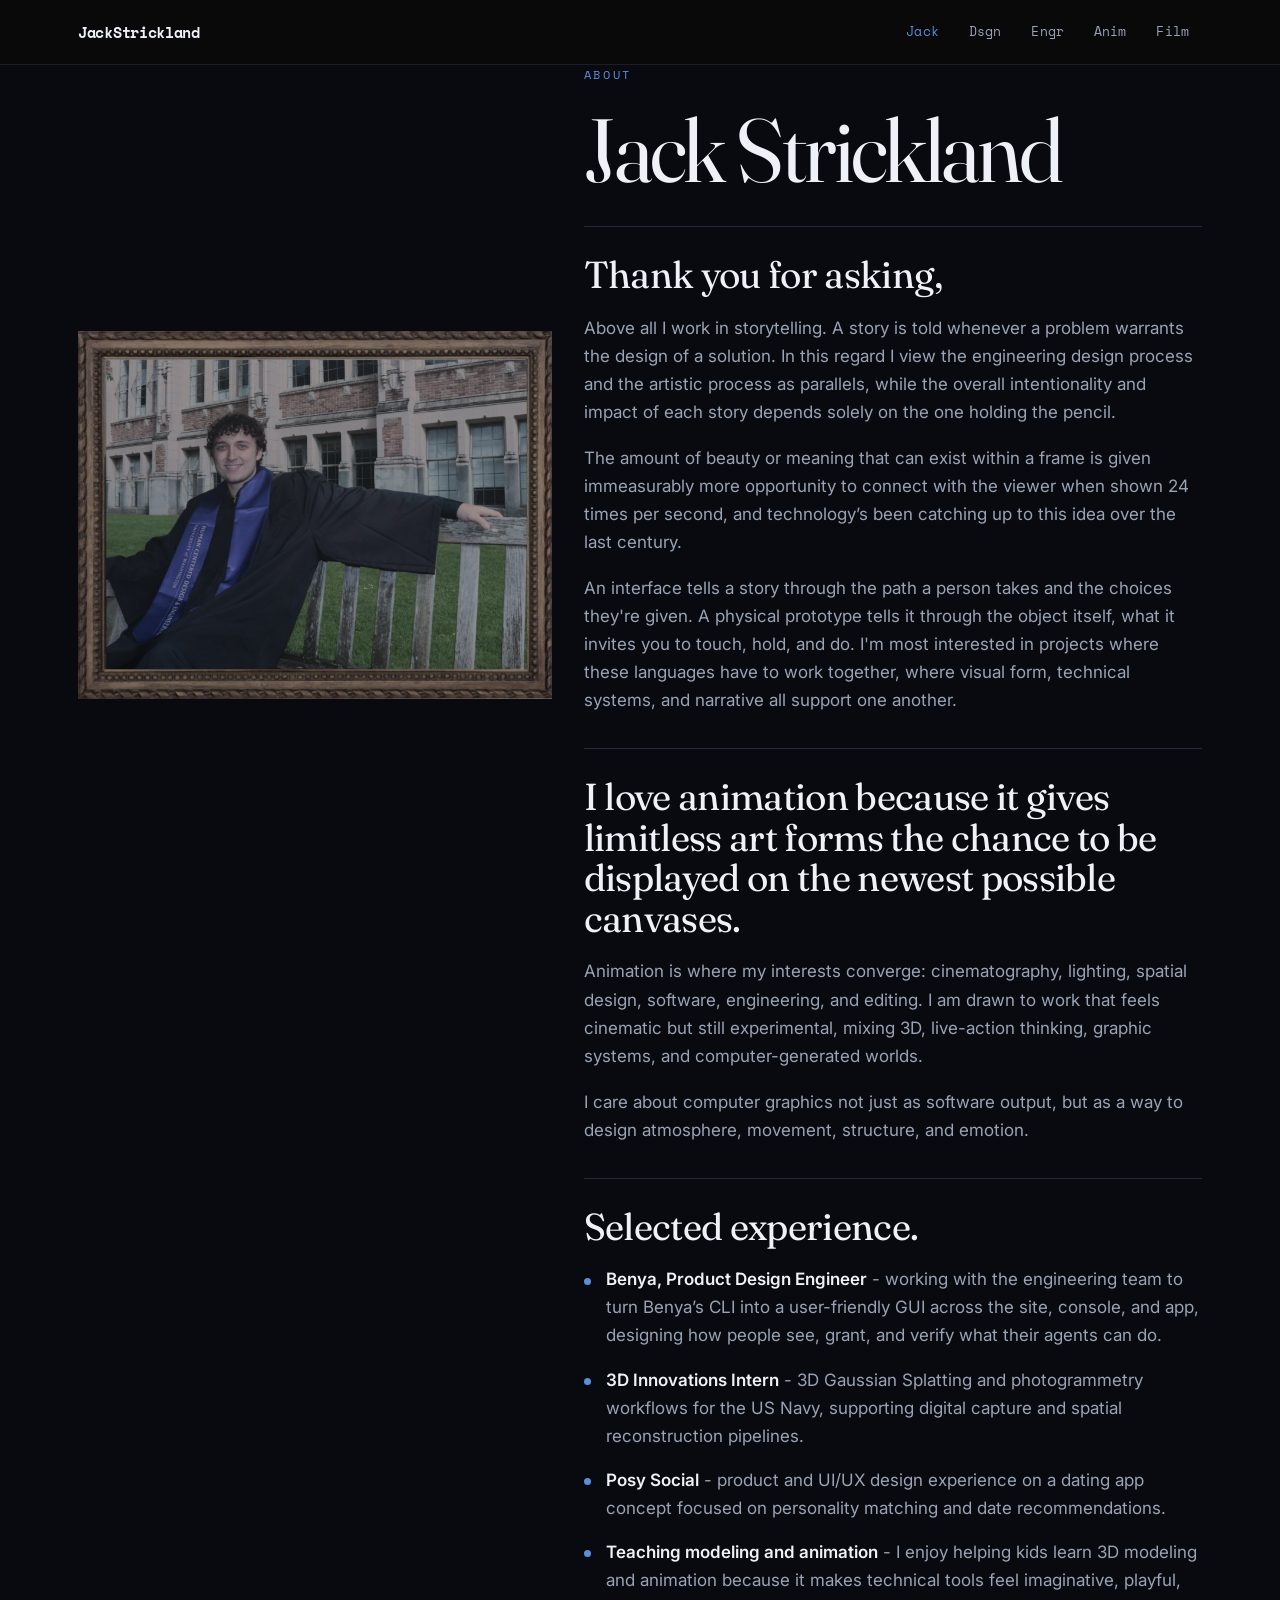
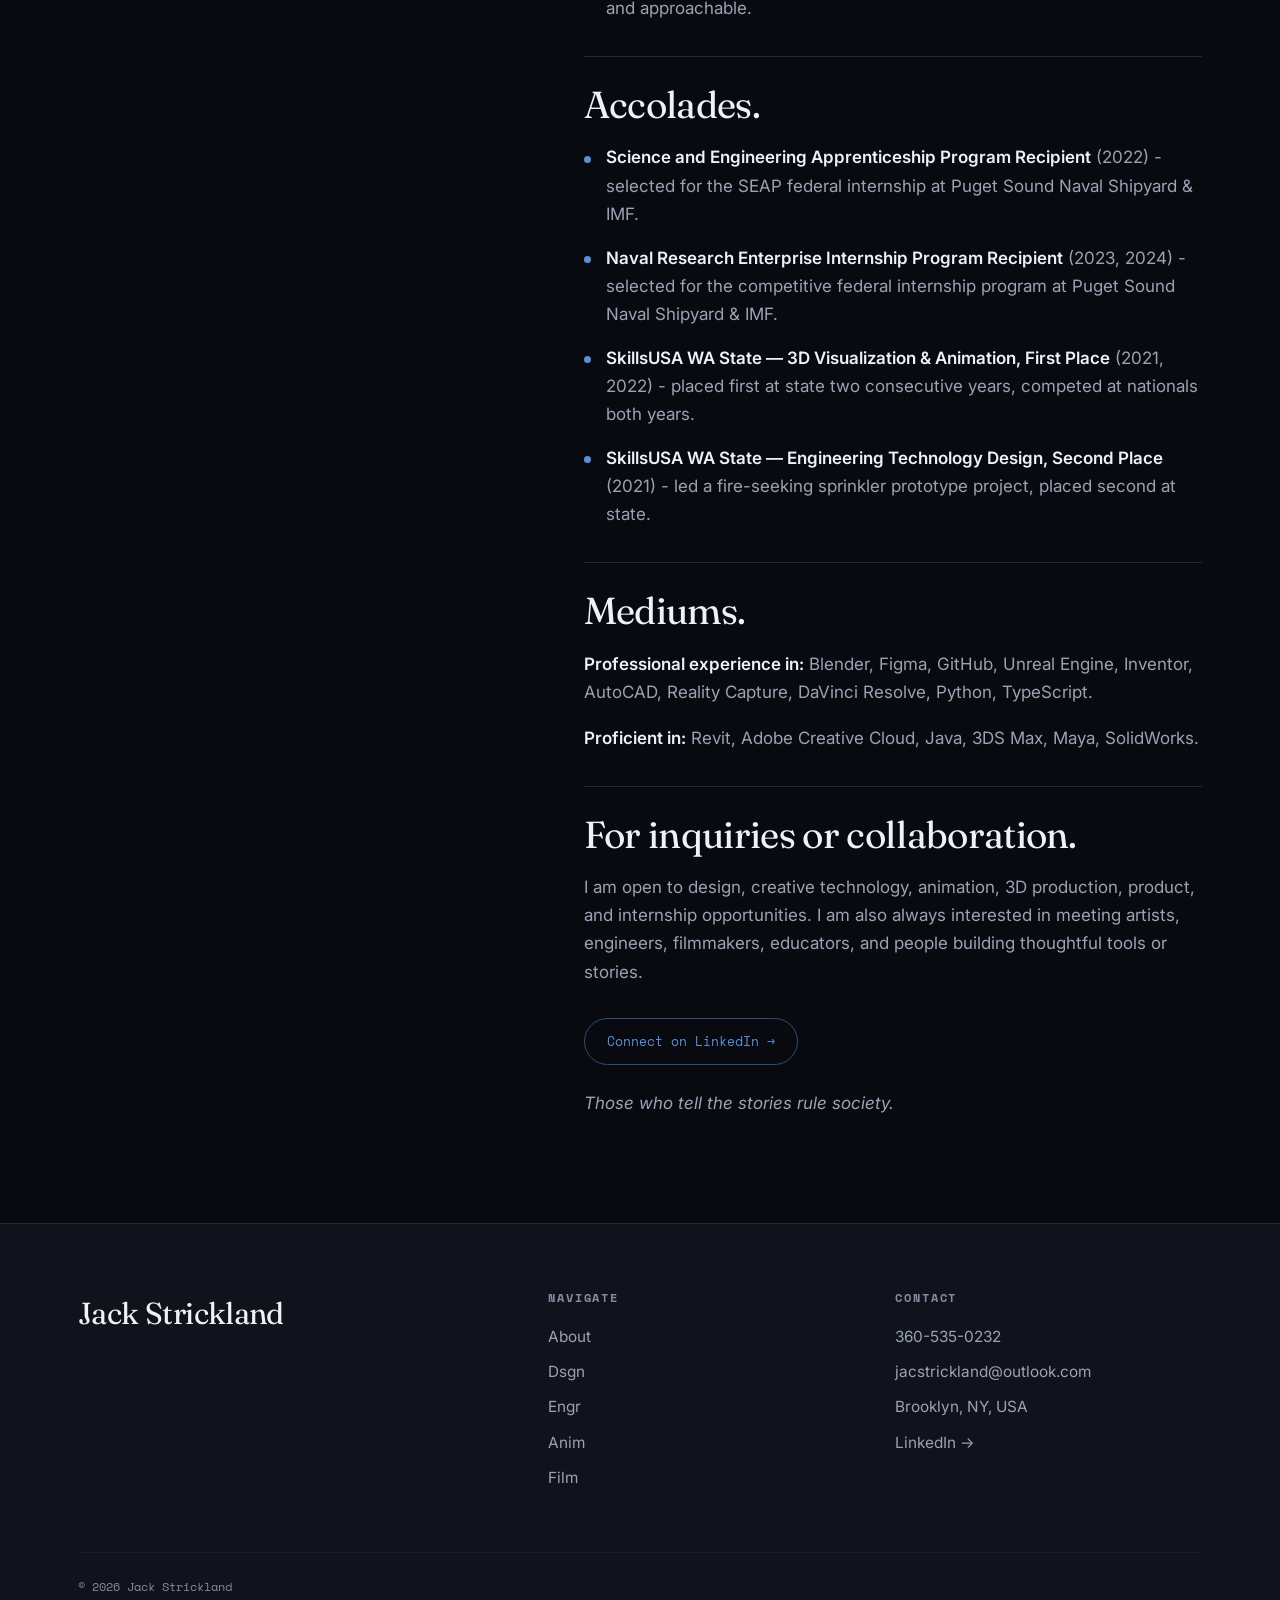
<file: about.html>
<!DOCTYPE html>
<html lang="en">
<head>
<meta charset="UTF-8">
<meta name="viewport" content="width=device-width, initial-scale=1.0">
<title>About - Jack Strickland</title>
<meta name="description" content="About Jack Strickland, a Human Centered Design & Engineering student, 3D Innovations intern, designer, animator, and filmmaker working across cinematic mixed media animation and computer graphics.">
<link rel="preconnect" href="https://fonts.googleapis.com">
<link rel="preconnect" href="https://fonts.gstatic.com" crossorigin>
<link href="https://fonts.googleapis.com/css2?family=Fraunces:ital,opsz,wght@0,9..144,300..500;1,9..144,300..500&family=Inter:wght@400;500;600&family=Space+Mono:wght@400;700&display=swap" rel="stylesheet">
<link rel="stylesheet" href="css/style.css">
</head>
<body>

<header class="nav">
  <div class="wrap nav-inner">
    <a href="index.html" class="brand">JackStrickland</a>
    <button class="nav-toggle" aria-label="Menu">&#9776;</button>
    <nav class="nav-links">
      <a href="about.html" class="active">Jack</a>
      <a href="design.html">Dsgn</a>
      <a href="engineering.html">Engr</a>
      <a href="animation.html">Anim</a>
      <a href="film.html">Film</a>
    </nav>
  </div>
</header>

<main class="info-page">
  <section class="info-hero">
    <div class="wrap info-grid">
      <div class="info-photo reveal">
        <img src="assets/images/about-photo.jpg" alt="Jack Strickland">
      </div>

      <div class="info-copy reveal">
        <p class="eyebrow">About</p>
        <h1>Jack Strickland</h1>

        <div class="info-section">
          <h2>Thank you for asking,</h2>
          <p>Above all I work in storytelling. A story is told whenever a problem warrants the design of a solution. In this regard I view the engineering design process and the artistic process as parallels, while the overall intentionality and impact of each story depends solely on the one holding the pencil.</p>
          <p>The amount of beauty or meaning that can exist within a frame is given immeasurably more opportunity to connect with the viewer when shown 24 times per second, and technology&rsquo;s been catching up to this idea over the last century.</p>
          <p>An interface tells a story through the path a person takes and the choices they're given. A physical prototype tells it through the object itself, what it invites you to touch, hold, and do. I'm most interested in projects where these languages have to work together, where visual form, technical systems, and narrative all support one another.</p>
        </div>

        <div class="info-section">
          <h2>I love animation because it gives limitless art forms the chance to be displayed on the newest possible canvases.</h2>
          <p>Animation is where my interests converge: cinematography, lighting, spatial design, software, engineering, and editing. I am drawn to work that feels cinematic but still experimental, mixing 3D, live-action thinking, graphic systems, and computer-generated worlds.</p>
          <p>I care about computer graphics not just as software output, but as a way to design atmosphere, movement, structure, and emotion.</p>
        </div>

        <div class="info-section">
          <h2>Selected experience.</h2>
          <ul class="info-list">
            <li><strong>Benya, Product Design Engineer</strong> - working with the engineering team to turn Benya&rsquo;s CLI into a user-friendly GUI across the site, console, and app, designing how people see, grant, and verify what their agents can do.</li>
            <li><strong>3D Innovations Intern</strong> - 3D Gaussian Splatting and photogrammetry workflows for the US Navy, supporting digital capture and spatial reconstruction pipelines.</li>
            <li><strong>Posy Social</strong> - product and UI/UX design experience on a dating app concept focused on personality matching and date recommendations.</li>
            <li><strong>Teaching modeling and animation</strong> - I enjoy helping kids learn 3D modeling and animation because it makes technical tools feel imaginative, playful, and approachable.</li>
          </ul>
        </div>

        <div class="info-section">
          <h2>Accolades.</h2>
          <ul class="info-list">
            <li><strong>Science and Engineering Apprenticeship Program Recipient</strong> (2022) - selected for the SEAP federal internship at Puget Sound Naval Shipyard &amp; IMF.</li>
            <li><strong>Naval Research Enterprise Internship Program Recipient</strong> (2023, 2024) - selected for the competitive federal internship program at Puget Sound Naval Shipyard &amp; IMF.</li>
            <li><strong>SkillsUSA WA State — 3D Visualization &amp; Animation, First Place</strong> (2021, 2022) - placed first at state two consecutive years, competed at nationals both years.</li>
            <li><strong>SkillsUSA WA State — Engineering Technology Design, Second Place</strong> (2021) - led a fire-seeking sprinkler prototype project, placed second at state.</li>
          </ul>
        </div>

        <div class="info-section">
          <h2>Mediums.</h2>
          <p><strong>Professional experience in:</strong> Blender, Figma, GitHub, Unreal Engine, Inventor, AutoCAD, Reality Capture, DaVinci Resolve, Python, TypeScript.</p>
          <p><strong>Proficient in:</strong> Revit, Adobe Creative Cloud, Java, 3DS Max, Maya, SolidWorks.</p>
        </div>

        <div class="info-section">
          <h2>For inquiries or collaboration.</h2>
          <p>I am open to design, creative technology, animation, 3D production, product, and internship opportunities. I am also always interested in meeting artists, engineers, filmmakers, educators, and people building thoughtful tools or stories.</p>
          <a class="about-cta" href="https://www.linkedin.com/in/jack-r-strickland-uwhcde" target="_blank" rel="noopener">Connect on LinkedIn &rarr;</a>
          <p style="margin-top:24px;font-style:italic;color:var(--fg-dim);">Those who tell the stories rule society.</p>
        </div>
      </div>
    </div>
  </section>
</main>

<footer class="footer">
  <div class="wrap">
    <div class="footer-grid">
      <div>
        <div class="brand-lg">Jack Strickland</div>
      </div>
      <div class="foot-col">
        <h4>Navigate</h4>
        <a href="about.html">About</a>
        <a href="design.html">Dsgn</a>
        <a href="engineering.html">Engr</a>
        <a href="animation.html">Anim</a>
        <a href="film.html">Film</a>
      </div>
      <div class="foot-col">
        <h4>Contact</h4>
        <a href="tel:13605350232">360-535-0232</a>
        <a href="mailto:jacstrickland@outlook.com">jacstrickland@outlook.com</a>
        <span>Brooklyn, NY, USA</span>
        <a href="https://www.linkedin.com/in/jack-r-strickland-uwhcde" target="_blank" rel="noopener">LinkedIn &rarr;</a>
      </div>
    </div>
    <div class="footer-base">
      <span>&copy; 2026 Jack Strickland</span>
    </div>
  </div>
</footer>

<script src="js/main.js"></script>
</body>
</html>
</file>
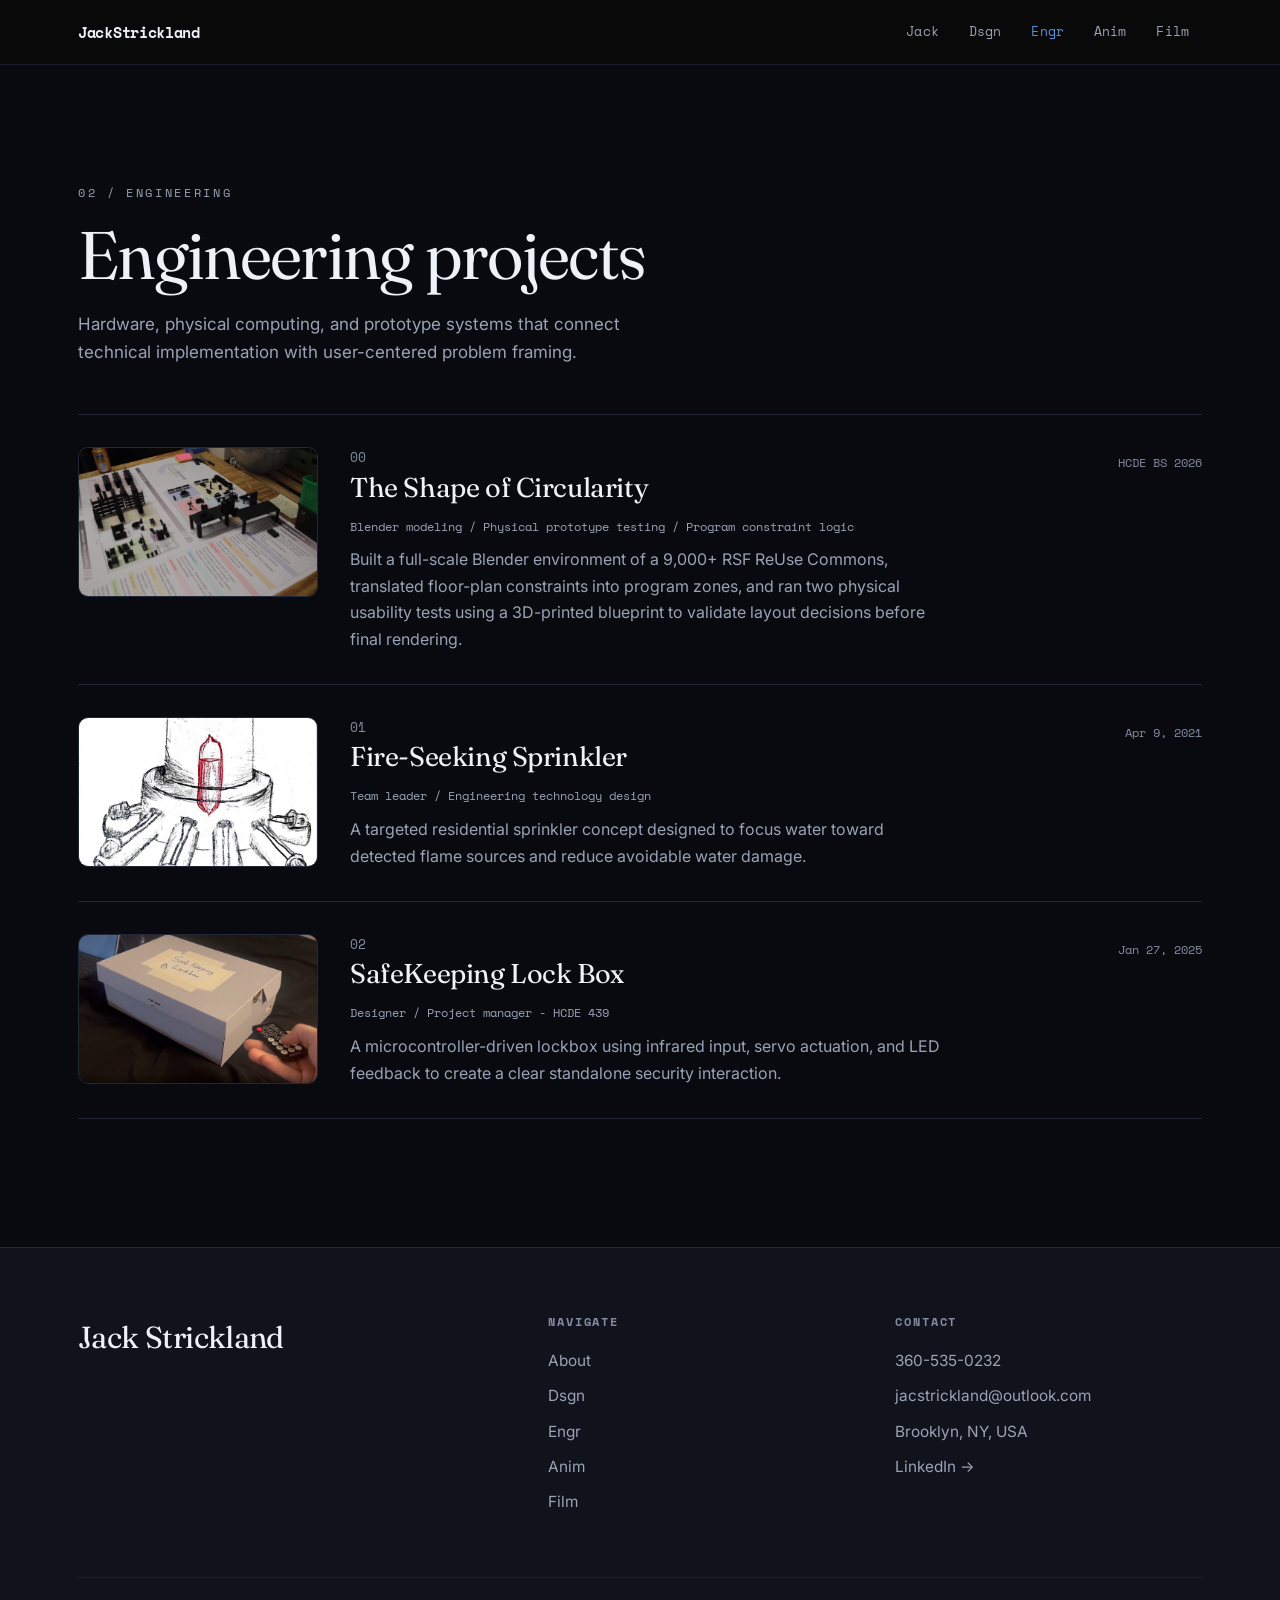
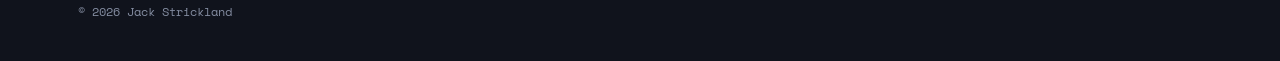
<file: engineering.html>
<!DOCTYPE html>
<html lang="en">
<head>
<meta charset="UTF-8">
<meta name="viewport" content="width=device-width, initial-scale=1.0">
<title>Engineering - Jack Strickland</title>
<meta name="description" content="Engineering and physical computing projects by Jack Strickland, including Fire-Seeking Sprinkler and SafeKeeping Lock Box.">
<link rel="preconnect" href="https://fonts.googleapis.com">
<link rel="preconnect" href="https://fonts.gstatic.com" crossorigin>
<link href="https://fonts.googleapis.com/css2?family=Fraunces:ital,opsz,wght@0,9..144,300..500;1,9..144,300..500&family=Inter:wght@400;500;600&family=Space+Mono:wght@400;700&display=swap" rel="stylesheet">
<link rel="stylesheet" href="css/style.css">
</head>
<body>

<header class="nav">
  <div class="wrap nav-inner">
    <a href="index.html" class="brand">JackStrickland</a>
    <button class="nav-toggle" aria-label="Menu">&#9776;</button>
    <nav class="nav-links">
      <a href="about.html">Jack</a>
      <a href="design.html">Dsgn</a>
      <a href="engineering.html" class="active">Engr</a>
      <a href="animation.html">Anim</a>
      <a href="film.html">Film</a>
    </nav>
  </div>
</header>

<section class="page-title">
  <div class="wrap">
    <p class="eyebrow">02 / Engineering</p>
    <h1>Engineering projects</h1>
    <p>Hardware, physical computing, and prototype systems that connect technical implementation with user-centered problem framing.</p>
  </div>
</section>

<section style="padding-top:40px;">
  <div class="wrap">
    <div class="projects">

      <a class="project reveal" href="projects/the-shape-of-circularity.html">
        <img class="thumb" src="assets/images/thumbs/soc-testing.jpg" alt="" loading="lazy" width="640" height="400">
        <span class="idx">00</span>
        <div class="body">
          <h3>The Shape of Circularity</h3>
          <p class="role">Blender modeling / Physical prototype testing / Program constraint logic</p>
          <p class="desc">Built a full-scale Blender environment of a 9,000+ RSF ReUse Commons, translated floor-plan constraints into program zones, and ran two physical usability tests using a 3D-printed blueprint to validate layout decisions before final rendering.</p>
        </div>
        <div class="meta">HCDE BS 2026<br><span class="arrow">&rarr;</span></div>
      </a>

      <a class="project reveal" href="projects/fire-seeking-sprinkler.html">
        <img class="thumb" src="assets/images/thumbs/sprinkler.jpg" alt="" loading="lazy" width="640" height="400">
        <span class="idx">01</span>
        <div class="body">
          <h3>Fire-Seeking Sprinkler</h3>
          <p class="role">Team leader / Engineering technology design</p>
          <p class="desc">A targeted residential sprinkler concept designed to focus water toward detected flame sources and reduce avoidable water damage.</p>
        </div>
        <div class="meta">Apr 9, 2021<br><span class="arrow">&rarr;</span></div>
      </a>

      <a class="project reveal" href="projects/safekeeping-lock-box.html">
        <img class="thumb" src="assets/images/thumbs/lockbox.jpg" alt="" loading="lazy" width="640" height="400">
        <span class="idx">02</span>
        <div class="body">
          <h3>SafeKeeping Lock Box</h3>
          <p class="role">Designer / Project manager - HCDE 439</p>
          <p class="desc">A microcontroller-driven lockbox using infrared input, servo actuation, and LED feedback to create a clear standalone security interaction.</p>
        </div>
        <div class="meta">Jan 27, 2025<br><span class="arrow">&rarr;</span></div>
      </a>

    </div>
  </div>
</section>

<footer class="footer">
  <div class="wrap">
    <div class="footer-grid">
      <div>
        <div class="brand-lg">Jack Strickland</div>
      </div>
      <div class="foot-col">
        <h4>Navigate</h4>
        <a href="about.html">About</a>
        <a href="design.html">Dsgn</a>
        <a href="engineering.html">Engr</a>
        <a href="animation.html">Anim</a>
        <a href="film.html">Film</a>
      </div>
      <div class="foot-col">
        <h4>Contact</h4>
        <a href="tel:13605350232">360-535-0232</a>
        <a href="mailto:jacstrickland@outlook.com">jacstrickland@outlook.com</a>
        <span>Brooklyn, NY, USA</span>
        <a href="https://www.linkedin.com/in/jack-r-strickland-uwhcde" target="_blank" rel="noopener">LinkedIn &rarr;</a>
      </div>
    </div>
    <div class="footer-base">
      <span>&copy; 2026 Jack Strickland</span>
    </div>
  </div>
</footer>

<script src="js/main.js"></script>
</body>
</html>
</file>
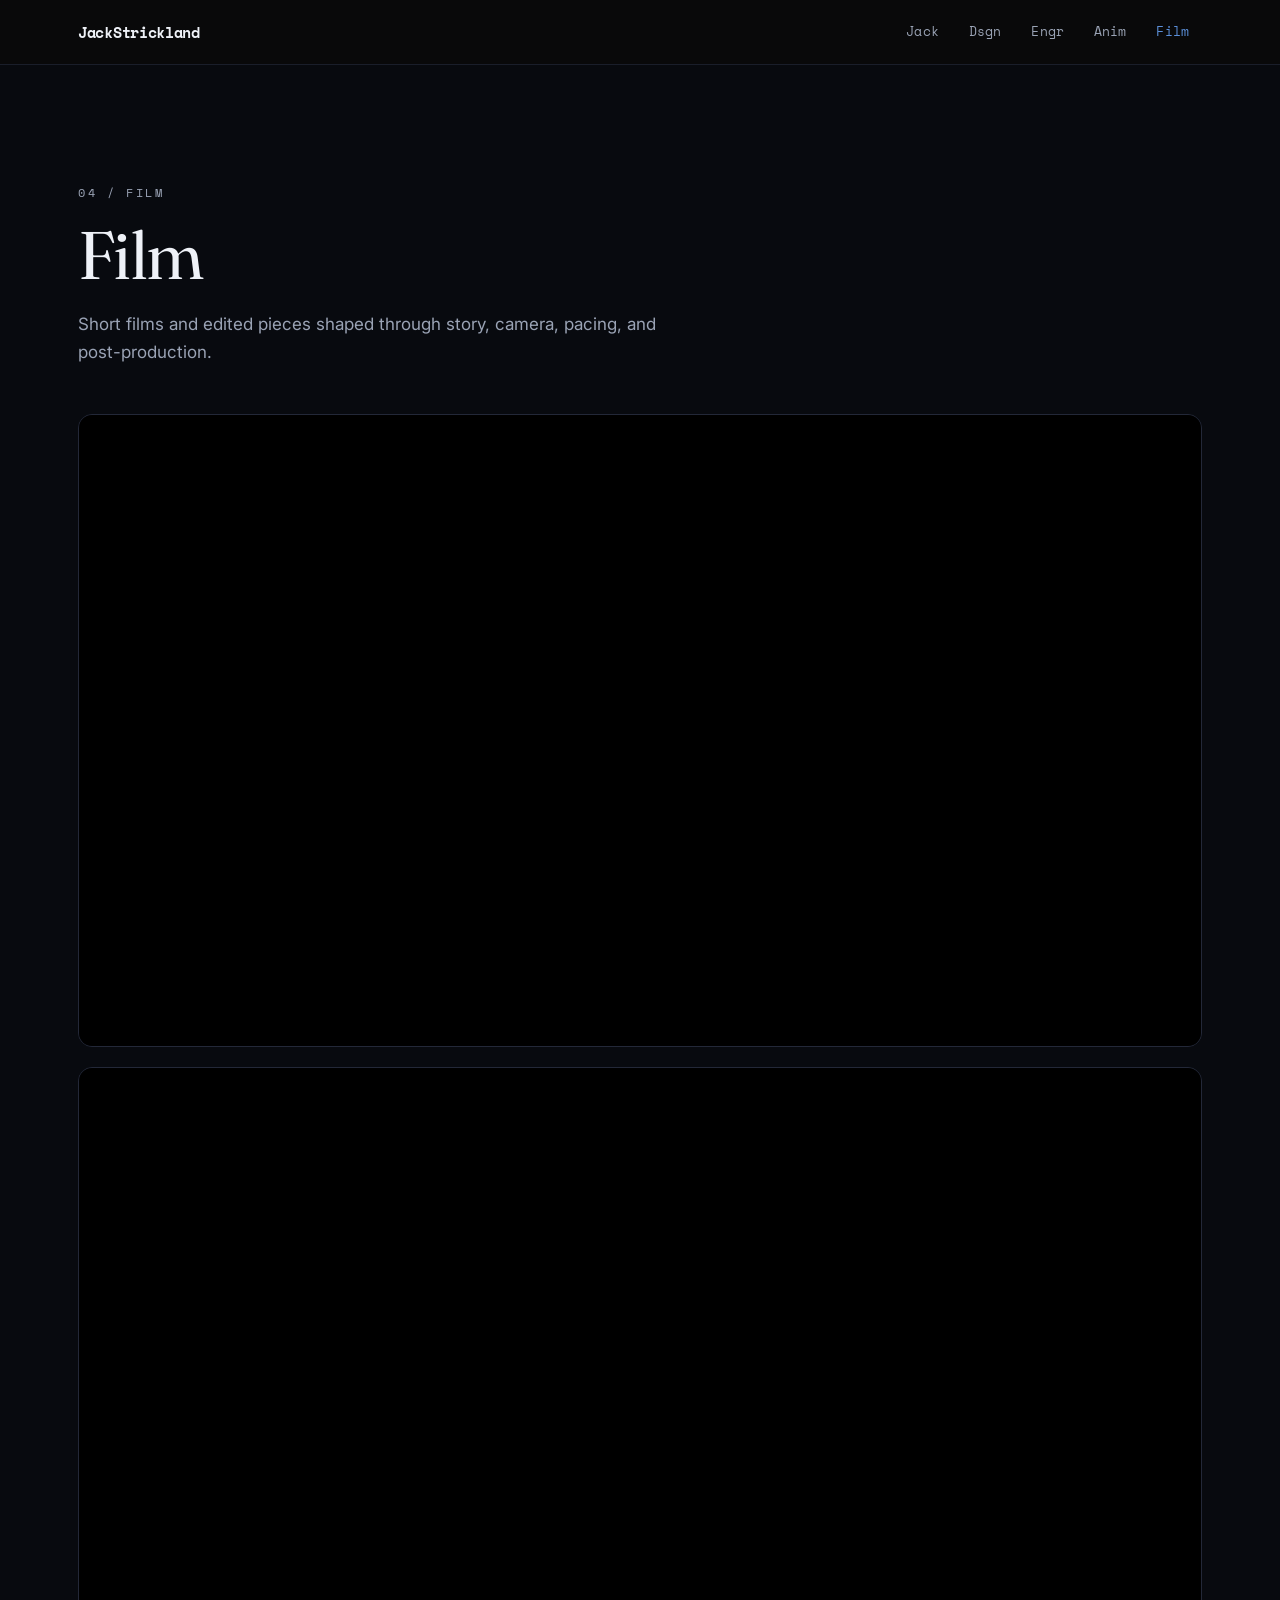
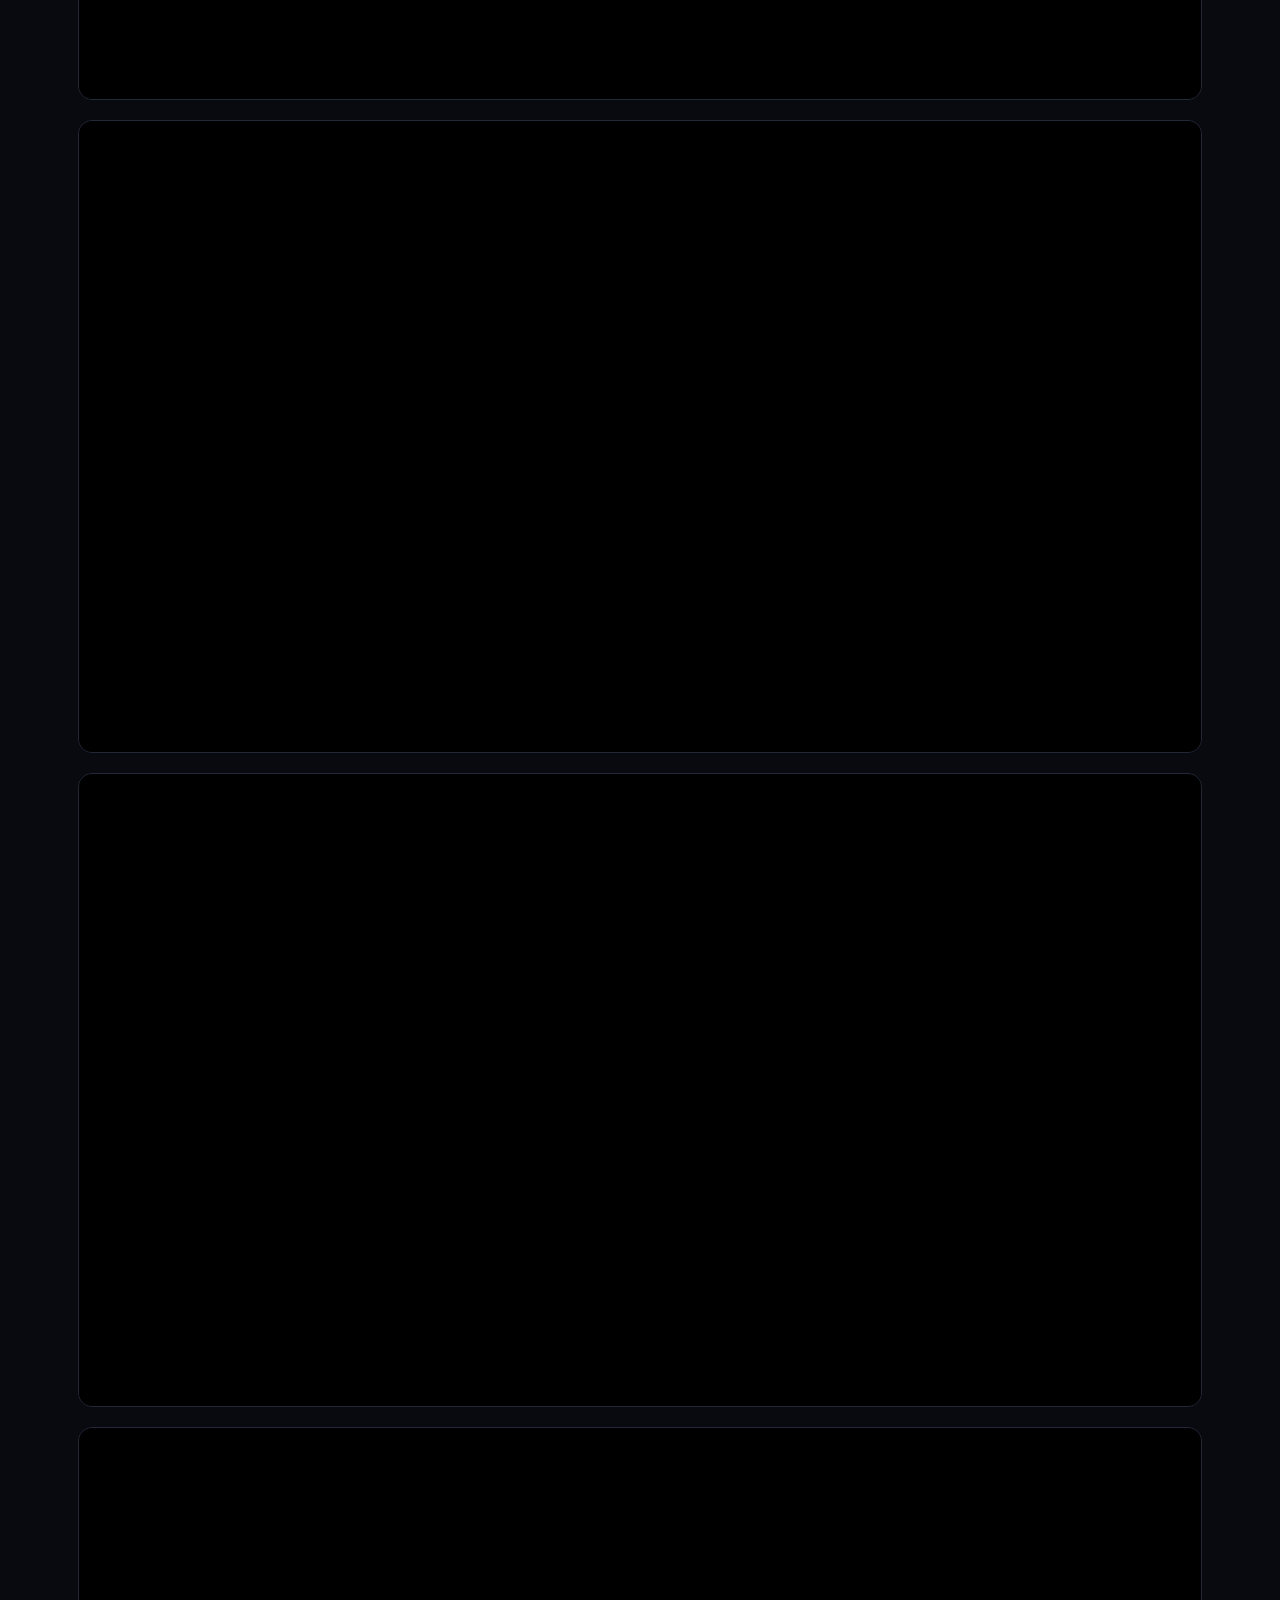
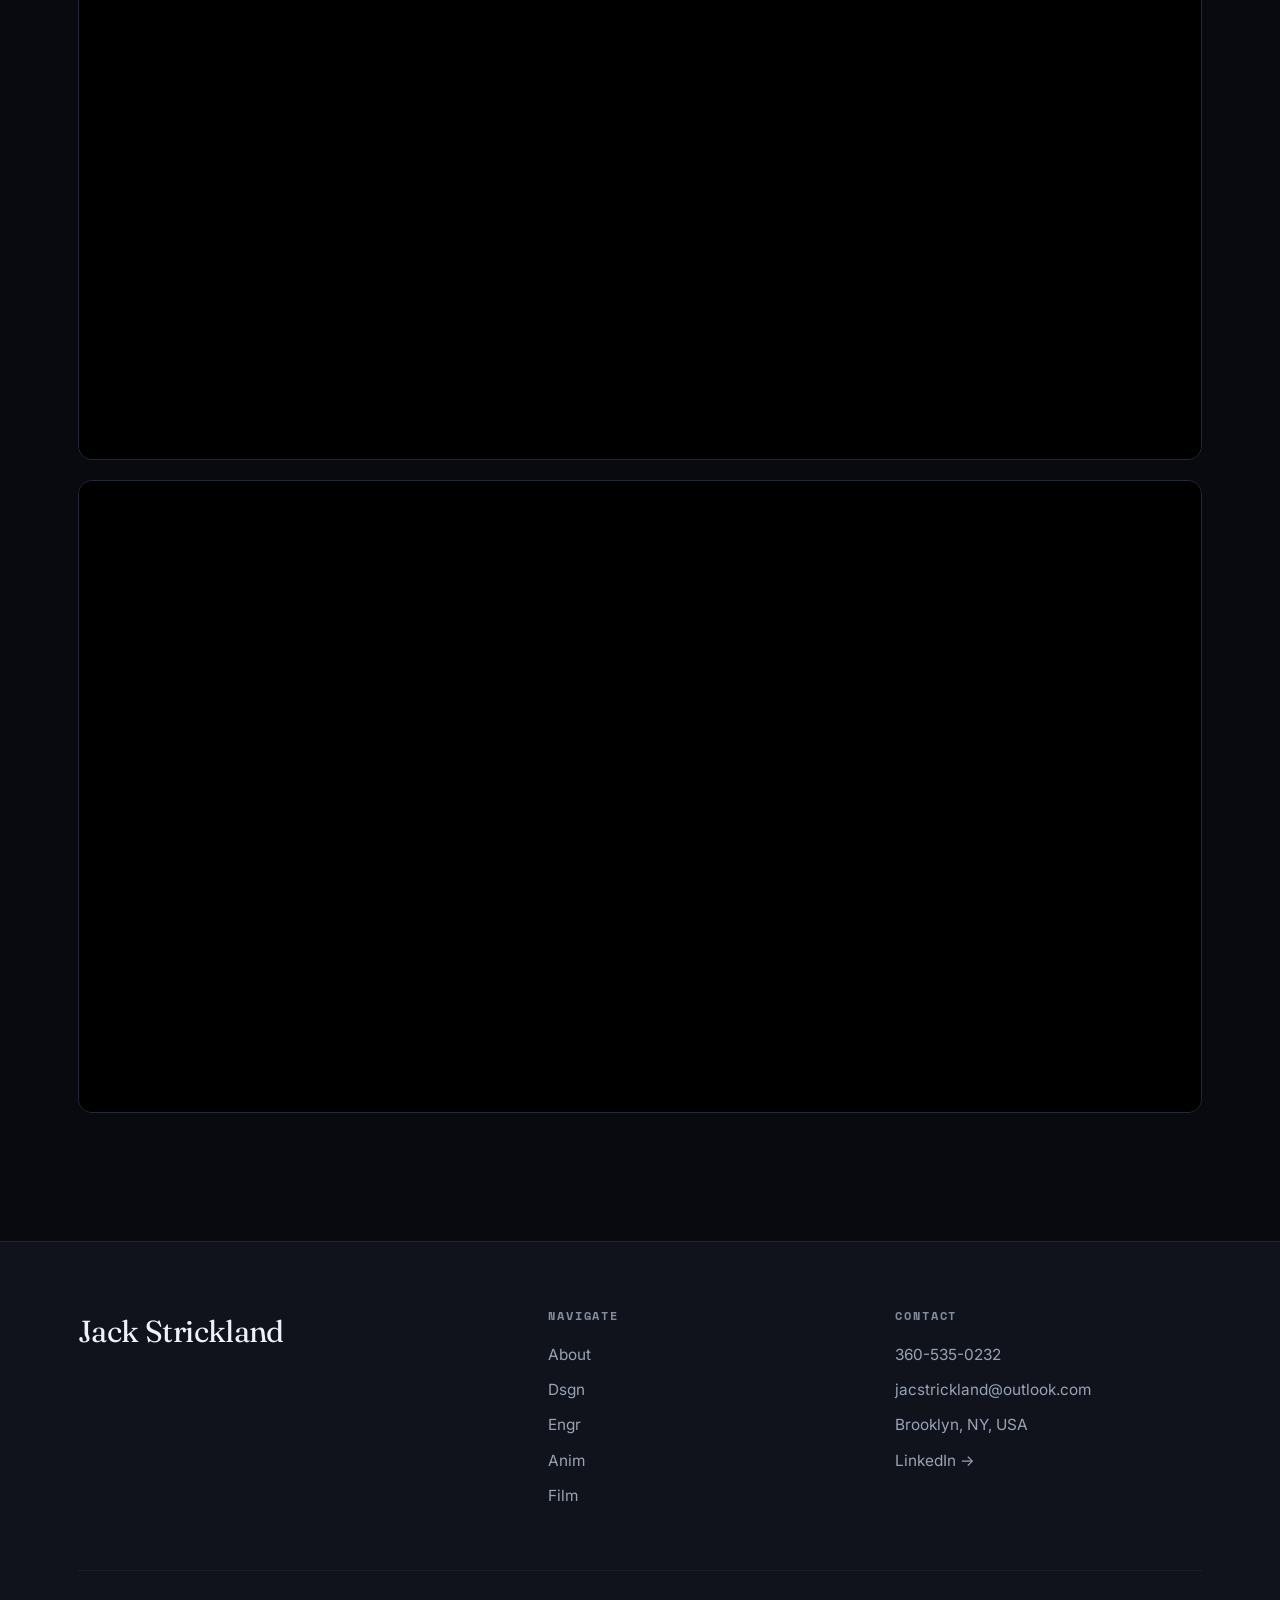
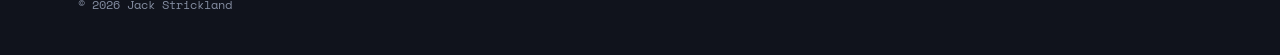
<file: film.html>
<!DOCTYPE html>
<html lang="en">
<head>
<meta charset="UTF-8">
<meta name="viewport" content="width=device-width, initial-scale=1.0">
<title>Film - Jack Strickland</title>
<meta name="description" content="Short films and edited pieces by Jack Strickland.">
<link rel="preconnect" href="https://fonts.googleapis.com">
<link rel="preconnect" href="https://fonts.gstatic.com" crossorigin>
<link href="https://fonts.googleapis.com/css2?family=Fraunces:ital,opsz,wght@0,9..144,300..500;1,9..144,300..500&family=Inter:wght@400;500;600&family=Space+Mono:wght@400;700&display=swap" rel="stylesheet">
<link rel="stylesheet" href="css/style.css">
</head>
<body>

<header class="nav">
  <div class="wrap nav-inner">
    <a href="index.html" class="brand">JackStrickland</a>
    <button class="nav-toggle" aria-label="Menu">&#9776;</button>
    <nav class="nav-links">
      <a href="about.html">Jack</a>
      <a href="design.html">Dsgn</a>
      <a href="engineering.html">Engr</a>
      <a href="animation.html">Anim</a>
      <a href="film.html" class="active">Film</a>
    </nav>
  </div>
</header>

<section class="page-title">
  <div class="wrap">
    <p class="eyebrow">04 / Film</p>
    <h1>Film</h1>
    <p>Short films and edited pieces shaped through story, camera, pacing, and post-production.</p>
  </div>
</section>

<section style="padding-top:40px;">
  <div class="wrap">
    <div class="gallery">
      <div class="tile wide reveal">
        <div class="embed">
          <iframe src="https://www.youtube.com/embed/F9c3iEEKK_U?iv_load_policy=3&rel=0&modestbranding=1&playsinline=1" title="The Shape of Circularity — Final Presentation" allow="accelerometer; autoplay; clipboard-write; encrypted-media; gyroscope; picture-in-picture" allowfullscreen loading="lazy"></iframe>
        </div>
      </div>
      <div class="tile wide reveal">
        <div class="embed">
          <iframe src="https://www.youtube.com/embed/QXLh1r9ru2g?iv_load_policy=3&rel=0&modestbranding=1&playsinline=1" title="Posy Pike Ad" allow="accelerometer; autoplay; clipboard-write; encrypted-media; gyroscope; picture-in-picture" allowfullscreen loading="lazy"></iframe>
        </div>
      </div>
      <div class="tile wide reveal">
        <div class="embed">
          <iframe src="https://www.youtube.com/embed/s5rB9AfNZ_g?iv_load_policy=3&rel=0&modestbranding=1&playsinline=1" title="Posy GasWorks Ad" allow="accelerometer; autoplay; clipboard-write; encrypted-media; gyroscope; picture-in-picture" allowfullscreen loading="lazy"></iframe>
        </div>
      </div>
      <div class="tile wide reveal">
        <div class="embed">
          <iframe src="https://www.youtube.com/embed/e_-KI3wBVD4?iv_load_policy=3&rel=0&modestbranding=1&playsinline=1" title="Animating Life" allow="accelerometer; autoplay; clipboard-write; encrypted-media; gyroscope; picture-in-picture" allowfullscreen loading="lazy"></iframe>
        </div>
      </div>
      <div class="tile wide reveal">
        <div class="embed">
          <iframe src="https://www.youtube.com/embed/8YLT4iC7QaU?iv_load_policy=3&rel=0&modestbranding=1&playsinline=1" title="Ghost in the Machine" allow="accelerometer; autoplay; clipboard-write; encrypted-media; gyroscope; picture-in-picture" allowfullscreen loading="lazy"></iframe>
        </div>
      </div>
      <div class="tile wide reveal">
        <div class="embed">
          <iframe src="https://www.youtube.com/embed/RQYA4J7G4aI?iv_load_policy=3&rel=0&modestbranding=1&playsinline=1" title="MyCro Chip" allow="accelerometer; autoplay; clipboard-write; encrypted-media; gyroscope; picture-in-picture" allowfullscreen loading="lazy"></iframe>
        </div>
      </div>
    </div>
  </div>
</section>

<footer class="footer">
  <div class="wrap">
    <div class="footer-grid">
      <div>
        <div class="brand-lg">Jack Strickland</div>
      </div>
      <div class="foot-col">
        <h4>Navigate</h4>
        <a href="about.html">About</a>
        <a href="design.html">Dsgn</a>
        <a href="engineering.html">Engr</a>
        <a href="animation.html">Anim</a>
        <a href="film.html">Film</a>
      </div>
      <div class="foot-col">
        <h4>Contact</h4>
        <a href="tel:13605350232">360-535-0232</a>
        <a href="mailto:jacstrickland@outlook.com">jacstrickland@outlook.com</a>
        <span>Brooklyn, NY, USA</span>
        <a href="https://www.linkedin.com/in/jack-r-strickland-uwhcde" target="_blank" rel="noopener">LinkedIn &rarr;</a>
      </div>
    </div>
    <div class="footer-base">
      <span>&copy; 2026 Jack Strickland</span>
    </div>
  </div>
</footer>

<script src="js/main.js"></script>
</body>
</html>
</file>
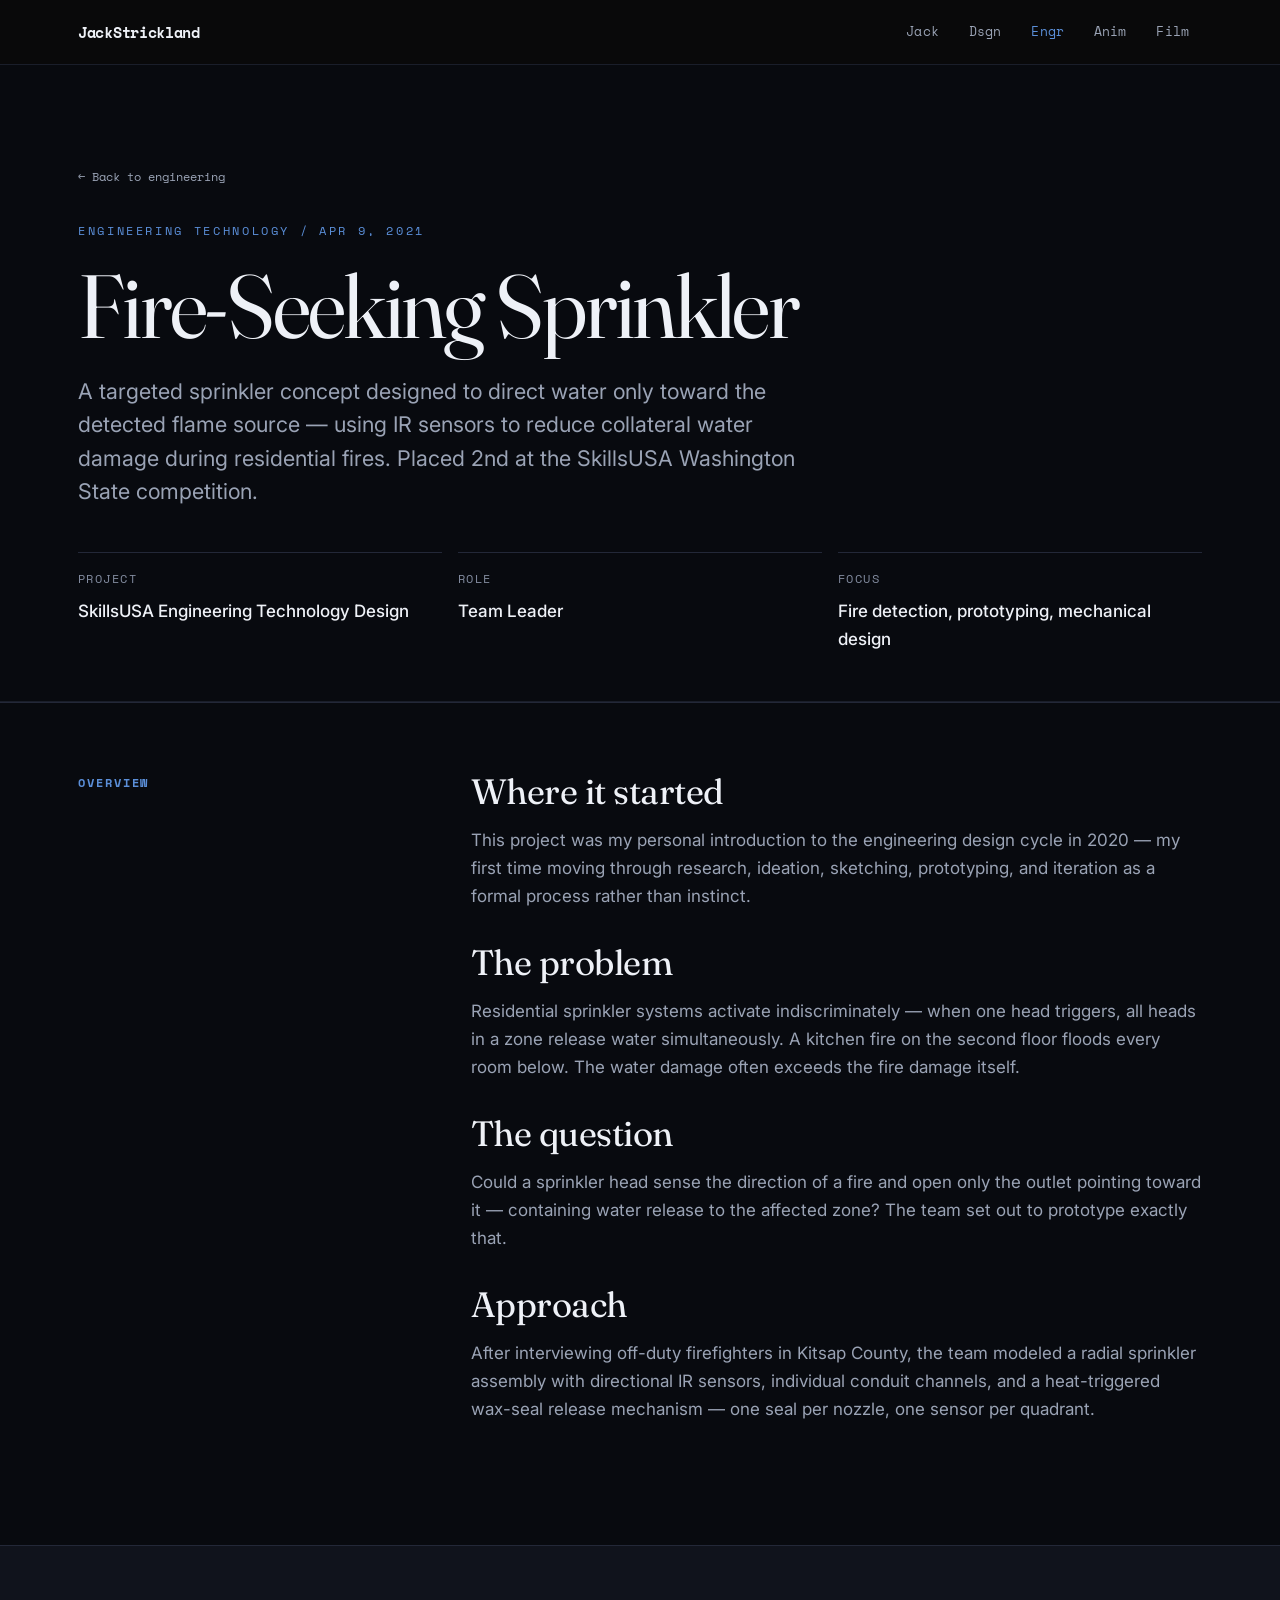
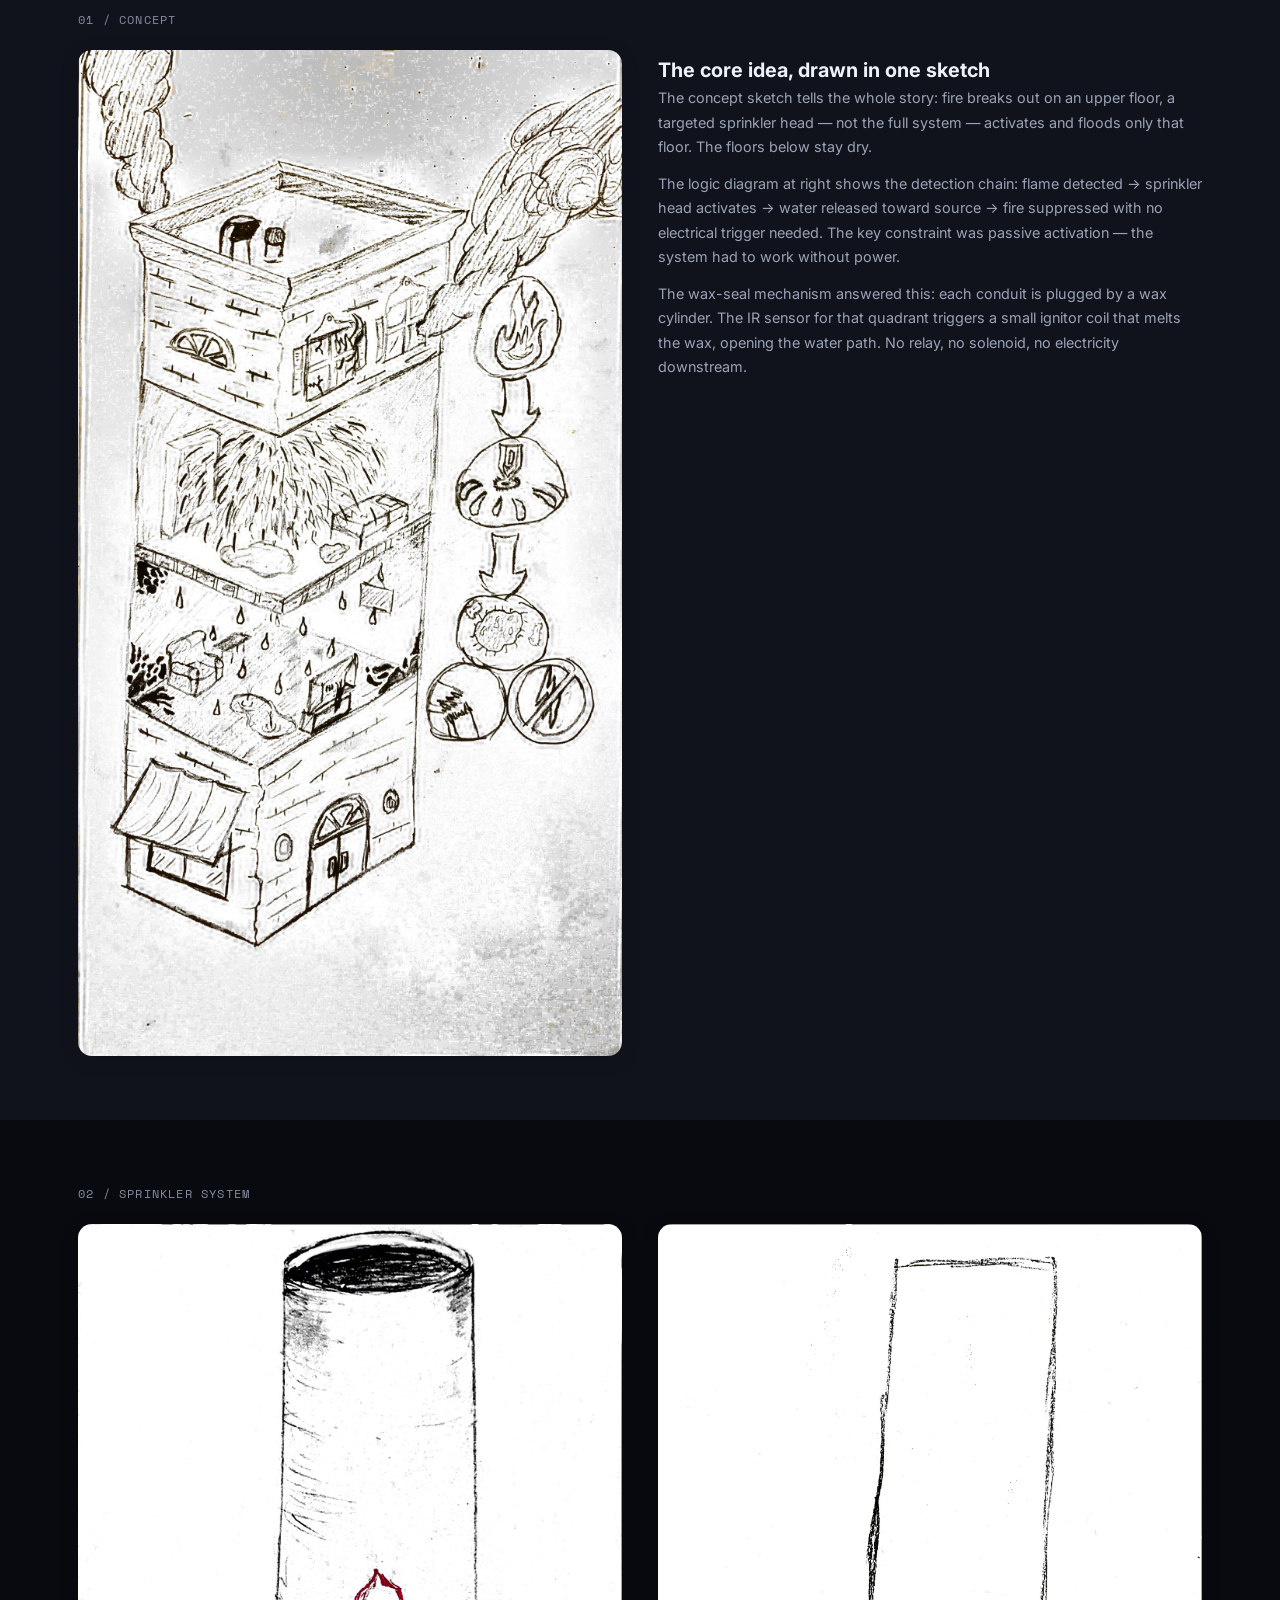
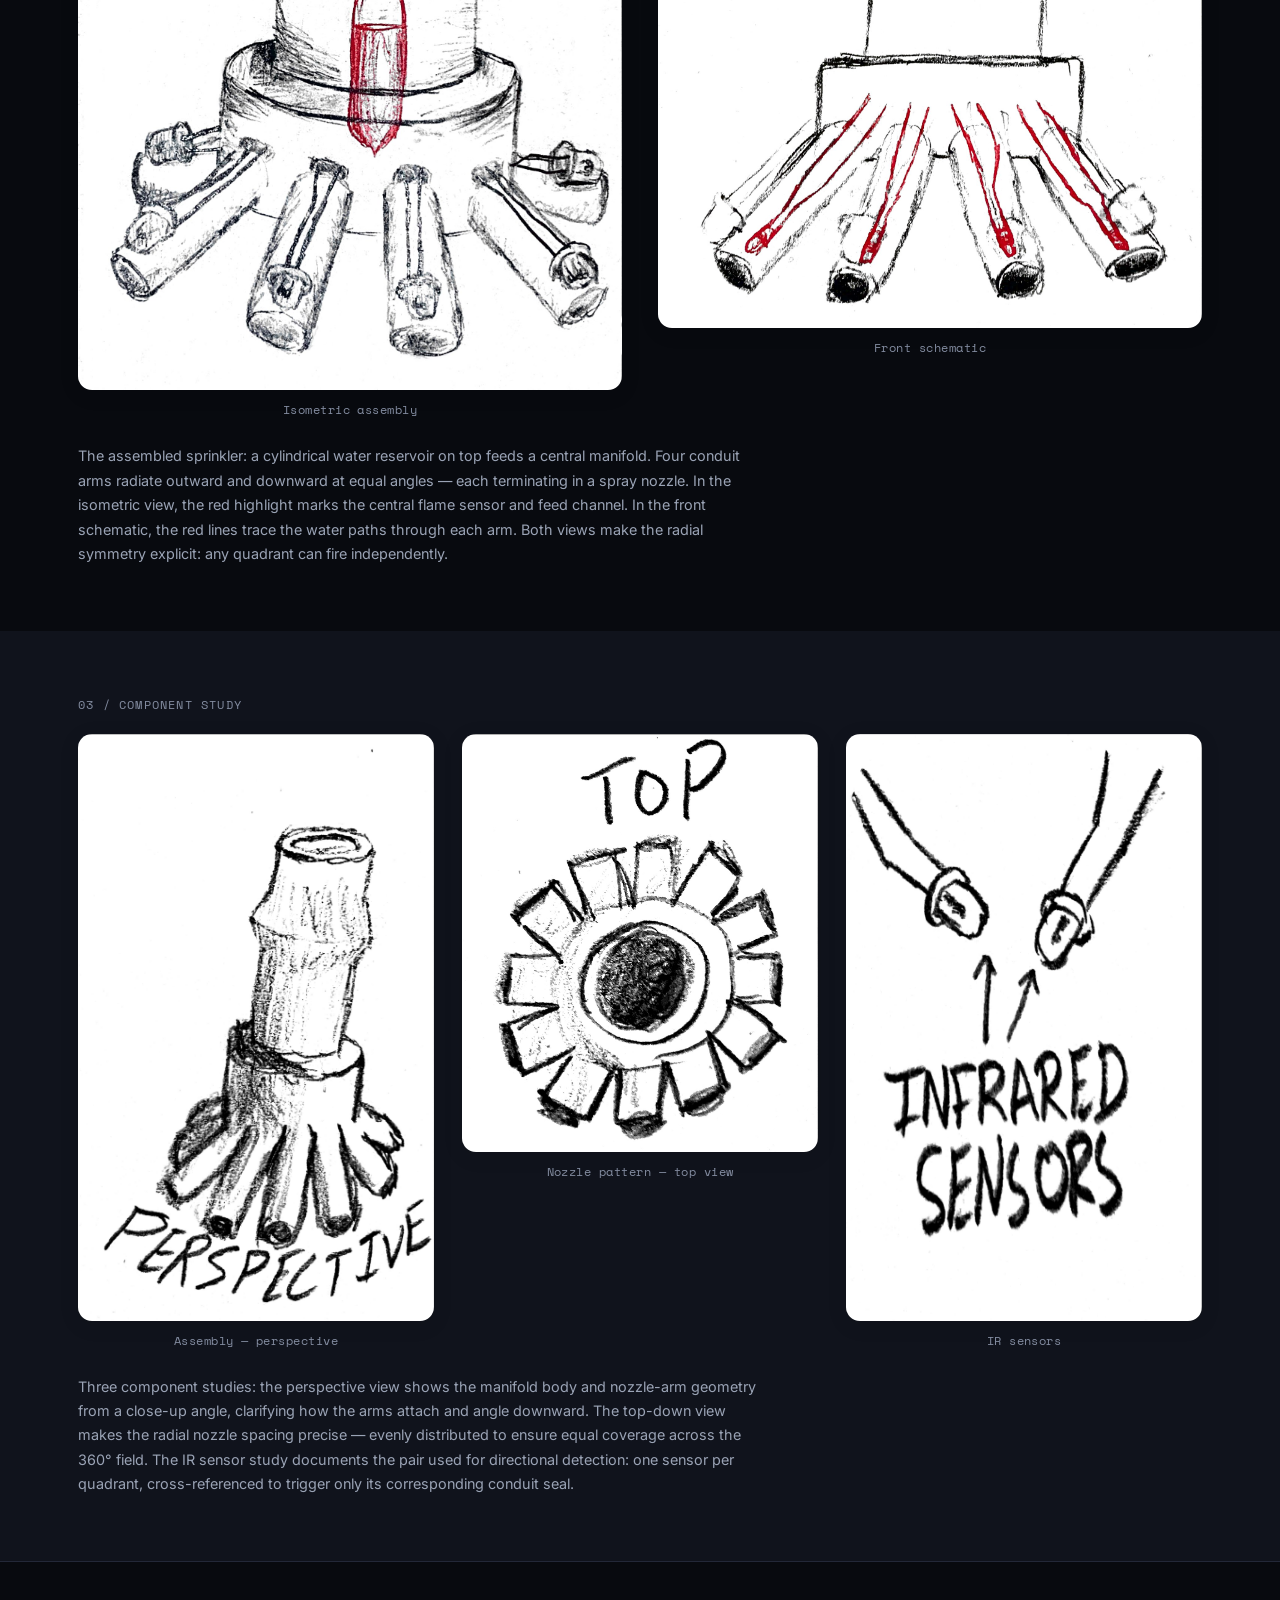
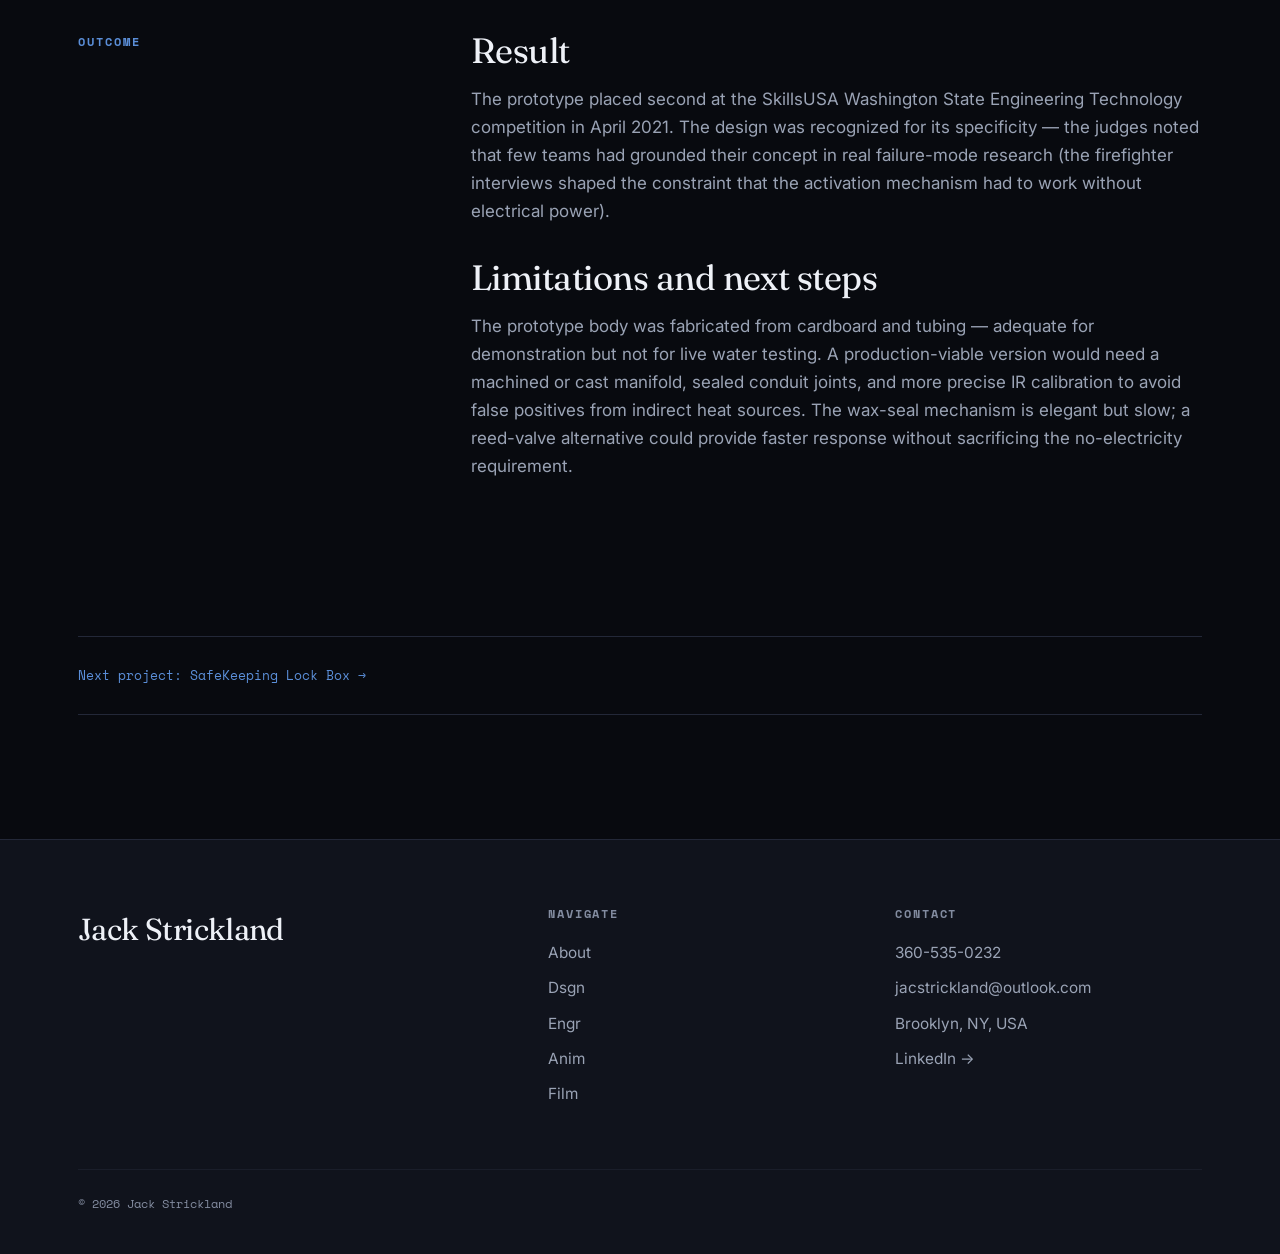
<file: projects/fire-seeking-sprinkler.html>
<!DOCTYPE html>
<html lang="en">
<head>
<meta charset="UTF-8">
<meta name="viewport" content="width=device-width, initial-scale=1.0">
<title>Fire-Seeking Sprinkler - Jack Strickland</title>
<meta name="description" content="Fire-Seeking Sprinkler case study by Jack Strickland: a targeted residential sprinkler prototype designed to reduce water damage.">
<link rel="preconnect" href="https://fonts.googleapis.com">
<link rel="preconnect" href="https://fonts.gstatic.com" crossorigin>
<link href="https://fonts.googleapis.com/css2?family=Fraunces:ital,opsz,wght@0,9..144,300..500;1,9..144,300..500&family=Inter:wght@400;500;600&family=Space+Mono:wght@400;700&display=swap" rel="stylesheet">
<link rel="stylesheet" href="../css/style.css">
</head>
<body>

<header class="nav">
  <div class="wrap nav-inner">
    <a href="../index.html" class="brand">JackStrickland</a>
    <button class="nav-toggle" aria-label="Menu">&#9776;</button>
    <nav class="nav-links">
      <a href="../about.html">Jack</a>
      <a href="../design.html">Dsgn</a>
      <a href="../engineering.html" class="active">Engr</a>
      <a href="../animation.html">Anim</a>
      <a href="../film.html">Film</a>
    </nav>
  </div>
</header>

<main class="case-study">

  <section class="case-hero">
    <div class="wrap">
      <a class="back-link" href="../engineering.html">&larr; Back to engineering</a>
      <p class="eyebrow">Engineering Technology / Apr 9, 2021</p>
      <h1>Fire-Seeking Sprinkler</h1>
      <p class="case-lead">A targeted sprinkler concept designed to direct water only toward the detected flame source — using IR sensors to reduce collateral water damage during residential fires. Placed 2nd at the SkillsUSA Washington State competition.</p>
      <div class="case-meta">
        <div><span>Project</span><strong>SkillsUSA Engineering Technology Design</strong></div>
        <div><span>Role</span><strong>Team Leader</strong></div>
        <div><span>Focus</span><strong>Fire detection, prototyping, mechanical design</strong></div>
      </div>
    </div>
  </section>

  <hr class="s-rule">

  <!-- Overview -->
  <section class="case-content">
    <div class="wrap case-grid">
      <aside><h2>Overview</h2></aside>
      <div>
        <h3>Where it started</h3>
        <p>This project was my personal introduction to the engineering design cycle in 2020 — my first time moving through research, ideation, sketching, prototyping, and iteration as a formal process rather than instinct.</p>
        <h3>The problem</h3>
        <p>Residential sprinkler systems activate indiscriminately — when one head triggers, all heads in a zone release water simultaneously. A kitchen fire on the second floor floods every room below. The water damage often exceeds the fire damage itself.</p>
        <h3>The question</h3>
        <p>Could a sprinkler head sense the direction of a fire and open only the outlet pointing toward it — containing water release to the affected zone? The team set out to prototype exactly that.</p>
        <h3>Approach</h3>
        <p>After interviewing off-duty firefighters in Kitsap County, the team modeled a radial sprinkler assembly with directional IR sensors, individual conduit channels, and a heat-triggered wax-seal release mechanism — one seal per nozzle, one sensor per quadrant.</p>
      </div>
    </div>
  </section>

  <hr class="s-rule">

  <!-- 01 Concept -->
  <section class="case-media-section" style="background:var(--bg-soft);padding:64px 0;">
    <div class="wrap">
      <span class="s-lbl">01 / Concept</span>
      <div class="s-two">
        <img class="s-sketch reveal" src="../assets/images/sprinkler-concept.jpg" alt="Fire-Seeking Sprinkler — concept sketch: fire spreading through a building and sprinklers responding selectively">
        <div style="padding-top:4px;">
          <h3 style="margin-top:0;">The core idea, drawn in one sketch</h3>
          <p class="s-note">The concept sketch tells the whole story: fire breaks out on an upper floor, a targeted sprinkler head — not the full system — activates and floods only that floor. The floors below stay dry.</p>
          <p class="s-note" style="margin-top:12px;">The logic diagram at right shows the detection chain: flame detected → sprinkler head activates → water released toward source → fire suppressed with no electrical trigger needed. The key constraint was passive activation — the system had to work without power.</p>
          <p class="s-note" style="margin-top:12px;">The wax-seal mechanism answered this: each conduit is plugged by a wax cylinder. The IR sensor for that quadrant triggers a small ignitor coil that melts the wax, opening the water path. No relay, no solenoid, no electricity downstream.</p>
        </div>
      </div>
    </div>
  </section>

  <!-- 02 Sprinkler system -->
  <section class="case-media-section" style="padding:64px 0;">
    <div class="wrap">
      <span class="s-lbl">02 / Sprinkler system</span>
      <div class="s-two">
        <div>
          <img class="s-sketch reveal" src="../assets/images/sprinkler-system-iso.jpg" alt="Fire-Seeking Sprinkler — isometric system sketch: cylindrical reservoir, central sensor, radial nozzles">
          <p class="s-cap">Isometric assembly</p>
        </div>
        <div>
          <img class="s-sketch reveal" src="../assets/images/sprinkler-system-front.jpg" alt="Fire-Seeking Sprinkler — front schematic: water tank, distribution manifold, four angled nozzles">
          <p class="s-cap">Front schematic</p>
        </div>
      </div>
      <p class="s-note" style="max-width:680px;margin-top:24px;">The assembled sprinkler: a cylindrical water reservoir on top feeds a central manifold. Four conduit arms radiate outward and downward at equal angles — each terminating in a spray nozzle. In the isometric view, the red highlight marks the central flame sensor and feed channel. In the front schematic, the red lines trace the water paths through each arm. Both views make the radial symmetry explicit: any quadrant can fire independently.</p>
    </div>
  </section>

  <!-- 03 Component detail -->
  <section class="case-media-section" style="background:var(--bg-soft);padding:64px 0;">
    <div class="wrap">
      <span class="s-lbl">03 / Component study</span>
      <div class="s-three">
        <div>
          <img class="s-sketch reveal" src="../assets/images/sprinkler-perspective.jpg" alt="Fire-Seeking Sprinkler — perspective sketch of sprinkler assembly">
          <p class="s-cap">Assembly — perspective</p>
        </div>
        <div>
          <img class="s-sketch reveal" src="../assets/images/sprinkler-top.jpg" alt="Fire-Seeking Sprinkler — top-down view of radial nozzle pattern">
          <p class="s-cap">Nozzle pattern — top view</p>
        </div>
        <div>
          <img class="s-sketch reveal" src="../assets/images/sprinkler-sensors.jpg" alt="Fire-Seeking Sprinkler — infrared sensor components">
          <p class="s-cap">IR sensors</p>
        </div>
      </div>
      <p class="s-note" style="max-width:680px;margin-top:24px;">Three component studies: the perspective view shows the manifold body and nozzle-arm geometry from a close-up angle, clarifying how the arms attach and angle downward. The top-down view makes the radial nozzle spacing precise — evenly distributed to ensure equal coverage across the 360° field. The IR sensor study documents the pair used for directional detection: one sensor per quadrant, cross-referenced to trigger only its corresponding conduit seal.</p>
    </div>
  </section>

  <hr class="s-rule">

  <!-- Reflection -->
  <section class="case-content">
    <div class="wrap case-grid">
      <aside><h2>Outcome</h2></aside>
      <div>
        <h3>Result</h3>
        <p>The prototype placed second at the SkillsUSA Washington State Engineering Technology competition in April 2021. The design was recognized for its specificity — the judges noted that few teams had grounded their concept in real failure-mode research (the firefighter interviews shaped the constraint that the activation mechanism had to work without electrical power).</p>
        <h3>Limitations and next steps</h3>
        <p>The prototype body was fabricated from cardboard and tubing — adequate for demonstration but not for live water testing. A production-viable version would need a machined or cast manifold, sealed conduit joints, and more precise IR calibration to avoid false positives from indirect heat sources. The wax-seal mechanism is elegant but slow; a reed-valve alternative could provide faster response without sacrificing the no-electricity requirement.</p>
      </div>
    </div>
  </section>

  <section class="next-work">
    <div class="wrap">
      <a href="safekeeping-lock-box.html">Next project: SafeKeeping Lock Box &rarr;</a>
    </div>
  </section>

</main>

<footer class="footer">
  <div class="wrap">
    <div class="footer-grid">
      <div>
        <div class="brand-lg">Jack Strickland</div>
      </div>
      <div class="foot-col">
        <h4>Navigate</h4>
        <a href="../about.html">About</a>
        <a href="../design.html">Dsgn</a>
        <a href="../engineering.html">Engr</a>
        <a href="../animation.html">Anim</a>
        <a href="../film.html">Film</a>
      </div>
      <div class="foot-col">
        <h4>Contact</h4>
        <a href="tel:13605350232">360-535-0232</a>
        <a href="mailto:jacstrickland@outlook.com">jacstrickland@outlook.com</a>
        <span>Brooklyn, NY, USA</span>
        <a href="https://www.linkedin.com/in/jack-r-strickland-uwhcde" target="_blank" rel="noopener">LinkedIn &rarr;</a>
      </div>
    </div>
    <div class="footer-base">
      <span>&copy; 2026 Jack Strickland</span>
    </div>
  </div>
</footer>

<script src="../js/main.js"></script>
</body>
</html>
</file>
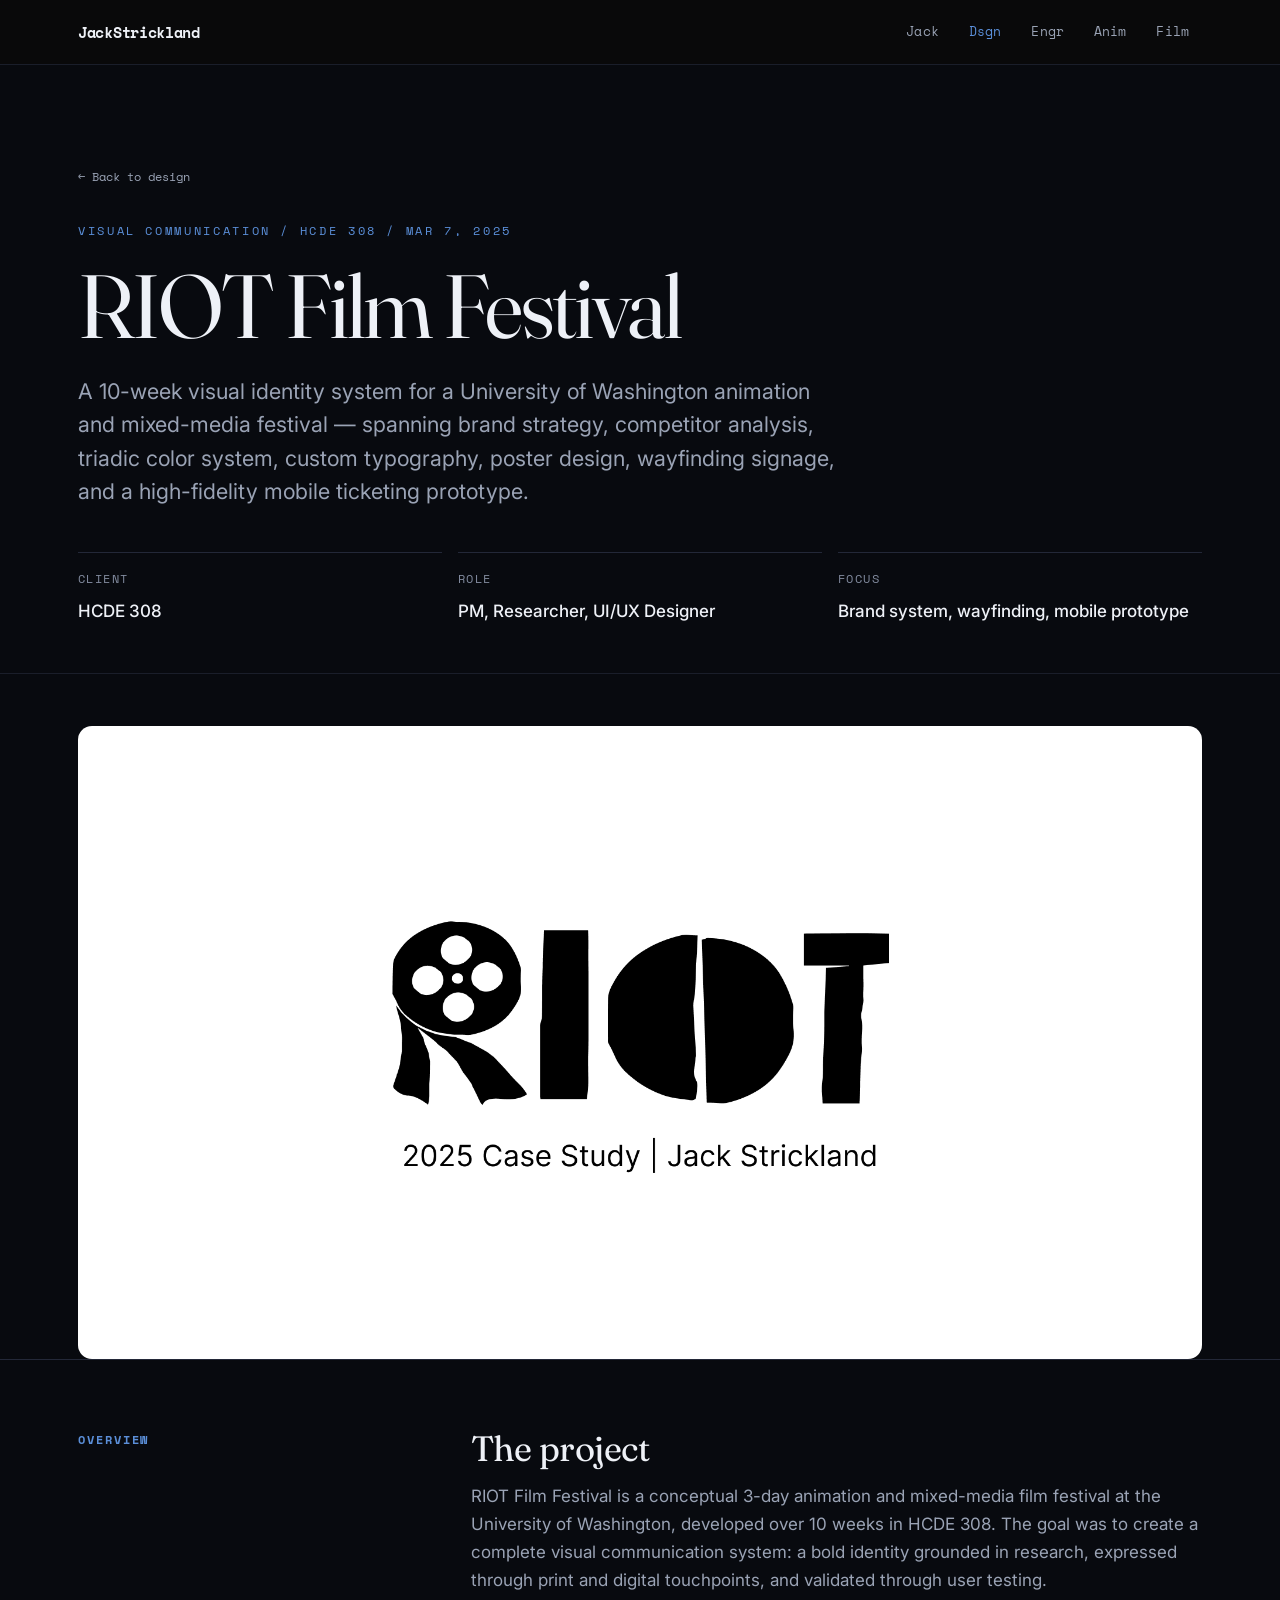
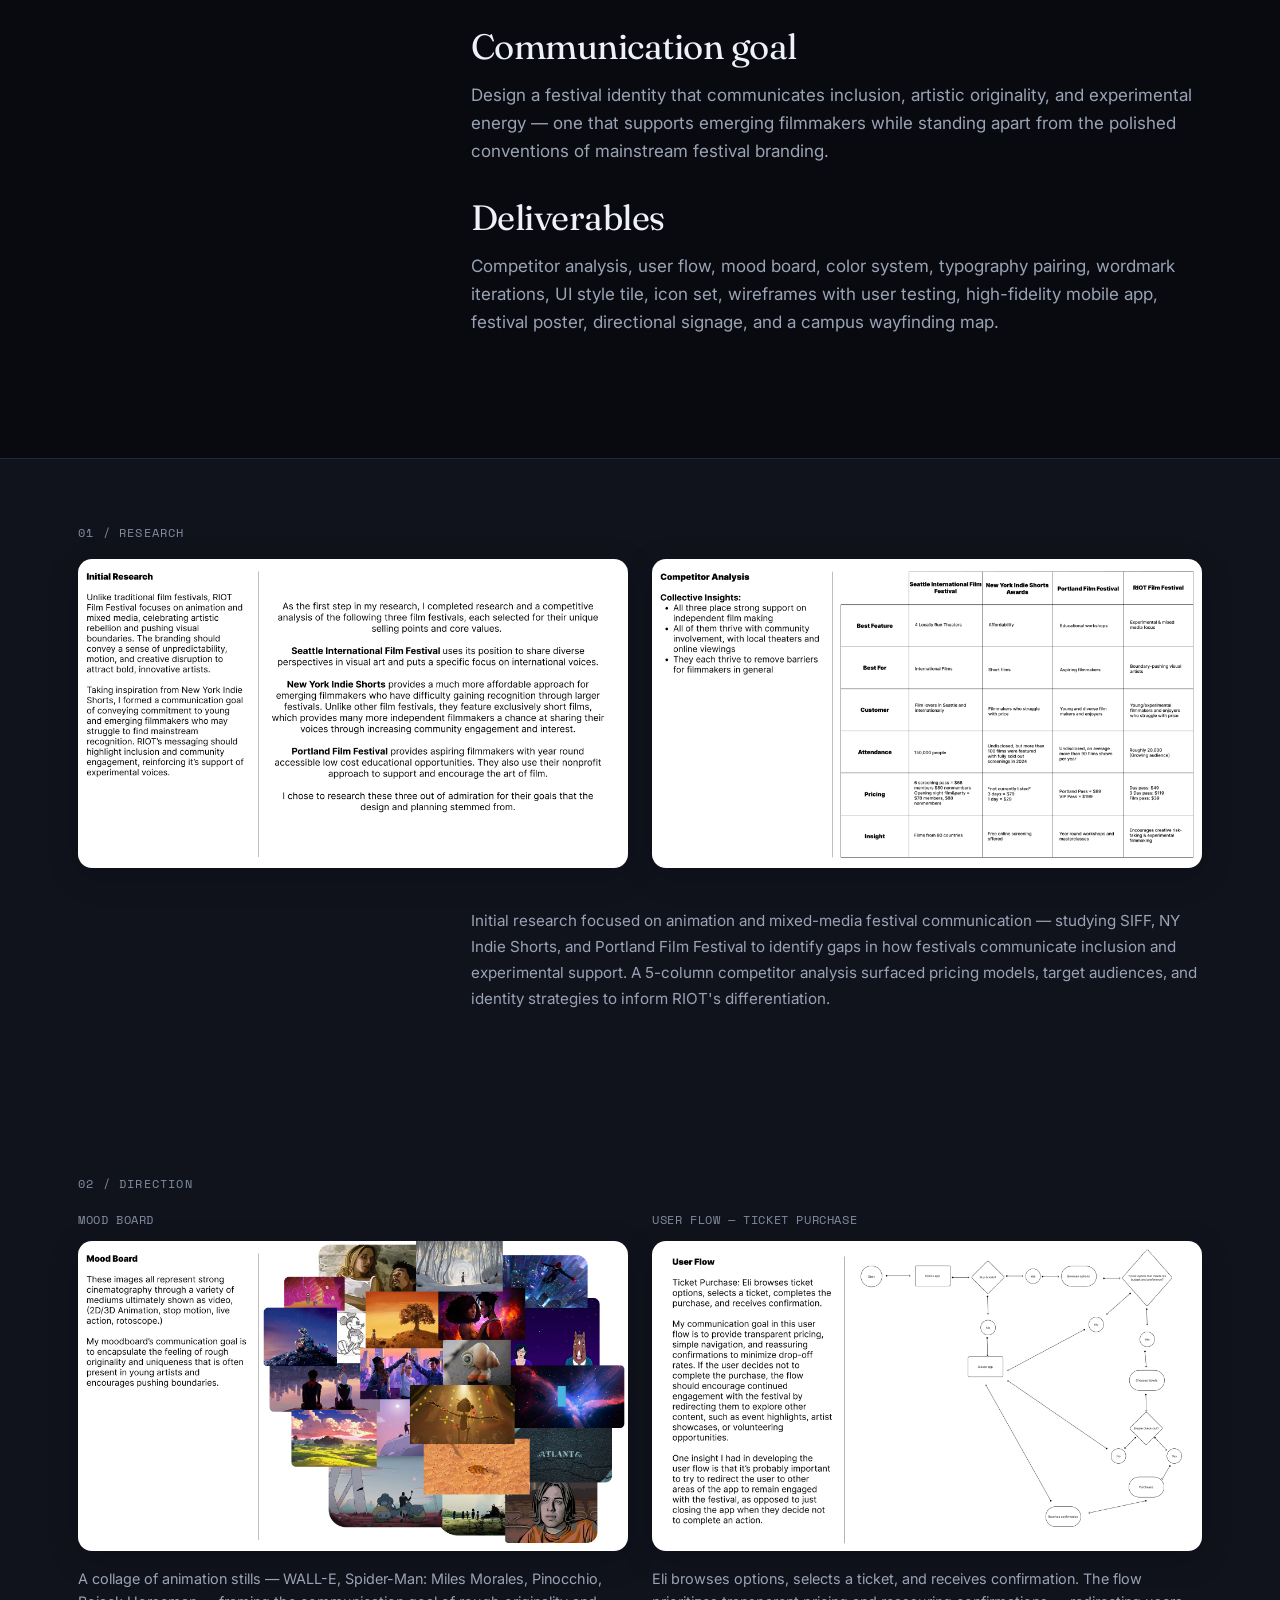
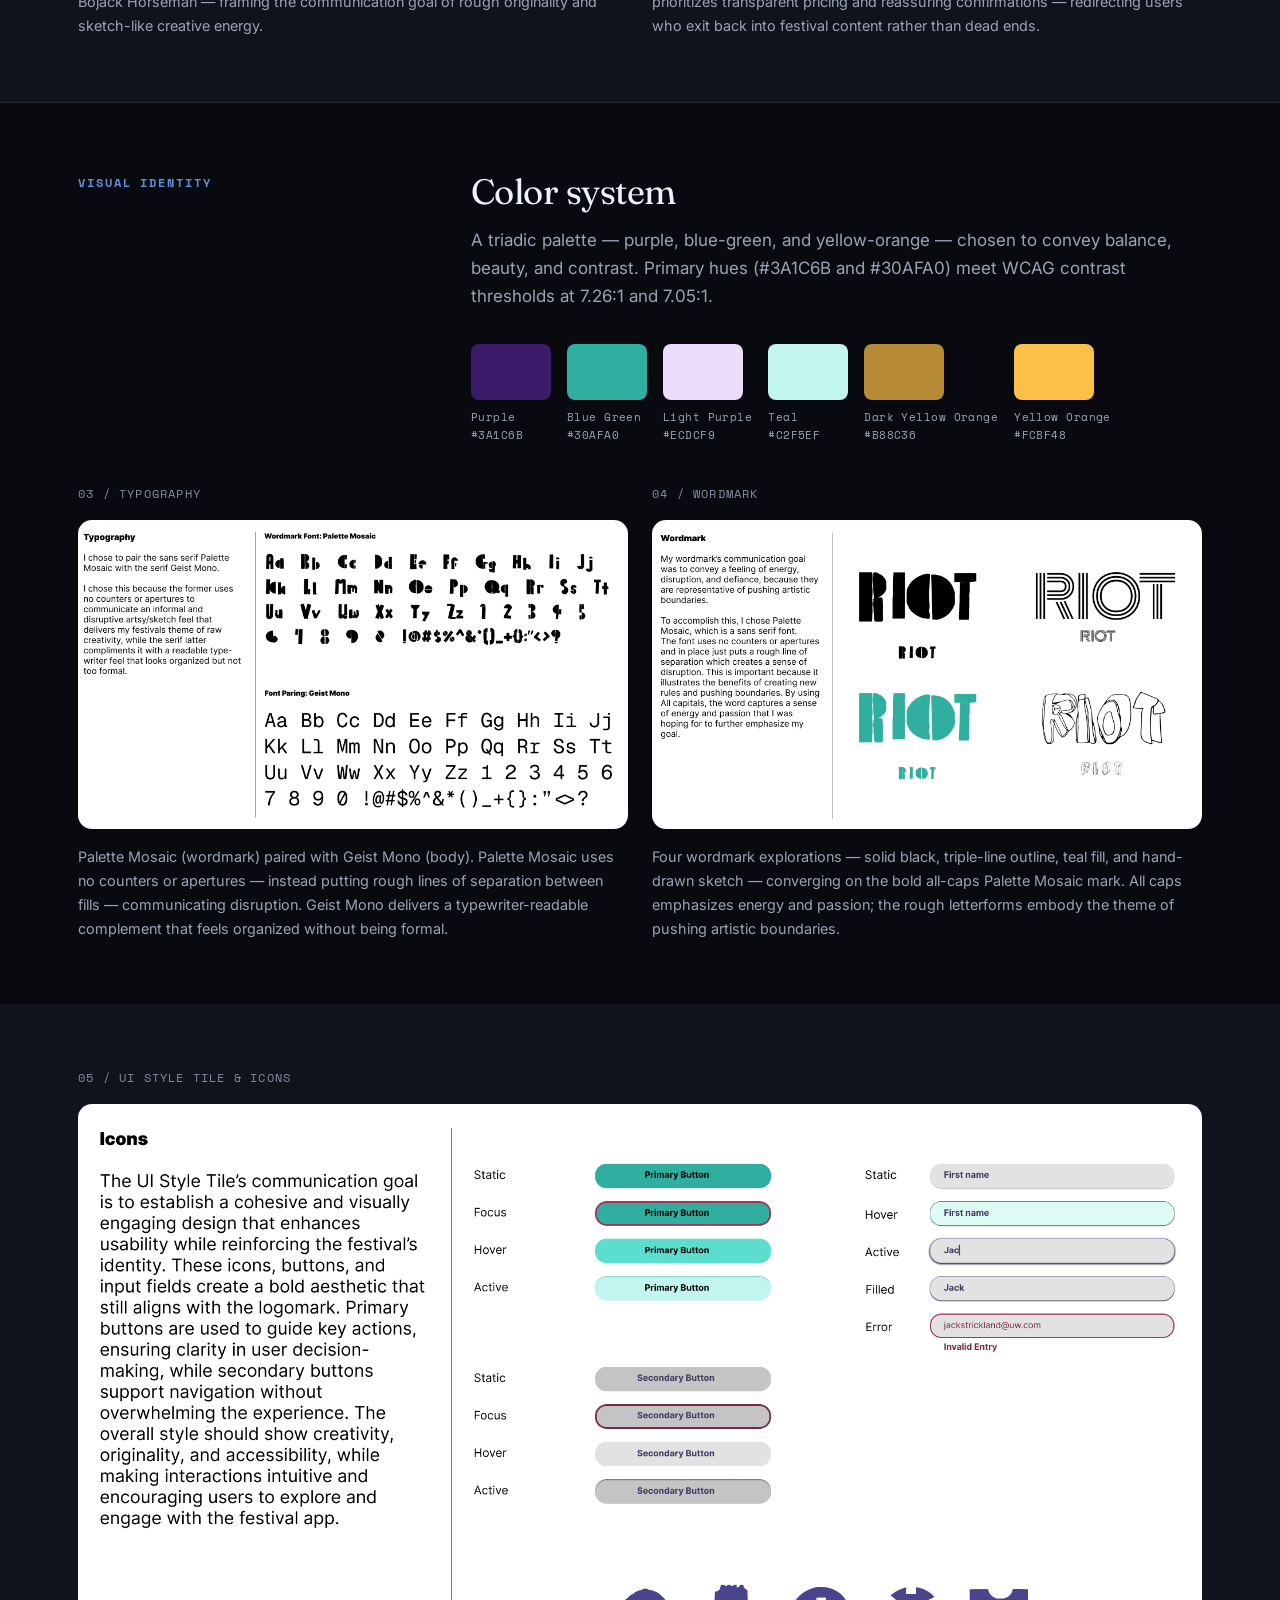
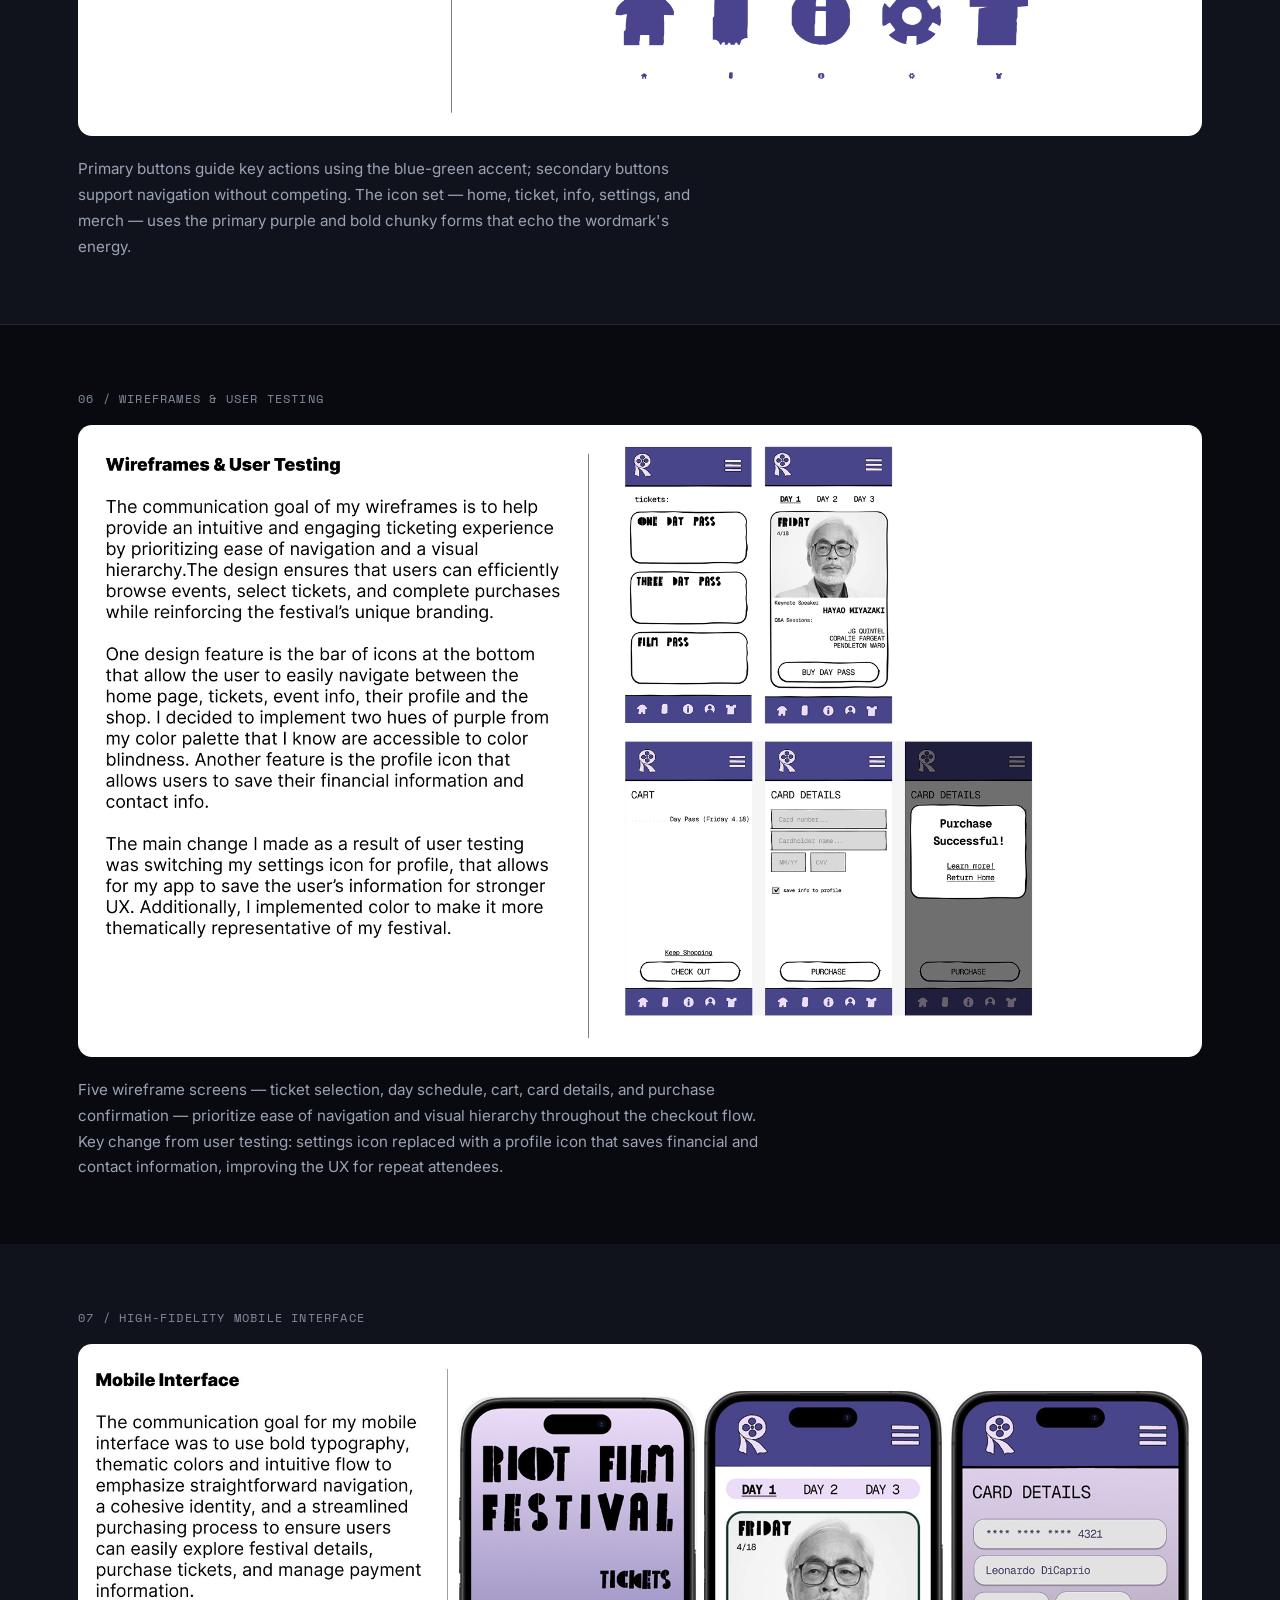
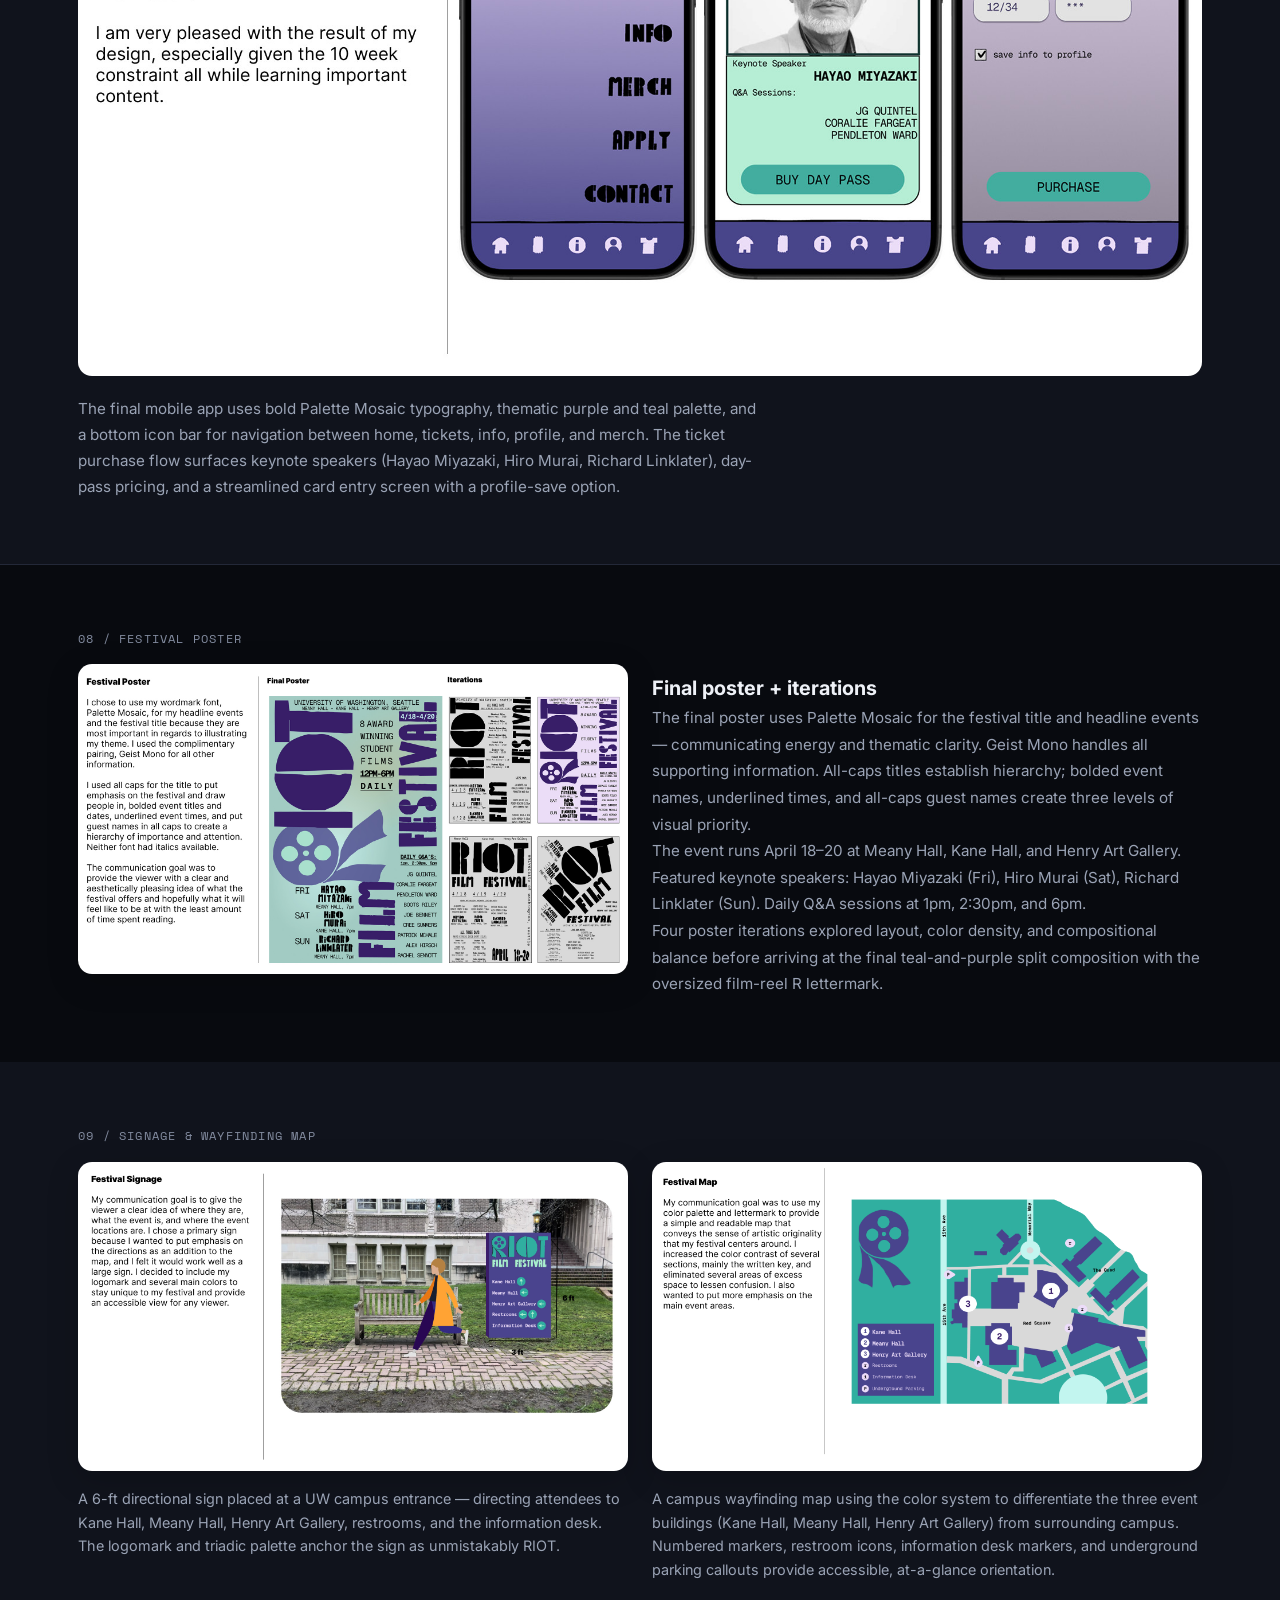
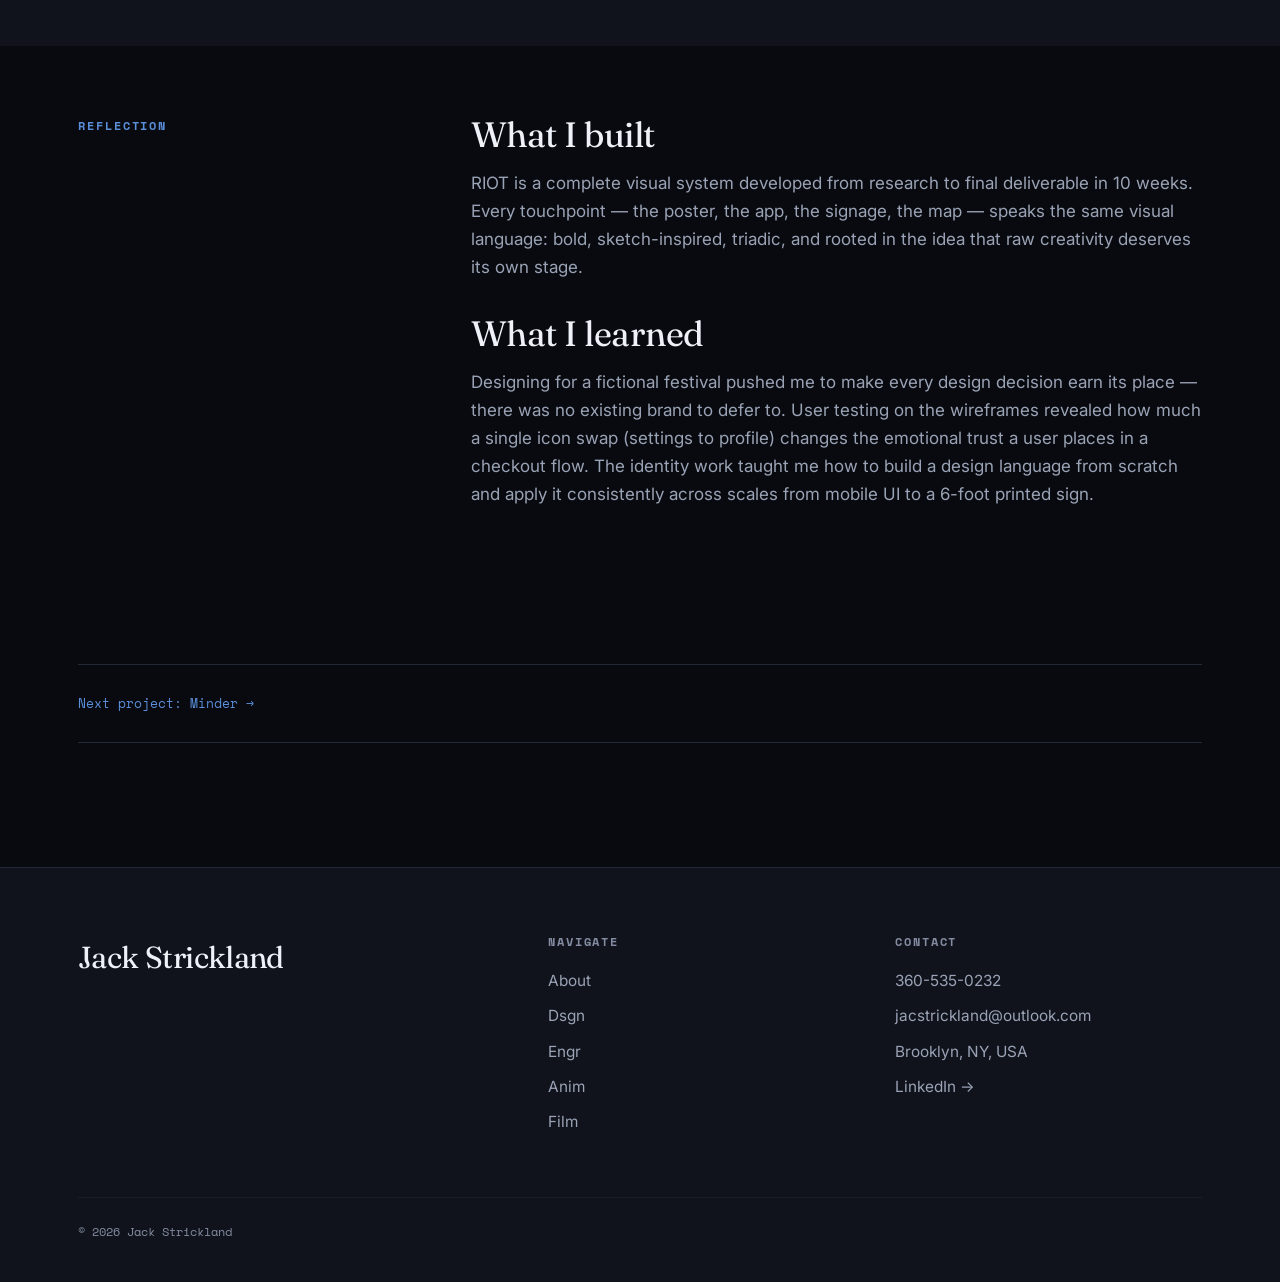
<file: projects/riot-film-festival.html>
<!DOCTYPE html>
<html lang="en">
<head>
<meta charset="UTF-8">
<meta name="viewport" content="width=device-width, initial-scale=1.0">
<title>RIOT Film Festival - Jack Strickland</title>
<meta name="description" content="RIOT Film Festival case study by Jack Strickland: a 10-week visual identity system for a UW animation and mixed-media festival.">
<link rel="preconnect" href="https://fonts.googleapis.com">
<link rel="preconnect" href="https://fonts.gstatic.com" crossorigin>
<link href="https://fonts.googleapis.com/css2?family=Fraunces:ital,opsz,wght@0,9..144,300..500;1,9..144,300..500&family=Inter:wght@400;500;600&family=Space+Mono:wght@400;700&display=swap" rel="stylesheet">
<link rel="stylesheet" href="../css/style.css">
</head>
<body>

<header class="nav">
  <div class="wrap nav-inner">
    <a href="../index.html" class="brand">JackStrickland</a>
    <button class="nav-toggle" aria-label="Menu">&#9776;</button>
    <nav class="nav-links">
      <a href="../about.html">Jack</a>
      <a href="../design.html" class="active">Dsgn</a>
      <a href="../engineering.html">Engr</a>
      <a href="../animation.html">Anim</a>
      <a href="../film.html">Film</a>
    </nav>
  </div>
</header>

<main class="case-study">

  <!-- Hero -->
  <section class="case-hero">
    <div class="wrap">
      <a class="back-link" href="../design.html">&larr; Back to design</a>
      <p class="eyebrow">Visual Communication / HCDE 308 / Mar 7, 2025</p>
      <h1>RIOT Film Festival</h1>
      <p class="case-lead">A 10-week visual identity system for a University of Washington animation and mixed-media festival — spanning brand strategy, competitor analysis, triadic color system, custom typography, poster design, wayfinding signage, and a high-fidelity mobile ticketing prototype.</p>
      <div class="case-meta">
        <div><span>Client</span><strong>HCDE 308</strong></div>
        <div><span>Role</span><strong>PM, Researcher, UI/UX Designer</strong></div>
        <div><span>Focus</span><strong>Brand system, wayfinding, mobile prototype</strong></div>
      </div>
    </div>
  </section>

  <!-- Cover -->
  <section class="case-media-section" style="padding-bottom:0;">
    <div class="wrap">
      <img class="riot-img-full reveal" src="../assets/images/riot-cover.png" alt="RIOT Film Festival — 2025 Case Study cover" loading="eager">
    </div>
  </section>

  <hr class="riot-divider">

  <!-- Introduction -->
  <section class="case-content">
    <div class="wrap case-grid">
      <aside>
        <h2>Overview</h2>
      </aside>
      <div>
        <h3>The project</h3>
        <p>RIOT Film Festival is a conceptual 3-day animation and mixed-media film festival at the University of Washington, developed over 10 weeks in HCDE 308. The goal was to create a complete visual communication system: a bold identity grounded in research, expressed through print and digital touchpoints, and validated through user testing.</p>
        <h3>Communication goal</h3>
        <p>Design a festival identity that communicates inclusion, artistic originality, and experimental energy — one that supports emerging filmmakers while standing apart from the polished conventions of mainstream festival branding.</p>
        <h3>Deliverables</h3>
        <p>Competitor analysis, user flow, mood board, color system, typography pairing, wordmark iterations, UI style tile, icon set, wireframes with user testing, high-fidelity mobile app, festival poster, directional signage, and a campus wayfinding map.</p>
      </div>
    </div>
  </section>

  <hr class="riot-divider">

  <!-- Research -->
  <section class="case-media-section" style="background:var(--bg-soft);padding:64px 0;">
    <div class="wrap">
      <p class="riot-section-label">01 / Research</p>
      <div class="riot-two-col" style="margin-bottom:40px;">
        <div>
          <img class="riot-img-card reveal" src="../assets/images/riot-research.png" alt="RIOT — Initial research" loading="lazy">
        </div>
        <div>
          <img class="riot-img-card reveal" src="../assets/images/riot-competitor.png" alt="RIOT — Competitor analysis" loading="lazy">
        </div>
      </div>
      <div class="wrap case-grid" style="padding:0;">
        <div></div>
        <div>
          <p style="color:var(--fg-dim);font-size:0.95rem;line-height:1.7;">Initial research focused on animation and mixed-media festival communication — studying SIFF, NY Indie Shorts, and Portland Film Festival to identify gaps in how festivals communicate inclusion and experimental support. A 5-column competitor analysis surfaced pricing models, target audiences, and identity strategies to inform RIOT's differentiation.</p>
        </div>
      </div>
    </div>
  </section>

  <!-- Mood Board + User Flow -->
  <section class="case-media-section" style="background:var(--bg-soft);padding:64px 0;">
    <div class="wrap">
      <p class="riot-section-label">02 / Direction</p>
      <div class="riot-two-col">
        <div>
          <p style="font-family:var(--mono);font-size:12px;color:var(--fg-faint);letter-spacing:.05em;margin-bottom:12px;">MOOD BOARD</p>
          <img class="riot-img-card reveal" src="../assets/images/riot-moodboard.jpg" alt="RIOT — Mood board: animation stills reference" loading="lazy">
          <p style="margin-top:16px;font-size:0.9rem;line-height:1.65;color:var(--fg-dim);">A collage of animation stills — WALL-E, Spider-Man: Miles Morales, Pinocchio, Bojack Horseman — framing the communication goal of rough originality and sketch-like creative energy.</p>
        </div>
        <div>
          <p style="font-family:var(--mono);font-size:12px;color:var(--fg-faint);letter-spacing:.05em;margin-bottom:12px;">USER FLOW — TICKET PURCHASE</p>
          <img class="riot-img-card reveal" src="../assets/images/riot-userflow.png" alt="RIOT — User flow: ticket purchase (Eli)" loading="lazy">
          <p style="margin-top:16px;font-size:0.9rem;line-height:1.65;color:var(--fg-dim);">Eli browses options, selects a ticket, and receives confirmation. The flow prioritizes transparent pricing and reassuring confirmations — redirecting users who exit back into festival content rather than dead ends.</p>
        </div>
      </div>
    </div>
  </section>

  <hr class="riot-divider">

  <!-- Visual Identity -->
  <section class="case-content" style="padding-bottom:0;">
    <div class="wrap case-grid">
      <aside>
        <h2>Visual identity</h2>
      </aside>
      <div>
        <h3>Color system</h3>
        <p>A triadic palette — purple, blue-green, and yellow-orange — chosen to convey balance, beauty, and contrast. Primary hues (#3A1C6B and #30AFA0) meet WCAG contrast thresholds at 7.26:1 and 7.05:1.</p>
        <div class="riot-swatch-row">
          <div class="riot-swatch">
            <div class="riot-swatch-block" style="background:#3A1C6B;"></div>
            <span class="riot-swatch-label">Purple<br>#3A1C6B</span>
          </div>
          <div class="riot-swatch">
            <div class="riot-swatch-block" style="background:#30AFA0;"></div>
            <span class="riot-swatch-label">Blue Green<br>#30AFA0</span>
          </div>
          <div class="riot-swatch">
            <div class="riot-swatch-block" style="background:#ECDCF9;"></div>
            <span class="riot-swatch-label">Light Purple<br>#ECDCF9</span>
          </div>
          <div class="riot-swatch">
            <div class="riot-swatch-block" style="background:#C2F5EF;"></div>
            <span class="riot-swatch-label">Teal<br>#C2F5EF</span>
          </div>
          <div class="riot-swatch">
            <div class="riot-swatch-block" style="background:#B88C36;"></div>
            <span class="riot-swatch-label">Dark Yellow Orange<br>#B88C36</span>
          </div>
          <div class="riot-swatch">
            <div class="riot-swatch-block" style="background:#FCBF48;"></div>
            <span class="riot-swatch-label">Yellow Orange<br>#FCBF48</span>
          </div>
        </div>
      </div>
    </div>
  </section>

  <section class="case-media-section" style="padding:40px 0 64px;">
    <div class="wrap">
      <div class="riot-two-col">
        <div>
          <p class="riot-section-label">03 / Typography</p>
          <img class="riot-img-full reveal" src="../assets/images/riot-typography.png" alt="RIOT — Typography: Palette Mosaic + Geist Mono" loading="lazy">
          <p style="margin-top:16px;font-size:0.9rem;line-height:1.65;color:var(--fg-dim);">Palette Mosaic (wordmark) paired with Geist Mono (body). Palette Mosaic uses no counters or apertures — instead putting rough lines of separation between fills — communicating disruption. Geist Mono delivers a typewriter-readable complement that feels organized without being formal.</p>
        </div>
        <div>
          <p class="riot-section-label">04 / Wordmark</p>
          <img class="riot-img-full reveal" src="../assets/images/riot-wordmark.png" alt="RIOT — Wordmark iterations" loading="lazy">
          <p style="margin-top:16px;font-size:0.9rem;line-height:1.65;color:var(--fg-dim);">Four wordmark explorations — solid black, triple-line outline, teal fill, and hand-drawn sketch — converging on the bold all-caps Palette Mosaic mark. All caps emphasizes energy and passion; the rough letterforms embody the theme of pushing artistic boundaries.</p>
        </div>
      </div>
    </div>
  </section>

  <!-- Style Tile -->
  <section class="case-media-section" style="background:var(--bg-soft);padding:64px 0;">
    <div class="wrap">
      <p class="riot-section-label">05 / UI Style tile &amp; icons</p>
      <img class="riot-img-full reveal" src="../assets/images/riot-styletile.png" alt="RIOT — UI style tile: buttons, input states, icon set" loading="lazy">
      <p style="margin-top:20px;font-size:0.95rem;line-height:1.7;color:var(--fg-dim);max-width:640px;">Primary buttons guide key actions using the blue-green accent; secondary buttons support navigation without competing. The icon set — home, ticket, info, settings, and merch — uses the primary purple and bold chunky forms that echo the wordmark's energy.</p>
    </div>
  </section>

  <hr class="riot-divider">

  <!-- Wireframes -->
  <section class="case-media-section" style="padding:64px 0;">
    <div class="wrap">
      <p class="riot-section-label">06 / Wireframes &amp; user testing</p>
      <img class="riot-img-full reveal" src="../assets/images/riot-wireframes.png" alt="RIOT — Wireframes: tickets, schedule, cart, card details, confirmation" loading="lazy">
      <p style="margin-top:20px;font-size:0.95rem;line-height:1.7;color:var(--fg-dim);max-width:680px;">Five wireframe screens — ticket selection, day schedule, cart, card details, and purchase confirmation — prioritize ease of navigation and visual hierarchy throughout the checkout flow. Key change from user testing: settings icon replaced with a profile icon that saves financial and contact information, improving the UX for repeat attendees.</p>
    </div>
  </section>

  <!-- Mobile Interface -->
  <section class="case-media-section" style="background:var(--bg-soft);padding:64px 0;">
    <div class="wrap">
      <p class="riot-section-label">07 / High-fidelity mobile interface</p>
      <img class="riot-img-full reveal" src="../assets/images/riot-mobile.jpg" alt="RIOT — Final mobile interface: home, schedule, card details" loading="lazy">
      <p style="margin-top:20px;font-size:0.95rem;line-height:1.7;color:var(--fg-dim);max-width:680px;">The final mobile app uses bold Palette Mosaic typography, thematic purple and teal palette, and a bottom icon bar for navigation between home, tickets, info, profile, and merch. The ticket purchase flow surfaces keynote speakers (Hayao Miyazaki, Hiro Murai, Richard Linklater), day-pass pricing, and a streamlined card entry screen with a profile-save option.</p>
    </div>
  </section>

  <hr class="riot-divider">

  <!-- Poster -->
  <section class="case-media-section" style="padding:64px 0;">
    <div class="wrap">
      <p class="riot-section-label">08 / Festival poster</p>
      <div class="riot-two-col">
        <div>
          <img class="riot-img-card reveal" src="../assets/images/riot-poster.jpg" alt="RIOT — Final festival poster and iterations" loading="lazy">
        </div>
        <div style="padding-top:8px;">
          <h3 style="margin-top:0;">Final poster + iterations</h3>
          <p style="font-size:0.95rem;line-height:1.75;color:var(--fg-dim);">The final poster uses Palette Mosaic for the festival title and headline events — communicating energy and thematic clarity. Geist Mono handles all supporting information. All-caps titles establish hierarchy; bolded event names, underlined times, and all-caps guest names create three levels of visual priority.</p>
          <p style="font-size:0.95rem;line-height:1.75;color:var(--fg-dim);">The event runs April 18–20 at Meany Hall, Kane Hall, and Henry Art Gallery. Featured keynote speakers: Hayao Miyazaki (Fri), Hiro Murai (Sat), Richard Linklater (Sun). Daily Q&A sessions at 1pm, 2:30pm, and 6pm.</p>
          <p style="font-size:0.95rem;line-height:1.75;color:var(--fg-dim);">Four poster iterations explored layout, color density, and compositional balance before arriving at the final teal-and-purple split composition with the oversized film-reel R lettermark.</p>
        </div>
      </div>
    </div>
  </section>

  <!-- Signage + Map -->
  <section class="case-media-section" style="background:var(--bg-soft);padding:64px 0;">
    <div class="wrap">
      <p class="riot-section-label">09 / Signage &amp; wayfinding map</p>
      <div class="riot-two-col">
        <div>
          <img class="riot-img-card reveal" src="../assets/images/riot-signage.jpg" alt="RIOT — Festival directional signage" loading="lazy">
          <p style="margin-top:16px;font-size:0.9rem;line-height:1.65;color:var(--fg-dim);">A 6-ft directional sign placed at a UW campus entrance — directing attendees to Kane Hall, Meany Hall, Henry Art Gallery, restrooms, and the information desk. The logomark and triadic palette anchor the sign as unmistakably RIOT.</p>
        </div>
        <div>
          <img class="riot-img-card reveal" src="../assets/images/riot-map.png" alt="RIOT — Campus wayfinding map" loading="lazy">
          <p style="margin-top:16px;font-size:0.9rem;line-height:1.65;color:var(--fg-dim);">A campus wayfinding map using the color system to differentiate the three event buildings (Kane Hall, Meany Hall, Henry Art Gallery) from surrounding campus. Numbered markers, restroom icons, information desk markers, and underground parking callouts provide accessible, at-a-glance orientation.</p>
        </div>
      </div>
    </div>
  </section>

  <!-- Reflection -->
  <section class="case-content">
    <div class="wrap case-grid">
      <aside>
        <h2>Reflection</h2>
      </aside>
      <div>
        <h3>What I built</h3>
        <p>RIOT is a complete visual system developed from research to final deliverable in 10 weeks. Every touchpoint — the poster, the app, the signage, the map — speaks the same visual language: bold, sketch-inspired, triadic, and rooted in the idea that raw creativity deserves its own stage.</p>
        <h3>What I learned</h3>
        <p>Designing for a fictional festival pushed me to make every design decision earn its place — there was no existing brand to defer to. User testing on the wireframes revealed how much a single icon swap (settings to profile) changes the emotional trust a user places in a checkout flow. The identity work taught me how to build a design language from scratch and apply it consistently across scales from mobile UI to a 6-foot printed sign.</p>
      </div>
    </div>
  </section>

  <section class="next-work">
    <div class="wrap">
      <a href="minder.html">Next project: Minder &rarr;</a>
    </div>
  </section>

</main>

<footer class="footer">
  <div class="wrap">
    <div class="footer-grid">
      <div>
        <div class="brand-lg">Jack Strickland</div>
      </div>
      <div class="foot-col">
        <h4>Navigate</h4>
        <a href="../about.html">About</a>
        <a href="../design.html">Dsgn</a>
        <a href="../engineering.html">Engr</a>
        <a href="../animation.html">Anim</a>
        <a href="../film.html">Film</a>
      </div>
      <div class="foot-col">
        <h4>Contact</h4>
        <a href="tel:13605350232">360-535-0232</a>
        <a href="mailto:jacstrickland@outlook.com">jacstrickland@outlook.com</a>
        <span>Brooklyn, NY, USA</span>
        <a href="https://www.linkedin.com/in/jack-r-strickland-uwhcde" target="_blank" rel="noopener">LinkedIn &rarr;</a>
      </div>
    </div>
    <div class="footer-base">
      <span>&copy; 2026 Jack Strickland</span>
    </div>
  </div>
</footer>

<script src="../js/main.js"></script>
</body>
</html>
</file>
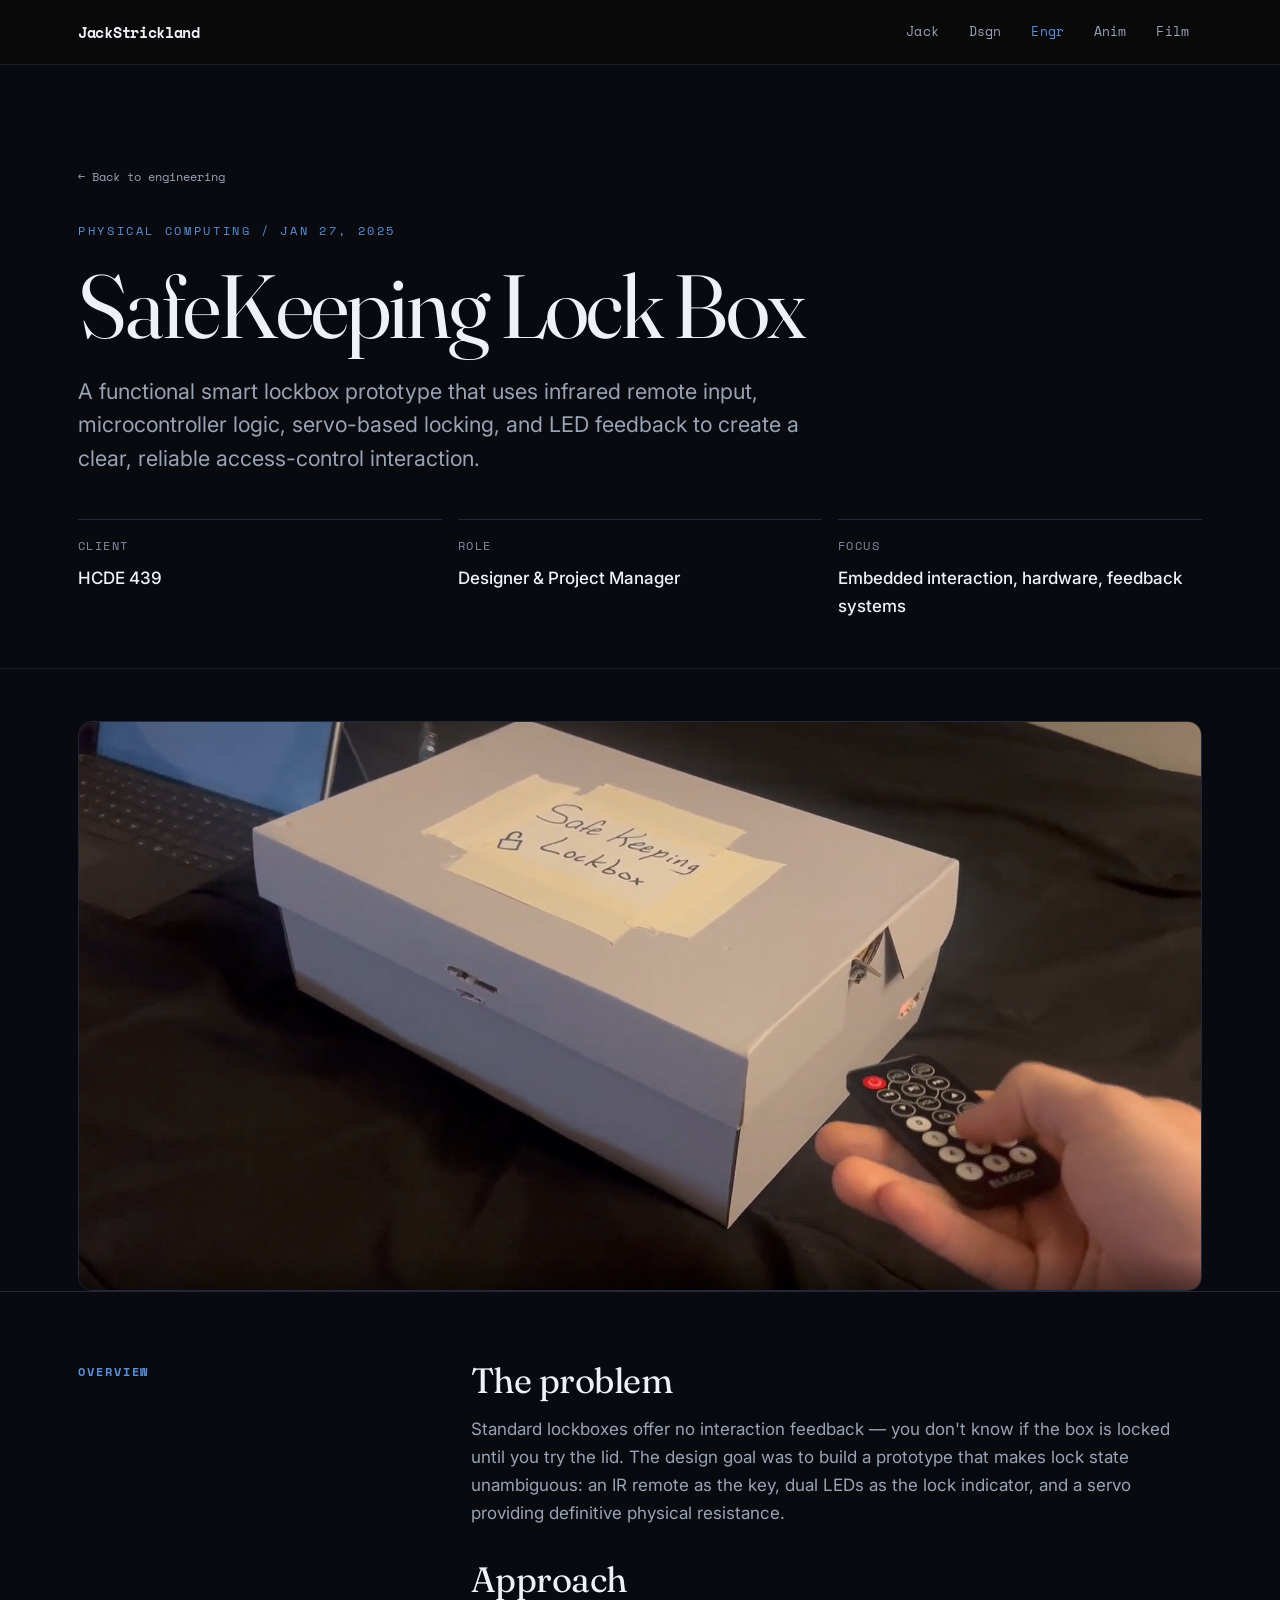
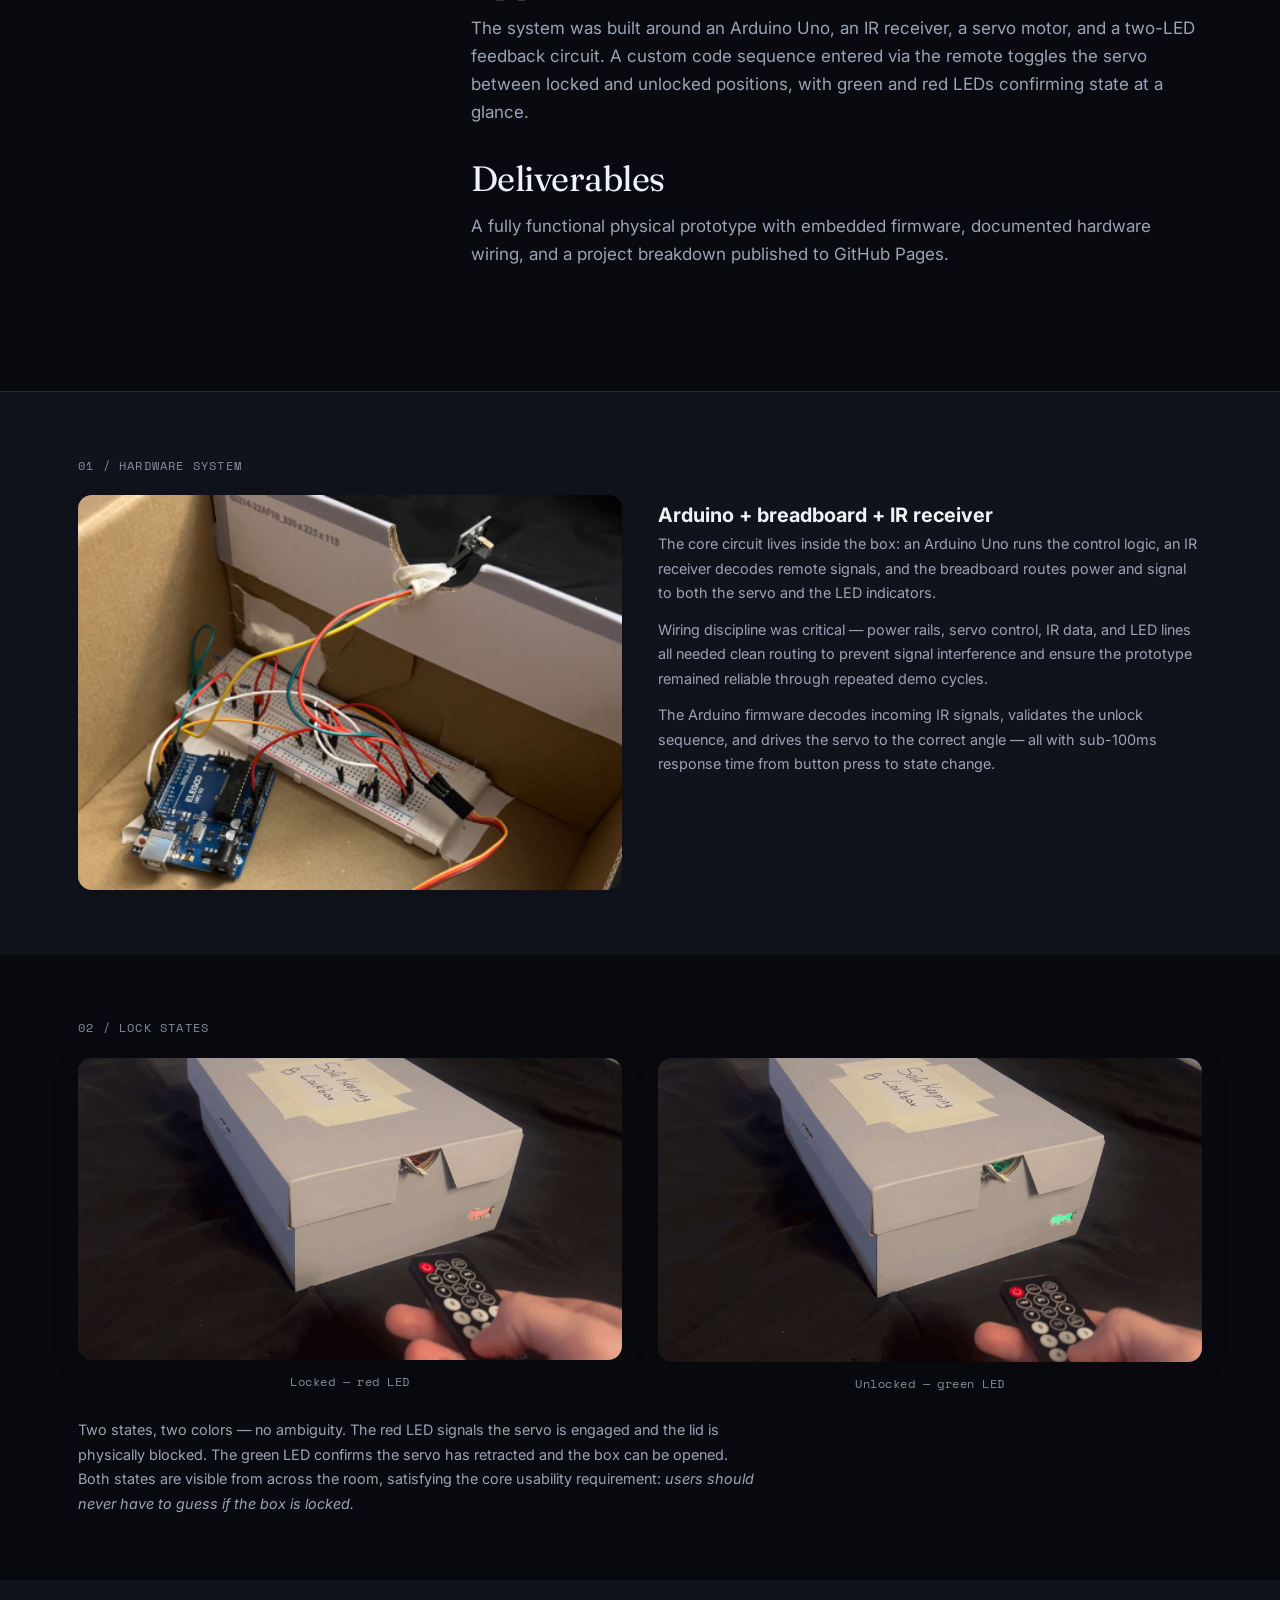
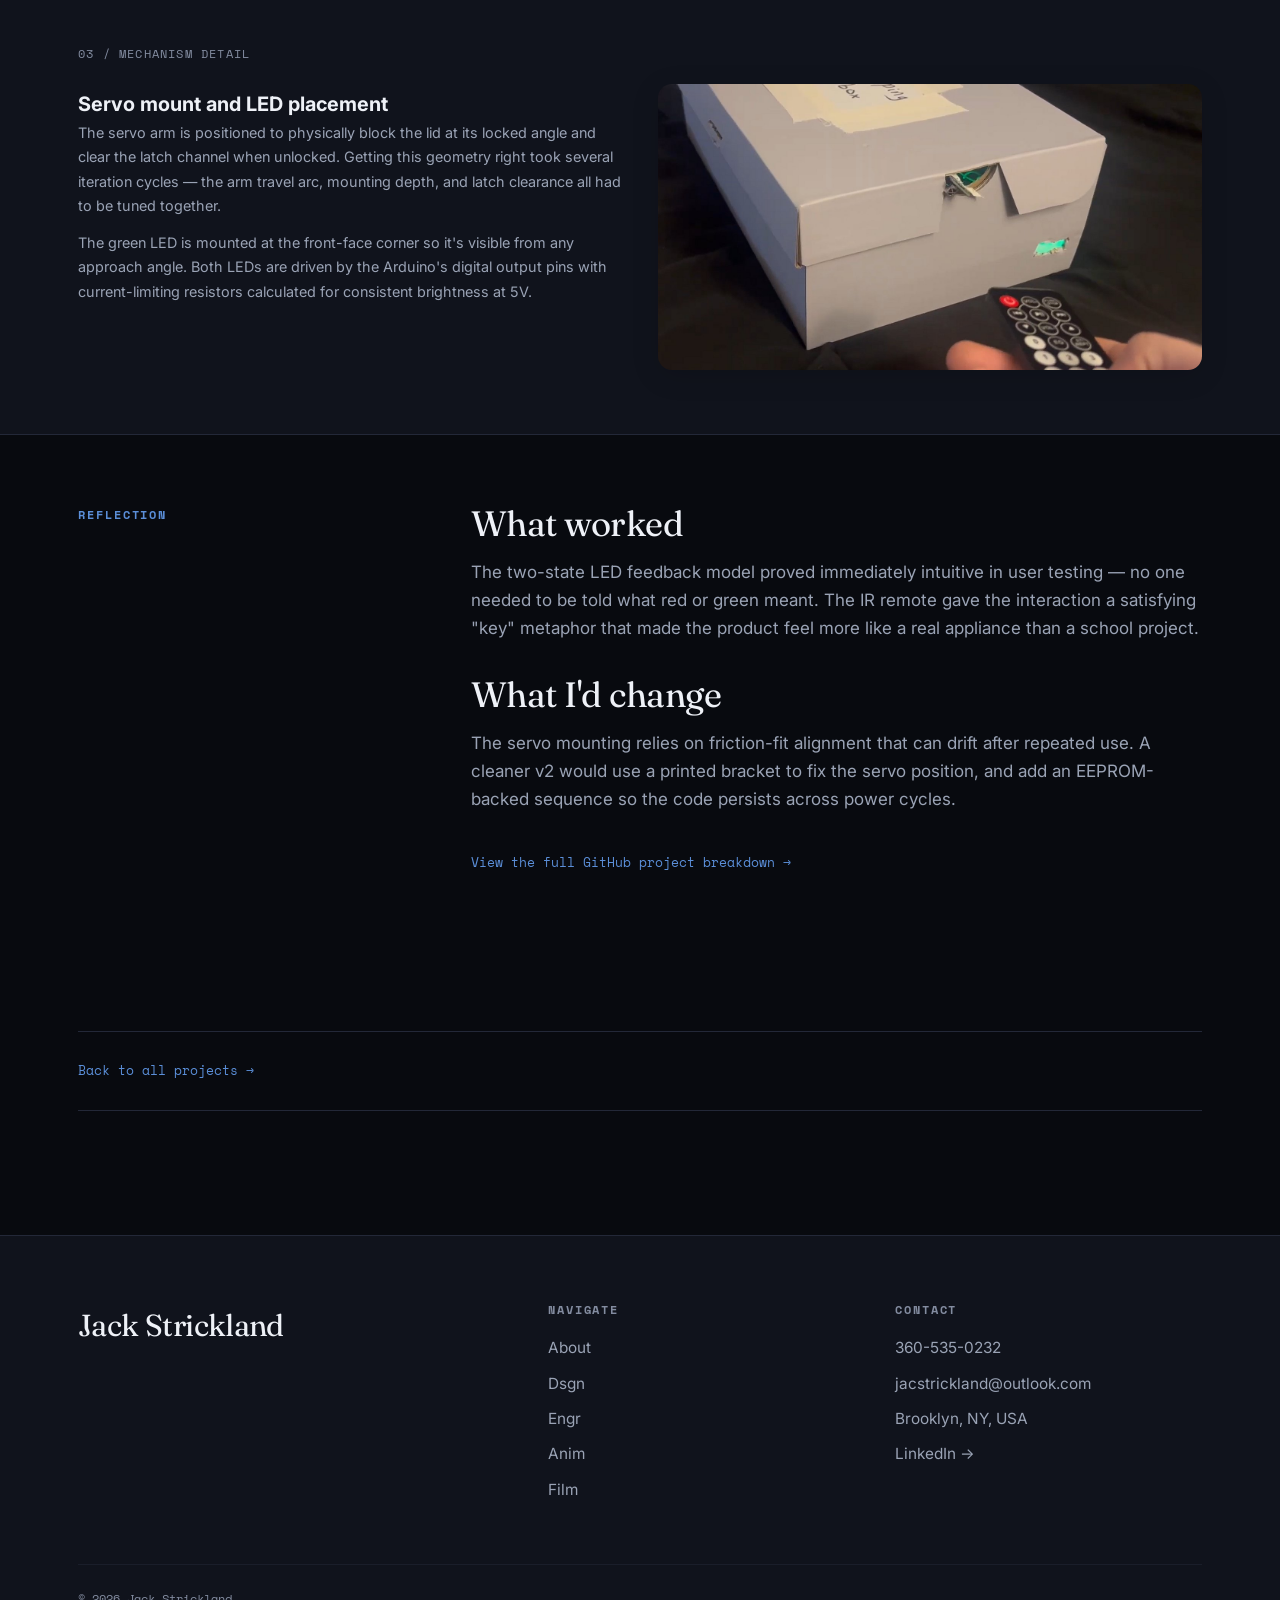
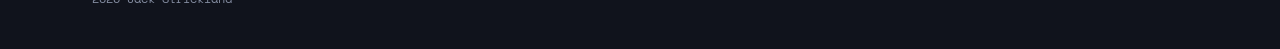
<file: projects/safekeeping-lock-box.html>
<!DOCTYPE html>
<html lang="en">
<head>
<meta charset="UTF-8">
<meta name="viewport" content="width=device-width, initial-scale=1.0">
<title>SafeKeeping Lock Box - Jack Strickland</title>
<meta name="description" content="SafeKeeping Lock Box case study by Jack Strickland: a physical computing project using infrared input, servo locking, and LED feedback.">
<link rel="preconnect" href="https://fonts.googleapis.com">
<link rel="preconnect" href="https://fonts.gstatic.com" crossorigin>
<link href="https://fonts.googleapis.com/css2?family=Fraunces:ital,opsz,wght@0,9..144,300..500;1,9..144,300..500&family=Inter:wght@400;500;600&family=Space+Mono:wght@400;700&display=swap" rel="stylesheet">
<link rel="stylesheet" href="../css/style.css">
</head>
<body>

<header class="nav">
  <div class="wrap nav-inner">
    <a href="../index.html" class="brand">JackStrickland</a>
    <button class="nav-toggle" aria-label="Menu">&#9776;</button>
    <nav class="nav-links">
      <a href="../about.html">Jack</a>
      <a href="../design.html">Dsgn</a>
      <a href="../engineering.html" class="active">Engr</a>
      <a href="../animation.html">Anim</a>
      <a href="../film.html">Film</a>
    </nav>
  </div>
</header>

<main class="case-study">

  <section class="case-hero">
    <div class="wrap">
      <a class="back-link" href="../engineering.html">&larr; Back to engineering</a>
      <p class="eyebrow">Physical Computing / Jan 27, 2025</p>
      <h1>SafeKeeping Lock Box</h1>
      <p class="case-lead">A functional smart lockbox prototype that uses infrared remote input, microcontroller logic, servo-based locking, and LED feedback to create a clear, reliable access-control interaction.</p>
      <div class="case-meta">
        <div><span>Client</span><strong>HCDE 439</strong></div>
        <div><span>Role</span><strong>Designer &amp; Project Manager</strong></div>
        <div><span>Focus</span><strong>Embedded interaction, hardware, feedback systems</strong></div>
      </div>
    </div>
  </section>

  <section class="case-media-section" style="padding-bottom:0;">
    <div class="wrap">
      <img class="case-image reveal" src="../assets/images/engr-lockbox-hero.jpg" alt="SafeKeeping Lock Box — product overview with IR remote">
    </div>
  </section>

  <hr class="e-rule">

  <!-- Overview -->
  <section class="case-content">
    <div class="wrap case-grid">
      <aside><h2>Overview</h2></aside>
      <div>
        <h3>The problem</h3>
        <p>Standard lockboxes offer no interaction feedback — you don't know if the box is locked until you try the lid. The design goal was to build a prototype that makes lock state unambiguous: an IR remote as the key, dual LEDs as the lock indicator, and a servo providing definitive physical resistance.</p>
        <h3>Approach</h3>
        <p>The system was built around an Arduino Uno, an IR receiver, a servo motor, and a two-LED feedback circuit. A custom code sequence entered via the remote toggles the servo between locked and unlocked positions, with green and red LEDs confirming state at a glance.</p>
        <h3>Deliverables</h3>
        <p>A fully functional physical prototype with embedded firmware, documented hardware wiring, and a project breakdown published to GitHub Pages.</p>
      </div>
    </div>
  </section>

  <hr class="e-rule">

  <!-- 01 Hardware system -->
  <section class="case-media-section" style="background:var(--bg-soft);padding:64px 0;">
    <div class="wrap">
      <span class="e-lbl">01 / Hardware system</span>
      <div class="e-two">
        <img class="e-img reveal" src="../assets/images/engr-lockbox-circuit.png" alt="SafeKeeping Lock Box — Arduino and breadboard interior">
        <div style="padding-top:4px;">
          <h3 style="margin-top:0;">Arduino + breadboard + IR receiver</h3>
          <p class="e-note">The core circuit lives inside the box: an Arduino Uno runs the control logic, an IR receiver decodes remote signals, and the breadboard routes power and signal to both the servo and the LED indicators.</p>
          <p class="e-note" style="margin-top:12px;">Wiring discipline was critical — power rails, servo control, IR data, and LED lines all needed clean routing to prevent signal interference and ensure the prototype remained reliable through repeated demo cycles.</p>
          <p class="e-note" style="margin-top:12px;">The Arduino firmware decodes incoming IR signals, validates the unlock sequence, and drives the servo to the correct angle — all with sub-100ms response time from button press to state change.</p>
        </div>
      </div>
    </div>
  </section>

  <!-- 02 Lock states -->
  <section class="case-media-section" style="padding:64px 0;">
    <div class="wrap">
      <span class="e-lbl">02 / Lock states</span>
      <div class="e-two">
        <div>
          <img class="e-img reveal" src="../assets/images/engr-lockbox-locked.png" alt="SafeKeeping Lock Box — locked state, red LED">
          <p style="text-align:center;margin-top:12px;font-family:var(--mono);font-size:12px;color:var(--fg-faint);letter-spacing:.04em;">Locked — red LED</p>
        </div>
        <div>
          <img class="e-img reveal" src="../assets/images/engr-lockbox-unlocked.png" alt="SafeKeeping Lock Box — unlocked state, green LED">
          <p style="text-align:center;margin-top:12px;font-family:var(--mono);font-size:12px;color:var(--fg-faint);letter-spacing:.04em;">Unlocked — green LED</p>
        </div>
      </div>
      <p class="e-note" style="max-width:680px;margin-top:24px;">Two states, two colors — no ambiguity. The red LED signals the servo is engaged and the lid is physically blocked. The green LED confirms the servo has retracted and the box can be opened. Both states are visible from across the room, satisfying the core usability requirement: <em>users should never have to guess if the box is locked.</em></p>
    </div>
  </section>

  <!-- 03 Mechanism detail -->
  <section class="case-media-section" style="background:var(--bg-soft);padding:64px 0;">
    <div class="wrap">
      <span class="e-lbl">03 / Mechanism detail</span>
      <div class="e-two">
        <div style="padding-top:4px;">
          <h3 style="margin-top:0;">Servo mount and LED placement</h3>
          <p class="e-note">The servo arm is positioned to physically block the lid at its locked angle and clear the latch channel when unlocked. Getting this geometry right took several iteration cycles — the arm travel arc, mounting depth, and latch clearance all had to be tuned together.</p>
          <p class="e-note" style="margin-top:12px;">The green LED is mounted at the front-face corner so it's visible from any approach angle. Both LEDs are driven by the Arduino's digital output pins with current-limiting resistors calculated for consistent brightness at 5V.</p>
        </div>
        <img class="e-img reveal" src="../assets/images/engr-lockbox-closeup.jpg" alt="SafeKeeping Lock Box — servo mechanism and LED close-up">
      </div>
    </div>
  </section>

  <hr class="e-rule">

  <!-- Reflection -->
  <section class="case-content">
    <div class="wrap case-grid">
      <aside><h2>Reflection</h2></aside>
      <div>
        <h3>What worked</h3>
        <p>The two-state LED feedback model proved immediately intuitive in user testing — no one needed to be told what red or green meant. The IR remote gave the interaction a satisfying "key" metaphor that made the product feel more like a real appliance than a school project.</p>
        <h3>What I'd change</h3>
        <p>The servo mounting relies on friction-fit alignment that can drift after repeated use. A cleaner v2 would use a printed bracket to fix the servo position, and add an EEPROM-backed sequence so the code persists across power cycles.</p>
        <p><a class="text-link" href="https://jacstrickland.github.io/hcde439/FinalProject.html" target="_blank" rel="noopener">View the full GitHub project breakdown &rarr;</a></p>
      </div>
    </div>
  </section>

  <section class="next-work">
    <div class="wrap">
      <a href="../engineering.html">Back to all projects &rarr;</a>
    </div>
  </section>

</main>

<footer class="footer">
  <div class="wrap">
    <div class="footer-grid">
      <div>
        <div class="brand-lg">Jack Strickland</div>
      </div>
      <div class="foot-col">
        <h4>Navigate</h4>
        <a href="../about.html">About</a>
        <a href="../design.html">Dsgn</a>
        <a href="../engineering.html">Engr</a>
        <a href="../animation.html">Anim</a>
        <a href="../film.html">Film</a>
      </div>
      <div class="foot-col">
        <h4>Contact</h4>
        <a href="tel:13605350232">360-535-0232</a>
        <a href="mailto:jacstrickland@outlook.com">jacstrickland@outlook.com</a>
        <span>Brooklyn, NY, USA</span>
        <a href="https://www.linkedin.com/in/jack-r-strickland-uwhcde" target="_blank" rel="noopener">LinkedIn &rarr;</a>
      </div>
    </div>
    <div class="footer-base">
      <span>&copy; 2026 Jack Strickland</span>
    </div>
  </div>
</footer>

<script src="../js/main.js"></script>
</body>
</html>
</file>
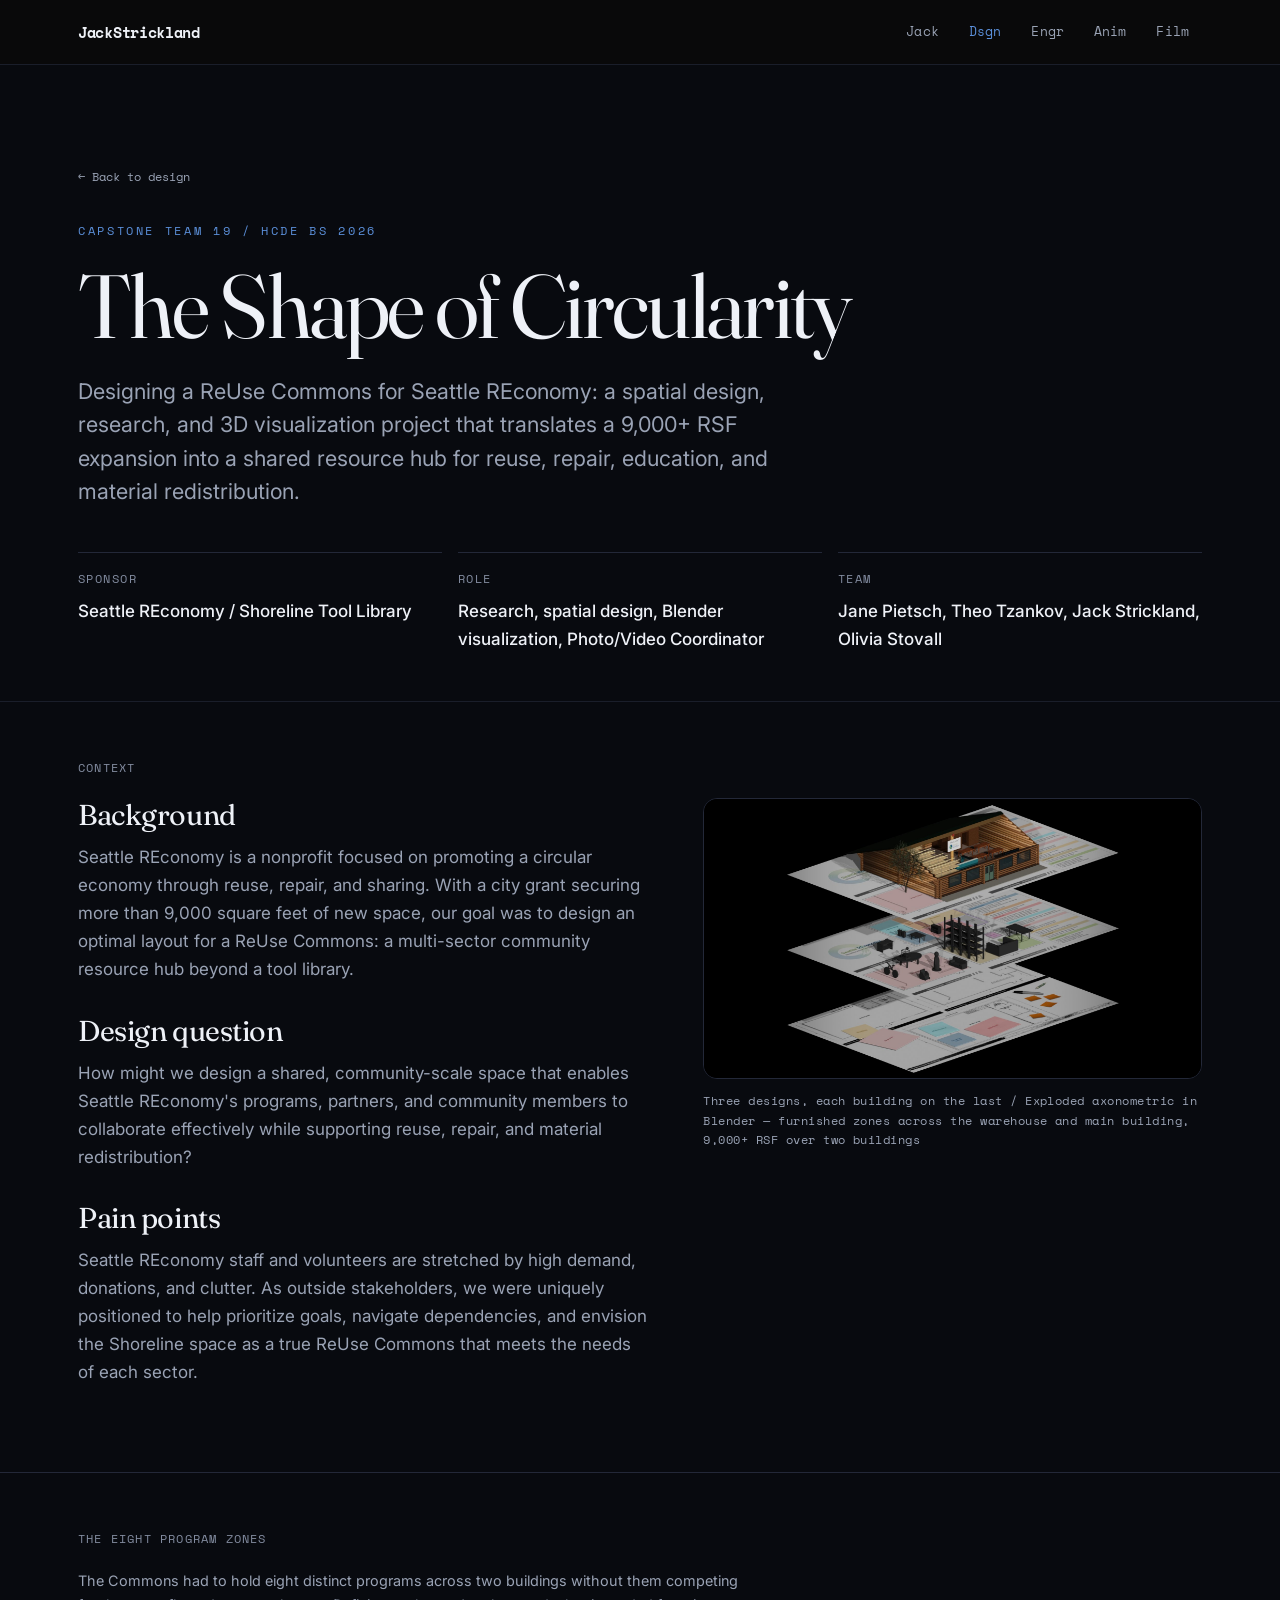
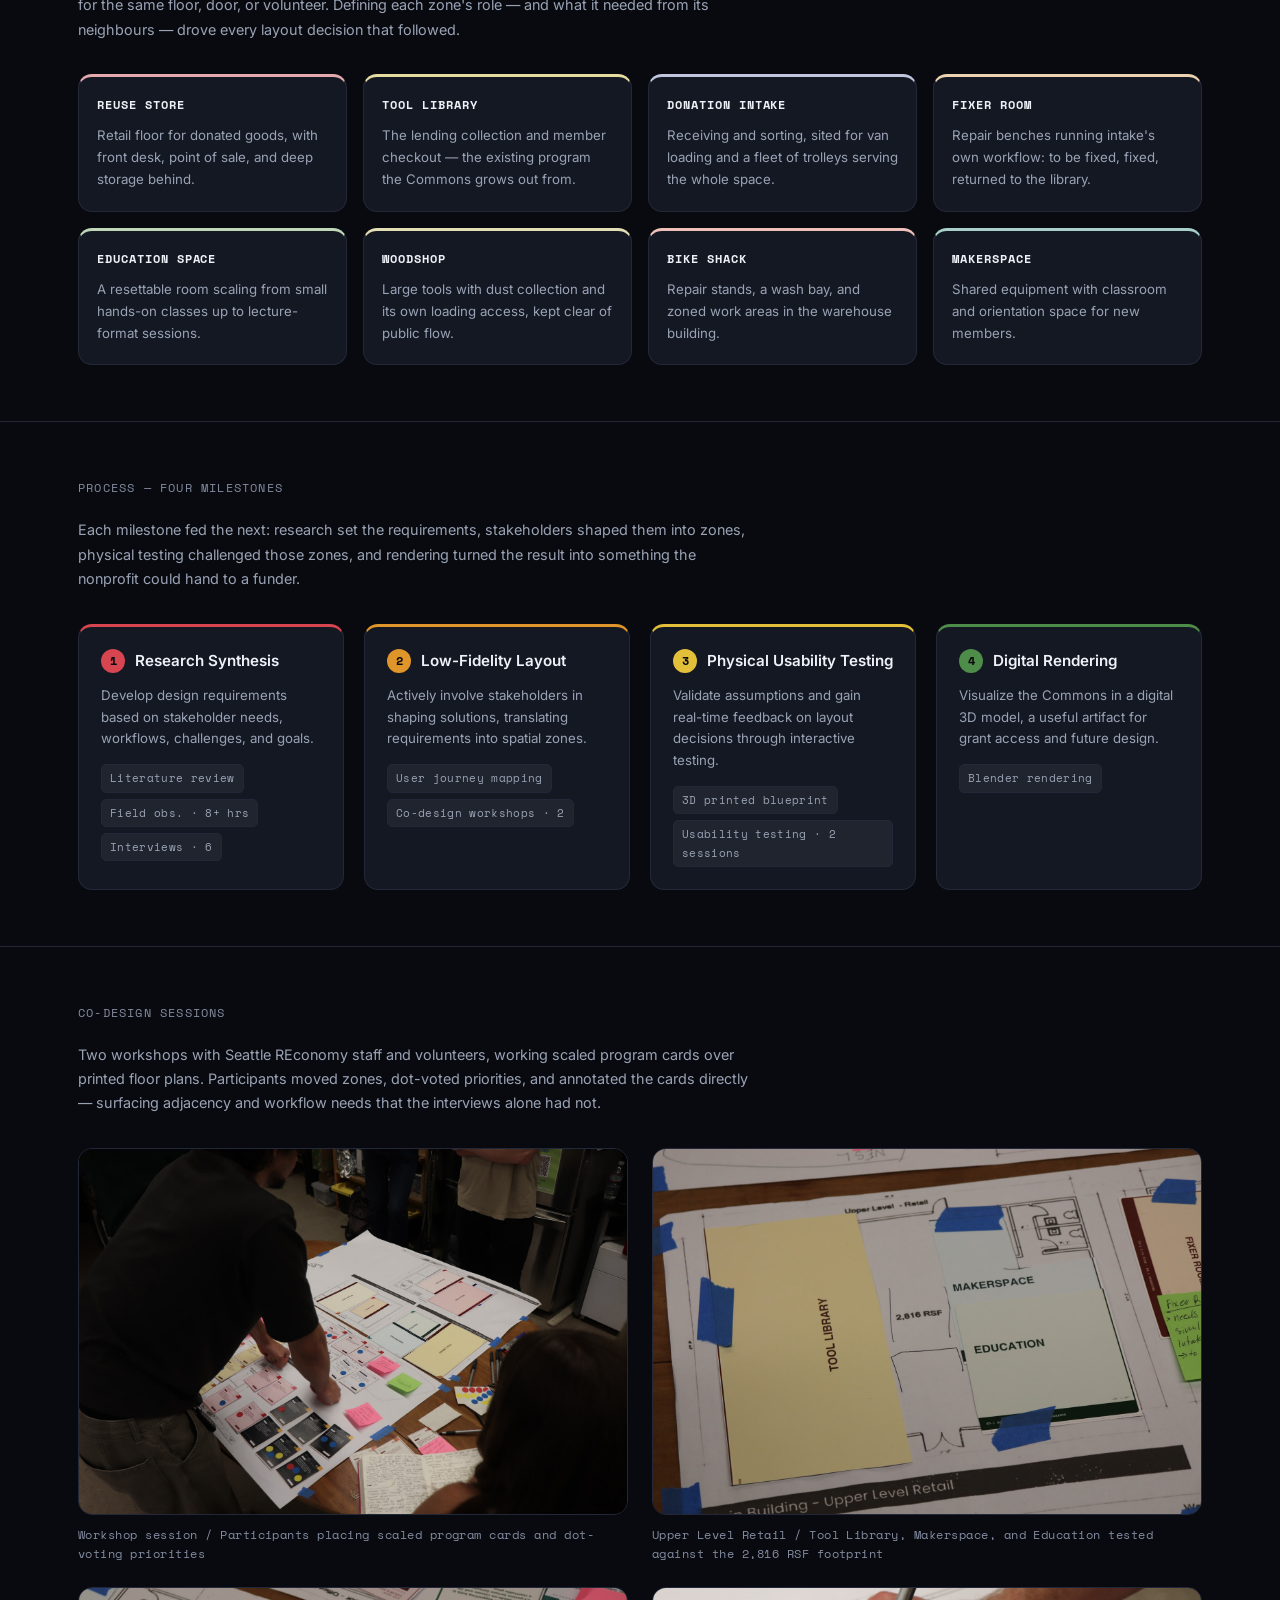
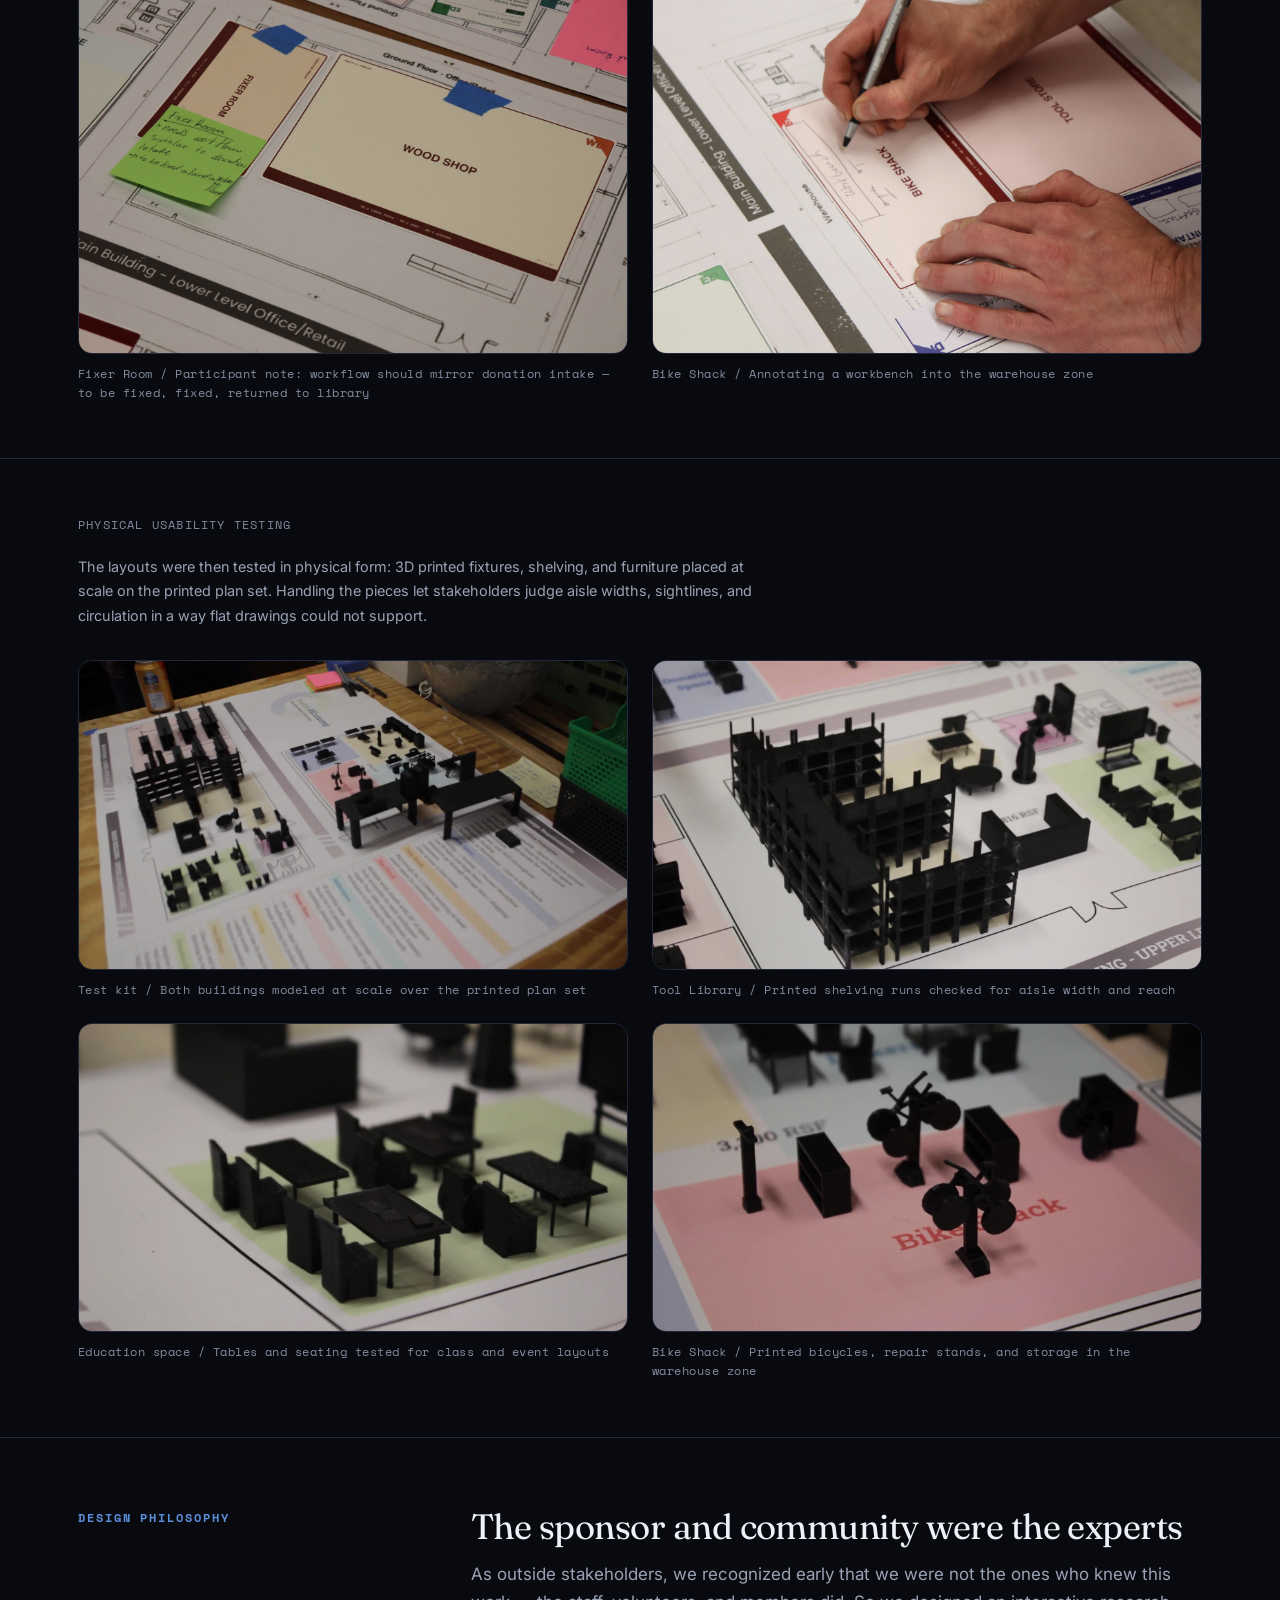
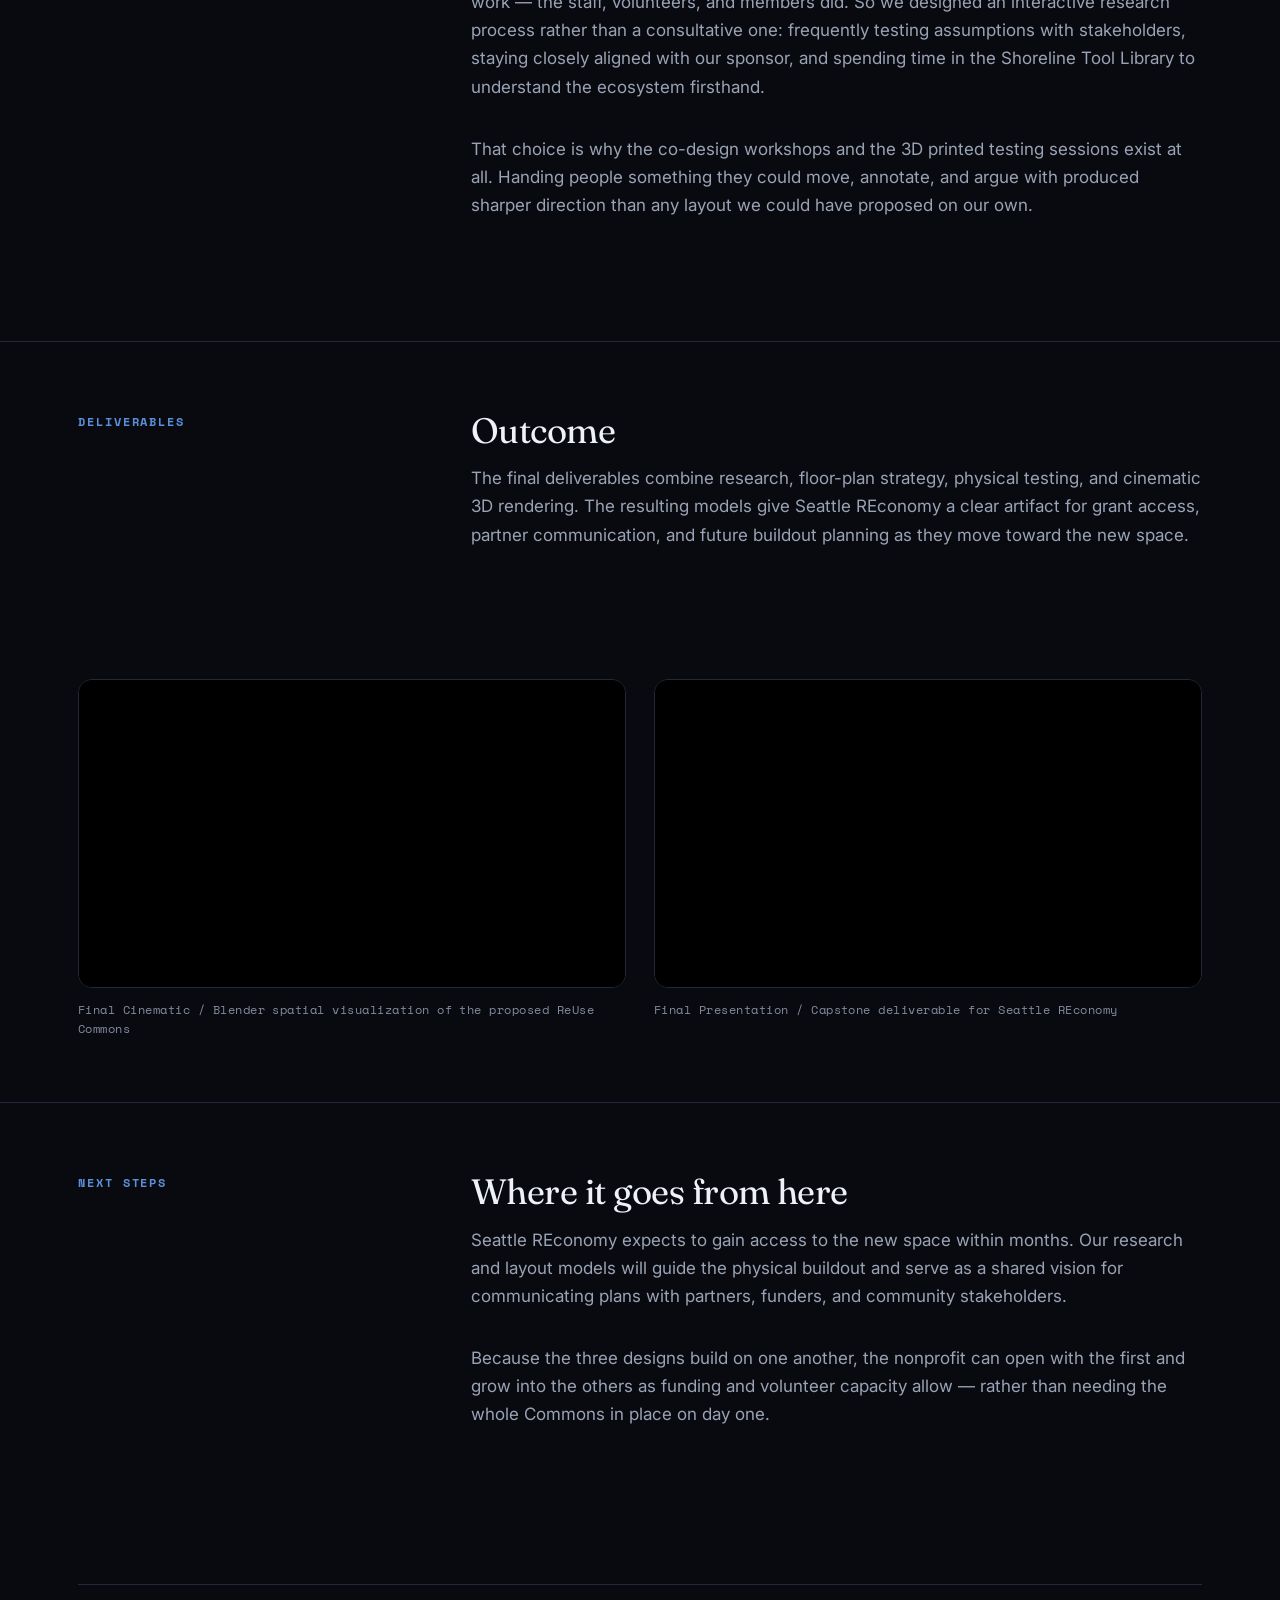
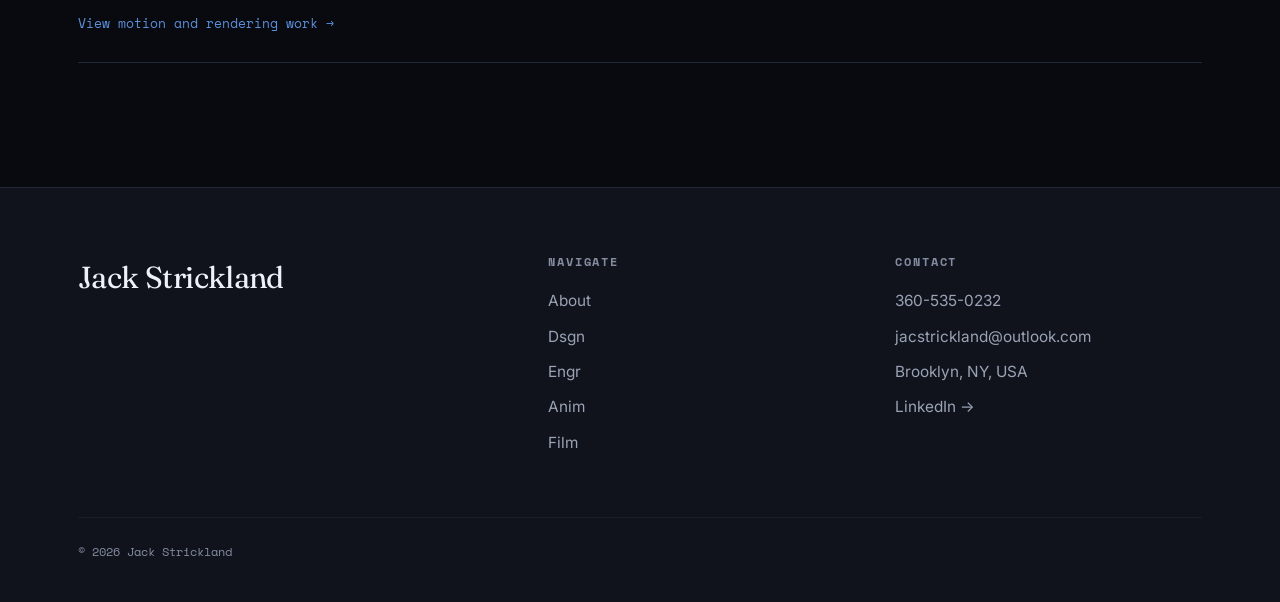
<file: projects/the-shape-of-circularity.html>
<!DOCTYPE html>
<html lang="en">
<head>
<meta charset="UTF-8">
<meta name="viewport" content="width=device-width, initial-scale=1.0">
<title>The Shape of Circularity - Jack Strickland</title>
<meta name="description" content="The Shape of Circularity is a Seattle REconomy capstone project by Jane Pietsch, Theo Tzankov, Jack Strickland, and Olivia Stovall, designing a ReUse Commons across 9,000+ RSF.">
<link rel="preconnect" href="https://fonts.googleapis.com">
<link rel="preconnect" href="https://fonts.gstatic.com" crossorigin>
<link href="https://fonts.googleapis.com/css2?family=Fraunces:ital,opsz,wght@0,9..144,300..500;1,9..144,300..500&family=Inter:wght@400;500;600&family=Space+Mono:wght@400;700&display=swap" rel="stylesheet">
<link rel="stylesheet" href="../css/style.css">
</head>
<body>

<header class="nav">
  <div class="wrap nav-inner">
    <a href="../index.html" class="brand">JackStrickland</a>
    <button class="nav-toggle" aria-label="Menu">&#9776;</button>
    <nav class="nav-links">
      <a href="../about.html">Jack</a>
      <a href="../design.html" class="active">Dsgn</a>
      <a href="../engineering.html">Engr</a>
      <a href="../animation.html">Anim</a>
      <a href="../film.html">Film</a>
    </nav>
  </div>
</header>

<main class="case-study">
  <section class="case-hero">
    <div class="wrap">
      <a class="back-link" href="../design.html">&larr; Back to design</a>
      <p class="eyebrow">Capstone Team 19 / HCDE BS 2026</p>
      <h1>The Shape of Circularity</h1>
      <p class="case-lead">Designing a ReUse Commons for Seattle REconomy: a spatial design, research, and 3D visualization project that translates a 9,000+ RSF expansion into a shared resource hub for reuse, repair, education, and material redistribution.</p>

      <div class="case-meta">
        <div><span>Sponsor</span><strong>Seattle REconomy / Shoreline Tool Library</strong></div>
        <div><span>Role</span><strong>Research, spatial design, Blender visualization, Photo/Video Coordinator</strong></div>
        <div><span>Team</span><strong>Jane Pietsch, Theo Tzankov, Jack Strickland, Olivia Stovall</strong></div>
      </div>
    </div>
  </section>

  <!-- Context / background -->
  <section class="case-media-section" style="padding:56px 0;">
    <div class="wrap">
      <span class="soc-lbl">Context</span>
      <div class="soc-context">
        <div>
          <h3>Background</h3>
          <p>Seattle REconomy is a nonprofit focused on promoting a circular economy through reuse, repair, and sharing. With a city grant securing more than 9,000 square feet of new space, our goal was to design an optimal layout for a ReUse Commons: a multi-sector community resource hub beyond a tool library.</p>

          <h3>Design question</h3>
          <p>How might we design a shared, community-scale space that enables Seattle REconomy's programs, partners, and community members to collaborate effectively while supporting reuse, repair, and material redistribution?</p>

          <h3>Pain points</h3>
          <p>Seattle REconomy staff and volunteers are stretched by high demand, donations, and clutter. As outside stakeholders, we were uniquely positioned to help prioritize goals, navigate dependencies, and envision the Shoreline space as a true ReUse Commons that meets the needs of each sector.</p>
        </div>
        <div class="soc-axon-wrap reveal">
          <img class="soc-axon" src="../assets/images/shape-of-circularity-axon.jpg" alt="Exploded axonometric of the ReUse Commons showing three stacked design layers" loading="lazy">
          <p class="soc-cap">Three designs, each building on the last / Exploded axonometric in Blender &mdash; furnished zones across the warehouse and main building, 9,000+ RSF over two buildings</p>
        </div>
      </div>
    </div>
  </section>

  <hr class="soc-rule">

  <!-- Eight program zones -->
  <section class="case-media-section" style="padding:56px 0;">
    <div class="wrap">
      <span class="soc-lbl">The eight program zones</span>
      <p class="soc-note" style="max-width:680px;margin:0 0 32px;">The Commons had to hold eight distinct programs across two buildings without them competing for the same floor, door, or volunteer. Defining each zone's role &mdash; and what it needed from its neighbours &mdash; drove every layout decision that followed.</p>
      <div class="soc-zones reveal">
        <div class="soc-zone" style="--z:#E3A9AD;">
          <h4>Reuse Store</h4>
          <p>Retail floor for donated goods, with front desk, point of sale, and deep storage behind.</p>
        </div>
        <div class="soc-zone" style="--z:#E5DCA0;">
          <h4>Tool Library</h4>
          <p>The lending collection and member checkout &mdash; the existing program the Commons grows out from.</p>
        </div>
        <div class="soc-zone" style="--z:#BFC6DE;">
          <h4>Donation Intake</h4>
          <p>Receiving and sorting, sited for van loading and a fleet of trolleys serving the whole space.</p>
        </div>
        <div class="soc-zone" style="--z:#EBD3B0;">
          <h4>Fixer Room</h4>
          <p>Repair benches running intake's own workflow: to be fixed, fixed, returned to the library.</p>
        </div>
        <div class="soc-zone" style="--z:#BFD6B8;">
          <h4>Education Space</h4>
          <p>A resettable room scaling from small hands-on classes up to lecture-format sessions.</p>
        </div>
        <div class="soc-zone" style="--z:#E3DEB4;">
          <h4>Woodshop</h4>
          <p>Large tools with dust collection and its own loading access, kept clear of public flow.</p>
        </div>
        <div class="soc-zone" style="--z:#EFC0BA;">
          <h4>Bike Shack</h4>
          <p>Repair stands, a wash bay, and zoned work areas in the warehouse building.</p>
        </div>
        <div class="soc-zone" style="--z:#A8CFC9;">
          <h4>Makerspace</h4>
          <p>Shared equipment with classroom and orientation space for new members.</p>
        </div>
      </div>
    </div>
  </section>

  <hr class="soc-rule">

  <!-- Process: four milestones -->
  <section class="case-media-section" style="padding:56px 0;">
    <div class="wrap">
      <span class="soc-lbl">Process &mdash; four milestones</span>
      <p class="soc-note" style="max-width:680px;margin:0 0 32px;">Each milestone fed the next: research set the requirements, stakeholders shaped them into zones, physical testing challenged those zones, and rendering turned the result into something the nonprofit could hand to a funder.</p>
      <div class="soc-miles reveal">
        <div class="soc-mile" style="--m:#D64550;">
          <div class="soc-mile-hd"><span class="soc-num">1</span><h4>Research Synthesis</h4></div>
          <p>Develop design requirements based on stakeholder needs, workflows, challenges, and goals.</p>
          <div class="soc-tags">
            <span class="soc-tag">Literature review</span>
            <span class="soc-tag">Field obs. &middot; 8+ hrs</span>
            <span class="soc-tag">Interviews &middot; 6</span>
          </div>
        </div>
        <div class="soc-mile" style="--m:#E0952A;">
          <div class="soc-mile-hd"><span class="soc-num">2</span><h4>Low-Fidelity Layout</h4></div>
          <p>Actively involve stakeholders in shaping solutions, translating requirements into spatial zones.</p>
          <div class="soc-tags">
            <span class="soc-tag">User journey mapping</span>
            <span class="soc-tag">Co-design workshops &middot; 2</span>
          </div>
        </div>
        <div class="soc-mile" style="--m:#E3C03A;">
          <div class="soc-mile-hd"><span class="soc-num">3</span><h4>Physical Usability Testing</h4></div>
          <p>Validate assumptions and gain real-time feedback on layout decisions through interactive testing.</p>
          <div class="soc-tags">
            <span class="soc-tag">3D printed blueprint</span>
            <span class="soc-tag">Usability testing &middot; 2 sessions</span>
          </div>
        </div>
        <div class="soc-mile" style="--m:#4E8C4A;">
          <div class="soc-mile-hd"><span class="soc-num">4</span><h4>Digital Rendering</h4></div>
          <p>Visualize the Commons in a digital 3D model, a useful artifact for grant access and future design.</p>
          <div class="soc-tags">
            <span class="soc-tag">Blender rendering</span>
          </div>
        </div>
      </div>
    </div>
  </section>

  <hr class="soc-rule">

  <!-- Co-design sessions -->
  <section class="case-media-section" style="padding:56px 0;">
    <div class="wrap">
      <span class="soc-lbl">Co-design sessions</span>
      <p class="soc-note" style="max-width:680px;margin:0 0 32px;">Two workshops with Seattle REconomy staff and volunteers, working scaled program cards over printed floor plans. Participants moved zones, dot-voted priorities, and annotated the cards directly &mdash; surfacing adjacency and workflow needs that the interviews alone had not.</p>
      <div class="soc-sessions reveal">
        <figure>
          <img src="../assets/images/soc-codesign-1-workshop.jpg" alt="Workshop participants arranging program cards on the printed plan set" loading="lazy">
          <figcaption>Workshop session / Participants placing scaled program cards and dot-voting priorities</figcaption>
        </figure>
        <figure>
          <img src="../assets/images/soc-codesign-2-program-cards.jpg" alt="Tool Library, Makerspace, and Education cards placed on the Upper Level Retail plan" loading="lazy">
          <figcaption>Upper Level Retail / Tool Library, Makerspace, and Education tested against the 2,816 RSF footprint</figcaption>
        </figure>
        <figure>
          <img src="../assets/images/soc-codesign-3-fixer-room.jpg" alt="Fixer Room and Wood Shop cards with a handwritten workflow note" loading="lazy">
          <figcaption>Fixer Room / Participant note: workflow should mirror donation intake &mdash; to be fixed, fixed, returned to library</figcaption>
        </figure>
        <figure>
          <img src="../assets/images/soc-codesign-4-annotation.jpg" alt="Hand annotating a workbench onto the Bike Shack card" loading="lazy">
          <figcaption>Bike Shack / Annotating a workbench into the warehouse zone</figcaption>
        </figure>
      </div>
    </div>
  </section>

  <hr class="soc-rule">

  <!-- Physical usability testing -->
  <section class="case-media-section" style="padding:56px 0;">
    <div class="wrap">
      <span class="soc-lbl">Physical usability testing</span>
      <p class="soc-note" style="max-width:680px;margin:0 0 32px;">The layouts were then tested in physical form: 3D printed fixtures, shelving, and furniture placed at scale on the printed plan set. Handling the pieces let stakeholders judge aisle widths, sightlines, and circulation in a way flat drawings could not support.</p>
      <div class="soc-sessions wide reveal">
        <figure>
          <img src="../assets/images/soc-testing-1-full-model.jpg" alt="3D printed model pieces arranged across the full printed plan set" loading="lazy">
          <figcaption>Test kit / Both buildings modeled at scale over the printed plan set</figcaption>
        </figure>
        <figure>
          <img src="../assets/images/soc-testing-2-tool-library.jpg" alt="3D printed shelving runs on the Upper Level plan" loading="lazy">
          <figcaption>Tool Library / Printed shelving runs checked for aisle width and reach</figcaption>
        </figure>
        <figure>
          <img src="../assets/images/soc-testing-3-education.jpg" alt="3D printed tables and chairs in the education zone" loading="lazy">
          <figcaption>Education space / Tables and seating tested for class and event layouts</figcaption>
        </figure>
        <figure>
          <img src="../assets/images/soc-testing-4-bike-shack.jpg" alt="3D printed bicycles and repair stands in the Bike Shack zone" loading="lazy">
          <figcaption>Bike Shack / Printed bicycles, repair stands, and storage in the warehouse zone</figcaption>
        </figure>
      </div>
    </div>
  </section>

  <hr class="soc-rule">

  <!-- Design philosophy -->
  <section class="case-content">
    <div class="wrap case-grid">
      <aside>
        <h2>Design philosophy</h2>
      </aside>
      <div>
        <h3>The sponsor and community were the experts</h3>
        <p>As outside stakeholders, we recognized early that we were not the ones who knew this work &mdash; the staff, volunteers, and members did. So we designed an interactive research process rather than a consultative one: frequently testing assumptions with stakeholders, staying closely aligned with our sponsor, and spending time in the Shoreline Tool Library to understand the ecosystem firsthand.</p>
        <p>That choice is why the co-design workshops and the 3D printed testing sessions exist at all. Handing people something they could move, annotate, and argue with produced sharper direction than any layout we could have proposed on our own.</p>
      </div>
    </div>
  </section>

  <hr class="soc-rule">

  <!-- Deliverables -->
  <section class="case-content">
    <div class="wrap case-grid">
      <aside>
        <h2>Deliverables</h2>
      </aside>
      <div>
        <h3>Outcome</h3>
        <p>The final deliverables combine research, floor-plan strategy, physical testing, and cinematic 3D rendering. The resulting models give Seattle REconomy a clear artifact for grant access, partner communication, and future buildout planning as they move toward the new space.</p>
      </div>
    </div>
  </section>

  <section class="case-media-section" style="padding:8px 0 64px;">
    <div class="wrap">
      <div class="soc-two reveal">
        <div>
          <div class="soc-embed">
            <div class="embed">
              <iframe src="https://www.youtube.com/embed/bypQ4z7IATs?iv_load_policy=3&rel=0&modestbranding=1&playsinline=1" title="The Shape of Circularity — Final Cinematic" allow="accelerometer; autoplay; clipboard-write; encrypted-media; gyroscope; picture-in-picture" allowfullscreen loading="lazy"></iframe>
            </div>
          </div>
          <p class="soc-cap">Final Cinematic / Blender spatial visualization of the proposed ReUse Commons</p>
        </div>
        <div>
          <div class="soc-embed">
            <div class="embed">
              <iframe src="https://www.youtube.com/embed/F9c3iEEKK_U?iv_load_policy=3&rel=0&modestbranding=1&playsinline=1" title="The Shape of Circularity — Final Presentation" allow="accelerometer; autoplay; clipboard-write; encrypted-media; gyroscope; picture-in-picture" allowfullscreen loading="lazy"></iframe>
            </div>
          </div>
          <p class="soc-cap">Final Presentation / Capstone deliverable for Seattle REconomy</p>
        </div>
      </div>
    </div>
  </section>

  <hr class="soc-rule">

  <!-- Next steps -->
  <section class="case-content">
    <div class="wrap case-grid">
      <aside>
        <h2>Next steps</h2>
      </aside>
      <div>
        <h3>Where it goes from here</h3>
        <p>Seattle REconomy expects to gain access to the new space within months. Our research and layout models will guide the physical buildout and serve as a shared vision for communicating plans with partners, funders, and community stakeholders.</p>
        <p>Because the three designs build on one another, the nonprofit can open with the first and grow into the others as funding and volunteer capacity allow &mdash; rather than needing the whole Commons in place on day one.</p>
      </div>
    </div>
  </section>

  <section class="next-work">
    <div class="wrap">
      <a href="../animation.html">View motion and rendering work &rarr;</a>
    </div>
  </section>
</main>

<footer class="footer">
  <div class="wrap">
    <div class="footer-grid">
      <div>
        <div class="brand-lg">Jack Strickland</div>
      </div>
      <div class="foot-col">
        <h4>Navigate</h4>
        <a href="../about.html">About</a>
        <a href="../design.html">Dsgn</a>
        <a href="../engineering.html">Engr</a>
        <a href="../animation.html">Anim</a>
        <a href="../film.html">Film</a>
      </div>
      <div class="foot-col">
        <h4>Contact</h4>
        <a href="tel:13605350232">360-535-0232</a>
        <a href="mailto:jacstrickland@outlook.com">jacstrickland@outlook.com</a>
        <span>Brooklyn, NY, USA</span>
        <a href="https://www.linkedin.com/in/jack-r-strickland-uwhcde" target="_blank" rel="noopener">LinkedIn &rarr;</a>
      </div>
    </div>
    <div class="footer-base">
      <span>&copy; 2026 Jack Strickland</span>
    </div>
  </div>
</footer>

<script src="../js/main.js"></script>
</body>
</html>
</file>
<file: css/style.css>
/* ============================================================
   Jack Strickland - Portfolio
   Shared stylesheet
   ============================================================ */

:root {
  --bg:        #080a0f;       /* near-black with a faint navy cast */
  --bg-soft:   #10131c;
  --bg-card:   #141823;
  --line:      #232838;
  --line-soft: #1a1e2a;
  --fg:        #eef1f7;
  --fg-dim:    #9aa3b5;
  --fg-faint:  #838ca0;       /* 5:1+ contrast on all backgrounds */
  --accent:    #5b8fd9;       /* steel navy-blue */
  --accent-dim:#2d4d80;
  --radius:    14px;
  --maxw:      1180px;
  --mono: "Space Mono", ui-monospace, "SF Mono", Menlo, monospace;
  --sans: "Inter", -apple-system, BlinkMacSystemFont, "Segoe UI", sans-serif;
  --serif: "Fraunces", Georgia, "Times New Roman", serif;
}

* { box-sizing: border-box; margin: 0; padding: 0; }

html { scroll-behavior: smooth; -webkit-text-size-adjust: 100%; }

body {
  background: var(--bg);
  color: var(--fg);
  font-family: var(--sans);
  font-size: 17px;
  line-height: 1.65;
  -webkit-font-smoothing: antialiased;
  text-rendering: optimizeLegibility;
  overflow-x: hidden;
}

img { max-width: 100%; display: block; }
a { color: inherit; text-decoration: none; }

::selection { background: var(--accent); color: #0a0a0a; }

.wrap { width: 100%; max-width: var(--maxw); margin: 0 auto; padding: 0 28px; }

/* ---------- Nav ---------- */
.nav {
  position: sticky;
  top: 0;
  z-index: 100;
  background: rgba(10,10,10,0.82);
  backdrop-filter: blur(14px);
  -webkit-backdrop-filter: blur(14px);
  border-bottom: 1px solid var(--line-soft);
}
.nav-inner {
  display: flex;
  align-items: center;
  justify-content: space-between;
  height: 64px;
}
.brand {
  font-family: var(--mono);
  font-weight: 700;
  font-size: 15px;
  letter-spacing: -0.02em;
  display: flex;
  align-items: center;
  gap: 9px;
}
.brand .dot {
  width: 9px; height: 9px;
  background: var(--accent);
  border-radius: 50%;
  display: inline-block;
}
.nav-links {
  display: flex;
  gap: 4px;
  font-family: var(--mono);
  font-size: 13px;
}
.nav-links a {
  color: var(--fg-dim);
  padding: 7px 13px;
  border-radius: 8px;
  transition: color .18s ease, background .18s ease;
  letter-spacing: 0.01em;
}
.nav-links a:hover { color: var(--fg); background: var(--bg-soft); }
.nav-links a.active { color: var(--accent); }

.nav-toggle {
  display: none;
  background: none;
  border: 1px solid var(--line);
  color: var(--fg);
  width: 40px; height: 38px;
  border-radius: 8px;
  cursor: pointer;
  font-size: 18px;
}

/* ---------- Hero ---------- */
.hero {
  position: relative;
  min-height: 100vh;
  min-height: 100svh;
  display: flex;
  align-items: flex-end;
  overflow: hidden;
  border-bottom: 1px solid var(--line-soft);
}
.hero-media {
  position: absolute;
  inset: 0;
  z-index: 0;
}
.hero-media img {
  width: 100%; height: 100%;
  object-fit: cover;
  opacity: 0.55;
  filter: grayscale(0.15) contrast(1.05);
}
.hero-media::after {
  content: "";
  position: absolute; inset: 0;
  background: linear-gradient(180deg, rgba(10,10,10,0.35) 0%, rgba(10,10,10,0.1) 40%, rgba(10,10,10,0.95) 100%);
}
.hero-content {
  position: relative;
  z-index: 2;
  width: 100%;
}
.hero .hero-content {
  padding-top: 120px;
  padding-bottom: 20svh;
}
.eyebrow {
  font-family: var(--mono);
  font-size: 12px;
  letter-spacing: 0.22em;
  text-transform: uppercase;
  color: var(--accent);
  margin-bottom: 22px;
}
.hero h1 {
  font-family: var(--serif);
  font-weight: 380;
  font-size: clamp(2.2rem, 4.6vw, 4rem);
  line-height: 1.08;
  letter-spacing: -0.025em;
  max-width: 36ch;
}
.hero h1 em {
  font-style: italic;
  color: var(--accent);
}
.hero-sub {
  margin-top: 26px;
  font-size: clamp(1.05rem, 2vw, 1.3rem);
  color: var(--fg-dim);
  max-width: 46ch;
}

/* ---------- Section scaffolding ---------- */
section { padding: 88px 0; }
.section-head {
  display: flex;
  align-items: baseline;
  justify-content: space-between;
  gap: 24px;
  margin-bottom: 48px;
  border-bottom: 1px solid var(--line);
  padding-bottom: 22px;
}
.section-head h2 {
  font-family: var(--serif);
  font-weight: 400;
  font-size: clamp(1.9rem, 4vw, 3rem);
  letter-spacing: -0.02em;
  line-height: 1.05;
}
.section-head .count {
  font-family: var(--mono);
  font-size: 13px;
  color: var(--fg-faint);
  white-space: nowrap;
}
.page-title {
  padding-top: 96px;
  padding-bottom: 8px;
}
.page-title .eyebrow { margin-bottom: 18px; }
.page-title h1 {
  font-family: var(--serif);
  font-weight: 380;
  font-size: clamp(2.4rem, 5.5vw, 4.2rem);
  letter-spacing: -0.025em;
  line-height: 1.0;
}
.page-title p {
  margin-top: 22px;
  color: var(--fg-dim);
  max-width: 54ch;
}

/* ---------- Discipline grid (home) ---------- */
.disciplines {
  display: grid;
  grid-template-columns: repeat(2, 1fr);
  gap: 18px;
}
.disc-card {
  position: relative;
  border: 1px solid var(--line);
  border-radius: var(--radius);
  background: var(--bg-card);
  padding: 30px 30px 28px;
  min-height: 230px;
  display: flex;
  flex-direction: column;
  justify-content: space-between;
  overflow: hidden;
  transition: border-color .25s ease, transform .25s ease;
}
.disc-card:hover { border-color: var(--accent-dim); transform: translateY(-3px); }
.disc-card .num {
  font-family: var(--mono);
  font-size: 12px;
  color: var(--fg-faint);
  letter-spacing: 0.1em;
}
.disc-card h3 {
  font-family: var(--serif);
  font-weight: 400;
  font-size: 2rem;
  letter-spacing: -0.02em;
  margin: 14px 0 8px;
}
.disc-card p { color: var(--fg-dim); font-size: 0.96rem; }
.disc-card .go {
  font-family: var(--mono);
  font-size: 12px;
  color: var(--accent);
  margin-top: 18px;
  display: inline-flex;
  align-items: center;
  gap: 7px;
  transition: gap .2s ease;
}
.disc-card:hover .go { gap: 12px; }

/* ---------- Project list (design / engineering) ---------- */
.projects { display: flex; flex-direction: column; }
.project {
  display: grid;
  grid-template-columns: 240px 1fr auto;
  grid-template-rows: auto 1fr;
  grid-template-areas: "thumb idx meta" "thumb body meta";
  column-gap: 32px;
  row-gap: 4px;
  align-items: start;
  padding: 32px 0;
  border-top: 1px solid var(--line);
  transition: padding-left .25s ease;
}
.project:last-child { border-bottom: 1px solid var(--line); }
.project:hover { padding-left: 10px; border-color: var(--accent-dim); }
.project .thumb {
  grid-area: thumb;
  width: 100%;
  height: auto;
  aspect-ratio: 16 / 10;
  object-fit: cover;
  border: 1px solid var(--line);
  border-radius: 10px;
  background: var(--bg-card);
  transition: border-color .25s ease;
}
.project:hover .thumb { border-color: var(--accent-dim); }
.project .idx {
  grid-area: idx;
  font-family: var(--mono);
  font-size: 13px;
  color: var(--fg-faint);
}
.project .body { grid-area: body; }
.project .body h3 {
  font-family: var(--serif);
  font-weight: 400;
  font-size: 1.7rem;
  letter-spacing: -0.015em;
  line-height: 1.1;
  display: inline-flex;
  align-items: center;
  gap: 12px;
  flex-wrap: wrap;
}
.tag {
  font-family: var(--mono);
  font-size: 11px;
  letter-spacing: 0.08em;
  text-transform: uppercase;
  color: var(--accent);
  border: 1px solid var(--accent-dim);
  border-radius: 100px;
  padding: 3px 9px;
  white-space: nowrap;
}
.project .role {
  font-family: var(--mono);
  font-size: 12px;
  color: var(--fg-dim);
  margin: 12px 0 10px;
}
.project .desc { color: var(--fg-dim); font-size: 1rem; max-width: 60ch; }
.project .meta {
  grid-area: meta;
  font-family: var(--mono);
  font-size: 12px;
  color: var(--fg-faint);
  text-align: right;
  padding-top: 6px;
  white-space: nowrap;
}
.project .arrow {
  font-family: var(--mono);
  color: var(--accent);
  opacity: 0;
  transition: opacity .25s ease;
  margin-top: 8px;
}
.project:hover .arrow { opacity: 1; }

/* ---------- Capstone showcase ---------- */
.capstone-feature {
  padding-top: 88px;
  padding-bottom: 0;
}
.capstone-feature + section {
  padding-top: 72px;
}
.capstone-card {
  display: grid;
  grid-template-columns: 1.04fr 0.96fr;
  gap: 0;
  border: 1px solid var(--line);
  border-radius: var(--radius);
  background: var(--bg-card);
  overflow: hidden;
}
.capstone-media {
  min-height: 340px;
  background: #000;
}
.capstone-media img,
.capstone-media video {
  width: 100%;
  height: 100%;
  min-height: 340px;
  object-fit: cover;
  background: #000;
}
.capstone-copy {
  padding: 34px;
  display: flex;
  flex-direction: column;
  justify-content: center;
}
.capstone-copy h2,
.capstone-copy h3 {
  font-family: var(--serif);
  font-weight: 400;
  font-size: clamp(1.8rem, 3.4vw, 2.85rem);
  letter-spacing: -0.02em;
  line-height: 1.08;
  margin-bottom: 16px;
}
.capstone-copy p {
  color: var(--fg-dim);
  max-width: 58ch;
}
.capstone-meta {
  display: flex;
  flex-wrap: wrap;
  gap: 8px;
  margin: 24px 0 26px;
}
.capstone-meta span {
  font-family: var(--mono);
  font-size: 11px;
  letter-spacing: 0.08em;
  text-transform: uppercase;
  color: var(--fg-dim);
  border: 1px solid var(--line);
  border-radius: 100px;
  padding: 5px 9px;
}
.capstone-actions {
  margin-top: 28px;
  display: flex;
  flex-wrap: wrap;
  gap: 12px;
  align-items: center;
}
.capstone-button {
  font-family: var(--mono);
  font-size: 12px;
  color: var(--accent);
  border: 1px solid var(--accent-dim);
  border-radius: 100px;
  padding: 11px 16px;
  transition: background .2s ease, color .2s ease;
}
.capstone-button:hover {
  background: var(--accent);
  color: #0a0a0a;
}
.case-video {
  display: block;
  width: 100%;
  aspect-ratio: 16 / 9;
  border: 1px solid var(--line);
  border-radius: var(--radius);
  background: #000;
}
.case-image.poster {
  max-height: none;
  object-fit: contain;
  background: #f7f5ef;
}
.case-list {
  color: var(--fg-dim);
  margin: -16px 0 34px;
  padding-left: 20px;
}
.case-list li {
  margin-bottom: 8px;
}

/* ---------- Case studies ---------- */
.case-study {
  background: var(--bg);
}
.case-hero {
  padding: 96px 0 48px;
  border-bottom: 1px solid var(--line-soft);
}
.back-link {
  display: inline-flex;
  margin-bottom: 34px;
  font-family: var(--mono);
  font-size: 12px;
  color: var(--fg-dim);
  transition: color .18s ease;
}
.back-link:hover { color: var(--accent); }
.case-hero h1 {
  font-family: var(--serif);
  font-weight: 380;
  font-size: clamp(2.8rem, 7vw, 5.6rem);
  letter-spacing: -0.03em;
  line-height: 0.96;
}
.case-lead {
  margin-top: 26px;
  max-width: 760px;
  color: var(--fg-dim);
  font-size: clamp(1.08rem, 2vw, 1.35rem);
  line-height: 1.55;
}
.case-meta {
  display: grid;
  grid-template-columns: repeat(3, 1fr);
  gap: 16px;
  margin-top: 44px;
}
.case-meta div {
  border-top: 1px solid var(--line);
  padding-top: 16px;
}
.case-meta span {
  display: block;
  font-family: var(--mono);
  font-size: 12px;
  text-transform: uppercase;
  letter-spacing: 0.12em;
  color: var(--fg-faint);
  margin-bottom: 8px;
}
.case-meta strong {
  font-weight: 500;
  color: var(--fg);
}
.case-media-section {
  padding: 52px 0 0;
}
.case-image {
  width: 100%;
  max-height: 620px;
  object-fit: cover;
  border: 1px solid var(--line);
  border-radius: var(--radius);
  background: var(--bg-card);
}
.case-content {
  padding-top: 70px;
}
.case-grid {
  display: grid;
  grid-template-columns: 0.45fr 1fr;
  gap: 64px;
  align-items: start;
}
.case-grid aside {
  position: sticky;
  top: 96px;
}
.case-grid h2 {
  font-family: var(--mono);
  font-size: 12px;
  color: var(--accent);
  letter-spacing: 0.16em;
  text-transform: uppercase;
}
.case-grid h3 {
  font-family: var(--serif);
  font-weight: 400;
  font-size: clamp(1.45rem, 3vw, 2.2rem);
  letter-spacing: -0.015em;
  line-height: 1.1;
  margin: 0 0 14px;
}
.case-grid p {
  color: var(--fg-dim);
  margin-bottom: 34px;
  max-width: 760px;
}
.text-link {
  color: var(--accent);
  font-family: var(--mono);
  font-size: 13px;
}
.next-work {
  padding: 34px 0 84px;
}
.next-work a {
  display: block;
  border-top: 1px solid var(--line);
  border-bottom: 1px solid var(--line);
  padding: 28px 0;
  color: var(--accent);
  font-family: var(--mono);
  font-size: 13px;
}

/* ---------- About ---------- */
.about-grid {
  display: grid;
  grid-template-columns: 0.85fr 1.15fr;
  gap: 56px;
  align-items: start;
}
.about-photo {
  border-radius: var(--radius);
  overflow: hidden;
  border: 1px solid var(--line);
  position: sticky;
  top: 96px;
}
.about-photo img {
  width: 100%;
  aspect-ratio: 4/5;
  object-fit: cover;
  filter: grayscale(0.1);
}
.about-body p {
  font-size: 1.12rem;
  color: var(--fg);
  margin-bottom: 26px;
  line-height: 1.7;
}
.about-body p.lead {
  font-family: var(--serif);
  font-size: clamp(1.5rem, 3vw, 2rem);
  font-weight: 380;
  line-height: 1.25;
  letter-spacing: -0.01em;
  color: var(--fg);
  margin-bottom: 34px;
}
.about-body strong { color: var(--accent); font-weight: 500; }
.about-cta {
  margin-top: 14px;
  font-family: var(--mono);
  font-size: 13px;
  display: inline-flex;
  gap: 9px;
  align-items: center;
  color: var(--accent);
  border: 1px solid var(--accent-dim);
  border-radius: 100px;
  padding: 12px 22px;
  transition: background .2s ease, color .2s ease;
}
.about-cta:hover { background: var(--accent); color: #0a0a0a; }

/* ---------- Info page ---------- */
.info-page {
  background: var(--bg);
}
.info-hero {
  padding: 0 0 48px;
}
.info-grid {
  display: grid;
  grid-template-columns: 45% 55%;
  gap: 0;
  align-items: start;
}
.info-photo {
  position: sticky;
  top: 0;
  height: 100vh;
  display: flex;
  align-items: center;
  justify-content: center;
  padding: 24px 32px 24px 0;
}
.info-photo img {
  width: 100%;
  max-height: 100%;
  object-fit: contain;
  filter: grayscale(0.1) contrast(1.03);
}
.info-copy h1 {
  font-family: var(--serif);
  font-weight: 380;
  font-size: clamp(3rem, 7vw, 6.2rem);
  line-height: 0.95;
  letter-spacing: -0.035em;
  margin-bottom: 26px;
}
.info-lead {
  font-family: var(--serif);
  font-weight: 380;
  font-size: clamp(1.45rem, 3vw, 2.25rem);
  line-height: 1.22;
  letter-spacing: -0.015em;
  color: var(--fg);
  max-width: 820px;
  margin-bottom: 56px;
}
.info-section {
  border-top: 1px solid var(--line);
  padding-top: 28px;
  margin-top: 34px;
}
.info-section h2 {
  font-family: var(--serif);
  font-weight: 400;
  font-size: clamp(1.55rem, 3vw, 2.35rem);
  line-height: 1.08;
  letter-spacing: -0.018em;
  margin-bottom: 18px;
}
.info-section p {
  color: var(--fg-dim);
  max-width: 790px;
  margin-bottom: 18px;
}
.info-list {
  list-style: none;
  display: grid;
  gap: 16px;
  max-width: 840px;
}
.info-list li {
  color: var(--fg-dim);
  padding-left: 22px;
  position: relative;
}
.info-list li::before {
  content: "";
  position: absolute;
  left: 0;
  top: 0.72em;
  width: 7px;
  height: 7px;
  border-radius: 50%;
  background: var(--accent);
}
.info-list strong,
.info-section strong {
  color: var(--fg);
  font-weight: 600;
}

/* ---------- Media gallery (animation / film) ---------- */
.gallery {
  display: grid;
  grid-template-columns: repeat(2, 1fr);
  gap: 20px;
  align-items: start;
}
.gallery .tile {
  border: 1px solid var(--line);
  border-radius: var(--radius);
  overflow: hidden;
  background: var(--bg-card);
  transition: border-color .25s ease, transform .25s ease;
}
.gallery .tile:hover { border-color: var(--accent-dim); transform: translateY(-3px); }
.gallery .tile.wide { grid-column: span 2; }
.gallery .tile img,
.gallery .tile video {
  width: 100%;
  aspect-ratio: 16/9;
  object-fit: cover;
  background: #000;
}
.gallery .tile .cap {
  font-family: var(--mono);
  font-size: 12px;
  color: var(--fg-dim);
  padding: 14px 16px;
  border-top: 1px solid var(--line-soft);
}
.embed {
  position: relative;
  width: 100%;
  aspect-ratio: 16/9;
  background: #000;
}
.embed iframe {
  position: absolute;
  inset: 0;
  width: 100%; height: 100%;
  border: 0;
}

/* ---------- Footer ---------- */
.footer {
  border-top: 1px solid var(--line);
  background: var(--bg-soft);
  padding: 64px 0 40px;
  margin-top: 40px;
}
.footer-grid {
  display: grid;
  grid-template-columns: 1.4fr 1fr 1fr;
  gap: 40px;
  align-items: start;
}
.footer .brand-lg {
  font-family: var(--serif);
  font-size: 1.9rem;
  font-weight: 400;
  letter-spacing: -0.02em;
}
.footer .tagline {
  color: var(--fg-dim);
  margin-top: 12px;
  max-width: 34ch;
  font-size: 0.98rem;
}
.foot-col h4 {
  font-family: var(--mono);
  font-size: 12px;
  letter-spacing: 0.16em;
  text-transform: uppercase;
  color: var(--fg-faint);
  margin-bottom: 16px;
}
.foot-col a, .foot-col span {
  display: block;
  color: var(--fg-dim);
  font-size: 0.96rem;
  margin-bottom: 10px;
  transition: color .18s ease;
}
.foot-col a:hover { color: var(--accent); }
.footer-base {
  margin-top: 52px;
  padding-top: 24px;
  border-top: 1px solid var(--line-soft);
  display: flex;
  justify-content: space-between;
  flex-wrap: wrap;
  gap: 12px;
  font-family: var(--mono);
  font-size: 12px;
  color: var(--fg-faint);
}

/* ---------- Reveal animation ---------- */
.reveal {
  opacity: 0;
  transform: translateY(18px);
  transition: opacity .7s ease, transform .7s ease;
}
.reveal.in { opacity: 1; transform: none; }

/* ---------- Responsive ---------- */
@media (max-width: 860px) {
  .nav-links {
    position: fixed;
    top: 64px; left: 0; right: 0;
    flex-direction: column;
    gap: 0;
    background: var(--bg);
    border-bottom: 1px solid var(--line);
    padding: 8px 20px 18px;
    display: none;
  }
  .nav-links.open { display: flex; }
  .nav-links a { padding: 13px 6px; border-radius: 0; border-bottom: 1px solid var(--line-soft); }
  .nav-toggle { display: block; }

  .disciplines, .gallery { grid-template-columns: 1fr; }
  .gallery .tile.wide { grid-column: span 1; }
  .about-grid { grid-template-columns: 1fr; gap: 32px; }
  .about-photo { position: relative; top: 0; max-width: 420px; }
  .info-grid { grid-template-columns: 1fr; gap: 36px; }
  .info-photo { position: relative; top: 0; height: auto; max-width: 420px; padding: 0; }

  .project {
    grid-template-columns: 1fr auto;
    grid-template-rows: auto;
    grid-template-areas: "thumb thumb" "idx meta" "body body";
    row-gap: 10px;
  }
  .project .thumb { margin-bottom: 8px; }
  .project .meta { padding-top: 0; }
  .project .meta br { display: none; }
  .project .arrow { display: none; }
  .case-meta { grid-template-columns: 1fr; }
  .case-grid { grid-template-columns: 1fr; gap: 28px; }
  .case-grid aside { position: relative; top: 0; }
  .capstone-card { grid-template-columns: 1fr; }
  .capstone-copy { padding: 28px; }

  .footer-grid { grid-template-columns: 1fr; gap: 32px; }
  section { padding: 64px 0; }
}

@media (max-width: 480px) {
  body { font-size: 16px; }
  .wrap { padding: 0 20px; }
}

@media (prefers-reduced-motion: reduce) {
  * { scroll-behavior: auto !important; }
  .reveal { opacity: 1; transform: none; transition: none; }
  .disc-card:hover, .gallery .tile:hover { transform: none; }
}


/* ============================================================
   Case-study components
   Shared building blocks used across the project pages. Each page
   keeps its own class prefix (s- sprinkler, m- minder, p- posy,
   riot-, e- lock box, soc- shape of circularity); identical rules
   are grouped so they stay in sync.
   ============================================================ */

/* Section labels */
.s-lbl, .m-lbl, .p-lbl, .e-lbl, .soc-lbl, .riot-section-label {
  font-family: var(--mono);
  font-size: 12px;
  letter-spacing: .1em;
  text-transform: uppercase;
  color: var(--fg-faint);
  margin-bottom: 20px;
  display: block;
}
.riot-section-label { margin-bottom: 16px; }
.m-sublbl, .p-sublbl {
  font-family: var(--mono);
  font-size: 12px;
  letter-spacing: .06em;
  text-transform: uppercase;
  color: var(--fg-faint);
  margin-bottom: 20px;
  display: block;
}
.p-sublbl { margin-bottom: 12px; }

/* Section dividers */
.s-rule, .m-rule, .p-rule, .e-rule, .soc-rule, .riot-divider {
  border: none;
  border-top: 1px solid var(--line);
  margin: 0;
}

/* Supporting notes */
.s-note, .m-note, .p-note, .e-note, .soc-note {
  font-size: 0.9rem;
  line-height: 1.7;
  color: var(--fg-dim);
}
.p-note { margin-top: 14px; }

/* Captions */
.s-cap, .m-screen-cap, .p-screen-cap, .p-ad-cap, .soc-cap, .soc-sessions figcaption {
  font-family: var(--mono);
  font-size: 12px;
  color: var(--fg-faint);
  letter-spacing: .04em;
  margin-top: 12px;
}
.s-cap, .m-screen-cap, .p-screen-cap { text-align: center; }
.s-cap, .soc-sessions figcaption { margin-top: 10px; }
.soc-cap, .soc-sessions figcaption { line-height: 1.6; }

/* Column layouts */
.s-two, .m-two, .p-two, .e-two, .riot-two-col, .p-ad-two, .soc-two {
  display: grid;
  grid-template-columns: 1fr 1fr;
  gap: 36px;
  align-items: start;
}
.riot-two-col { gap: 24px; }
.p-ad-two, .soc-two { gap: 28px; }
.s-three, .p-three, .riot-three-col {
  display: grid;
  grid-template-columns: repeat(3, 1fr);
  gap: 28px;
  align-items: start;
}
.riot-three-col { gap: 24px; }

/* Video embed frames */
.m-embed, .p-embed, .soc-embed {
  border: 1px solid var(--line);
  border-radius: var(--radius);
  overflow: hidden;
  background: #000;
}

/* Images */
.s-sketch, .p-img, .p-flat, .e-img, .riot-img-full, .riot-img-card {
  width: 100%;
  border-radius: var(--radius);
  display: block;
}
.s-sketch { box-shadow: 0 4px 20px rgba(0,0,0,0.10); background: #fff; }
.p-img { box-shadow: 0 6px 28px rgba(0,0,0,0.11); }
.e-img { box-shadow: 0 6px 28px rgba(0,0,0,0.13); }
.riot-img-card { box-shadow: 0 8px 32px rgba(0,0,0,0.18); }
.m-phone, .p-phone { width: 100%; display: block; }
.m-phone { border-radius: 26px; box-shadow: 0 20px 52px rgba(0,0,0,0.36); }
.p-phone { border-radius: 24px; box-shadow: 0 20px 52px rgba(0,0,0,0.22); }

/* Colour swatches */
.p-swatch-row, .riot-swatch-row { display: flex; flex-wrap: wrap; }
.p-swatch-row { gap: 14px; margin: 20px 0 24px; }
.riot-swatch-row { gap: 16px; margin-top: 24px; }
.p-swatch, .riot-swatch { display: flex; flex-direction: column; }
.p-swatch { gap: 6px; }
.riot-swatch { gap: 8px; }
.p-swatch-block { width: 68px; height: 44px; border-radius: 8px; border: 1px solid rgba(0,0,0,0.07); }
.riot-swatch-block { width: 80px; height: 56px; border-radius: 8px; }
.p-swatch-lbl, .riot-swatch-label {
  font-family: var(--mono);
  font-size: 11px;
  color: var(--fg-dim);
}
.riot-swatch-label { letter-spacing: .04em; }

/* Posy: App Store screens and vertical ad */
.p-appstore { display: grid; grid-template-columns: repeat(3, 1fr); gap: 24px; margin-top: 8px; }
.p-appstore img { width: 100%; border-radius: 20px; box-shadow: 0 14px 40px rgba(30,10,52,0.16); display: block; }
.p-vert-ad { width: 100%; display: block; border-radius: 24px; background: #000; box-shadow: 0 20px 52px rgba(30,10,52,0.22); }

/* Shape of Circularity: context beside the exploded axonometric */
.soc-context { display: grid; grid-template-columns: 1.15fr 1fr; gap: 52px; align-items: start; }
.soc-context h3 {
  font-family: var(--serif);
  font-weight: 400;
  font-size: clamp(1.35rem, 2.4vw, 1.8rem);
  letter-spacing: -0.015em;
  line-height: 1.15;
  margin: 0 0 12px;
}
.soc-context h3 + p { margin-bottom: 30px; }
.soc-context p { color: var(--fg-dim); }
.soc-axon-wrap { position: sticky; top: 96px; }
.soc-axon {
  width: 100%;
  display: block;
  border: 1px solid var(--line);
  border-radius: var(--radius);
  background: #000;
}

/* Shape of Circularity: program zones and milestones (colours set inline) */
.soc-zones { display: grid; grid-template-columns: repeat(4, 1fr); gap: 16px; }
.soc-miles { display: grid; grid-template-columns: repeat(4, 1fr); gap: 20px; }
.soc-zone, .soc-mile {
  border: 1px solid var(--line);
  border-radius: var(--radius);
  background: var(--bg-card);
}
.soc-zone { border-top: 3px solid var(--z, var(--accent)); padding: 18px 18px 20px; }
.soc-mile { border-top: 3px solid var(--m, var(--accent)); padding: 22px; }
.soc-zone h4 {
  font-family: var(--mono);
  font-size: 12px;
  letter-spacing: .08em;
  text-transform: uppercase;
  color: var(--fg);
  margin: 0 0 10px;
}
.soc-mile h4 { font-family: var(--sans); font-size: 0.95rem; font-weight: 600; color: var(--fg); margin: 0; line-height: 1.25; }
.soc-zone p, .soc-mile p { font-size: 0.83rem; line-height: 1.65; color: var(--fg-dim); margin: 0; }
.soc-mile-hd { display: flex; align-items: center; gap: 10px; margin-bottom: 12px; }
.soc-num {
  flex: 0 0 auto;
  width: 24px; height: 24px;
  border-radius: 50%;
  background: var(--m, var(--accent));
  color: #0a0a0a;
  font-family: var(--mono);
  font-size: 12px;
  font-weight: 700;
  display: flex; align-items: center; justify-content: center;
}
.soc-tags { display: flex; flex-wrap: wrap; gap: 6px; margin-top: 14px; }
.soc-tag {
  font-family: var(--mono);
  font-size: 11px;
  letter-spacing: .03em;
  padding: 4px 8px;
  border-radius: 5px;
  background: rgba(255,255,255,0.05);
  border: 1px solid var(--line);
  color: var(--fg-dim);
}

/* Shape of Circularity: photo documentation, 2-up so handwritten notes stay legible */
.soc-sessions {
  --soc-ar: 3/2;
  display: grid;
  /* min() guard keeps narrow phones from scrolling sideways */
  grid-template-columns: repeat(auto-fit, minmax(min(420px, 100%), 1fr));
  gap: 24px;
}
.soc-sessions.wide { --soc-ar: 16/9; } /* video frame grabs */
.soc-sessions figure { margin: 0; }
.soc-sessions img {
  width: 100%;
  aspect-ratio: var(--soc-ar);
  object-fit: cover;
  border: 1px solid var(--line);
  border-radius: var(--radius);
  background: var(--bg-card);
  display: block;
}

/* Animation: vertical clips sit uncropped on black inside a standard tile */
.gallery .tile .portrait-media {
  background: #000;
  display: flex;
  align-items: center;
  justify-content: center;
  height: 600px;
}
.gallery .tile .portrait-media video {
  width: auto;
  height: 100%;
  aspect-ratio: auto;
  object-fit: contain;
}

@media (max-width: 1000px) { .soc-zones, .soc-miles { grid-template-columns: repeat(2, 1fr); } }
@media (max-width: 900px) {
  .p-appstore { grid-template-columns: repeat(2, 1fr); }
  .soc-context { grid-template-columns: 1fr; gap: 36px; }
  .soc-axon-wrap { position: relative; top: 0; }
}
@media (max-width: 820px) { .soc-two { grid-template-columns: 1fr; } }
@media (max-width: 680px) { .riot-two-col, .riot-three-col { grid-template-columns: 1fr; } }
@media (max-width: 640px) {
  .s-two, .s-three, .m-two, .p-two, .p-three, .e-two, .p-ad-two { grid-template-columns: 1fr; }
  .p-appstore { grid-template-columns: 1fr; max-width: 340px; margin-left: auto; margin-right: auto; }
  .gallery .tile .portrait-media { height: 70vh; }
}
@media (max-width: 560px) { .soc-zones, .soc-miles { grid-template-columns: 1fr; } }
</file>
